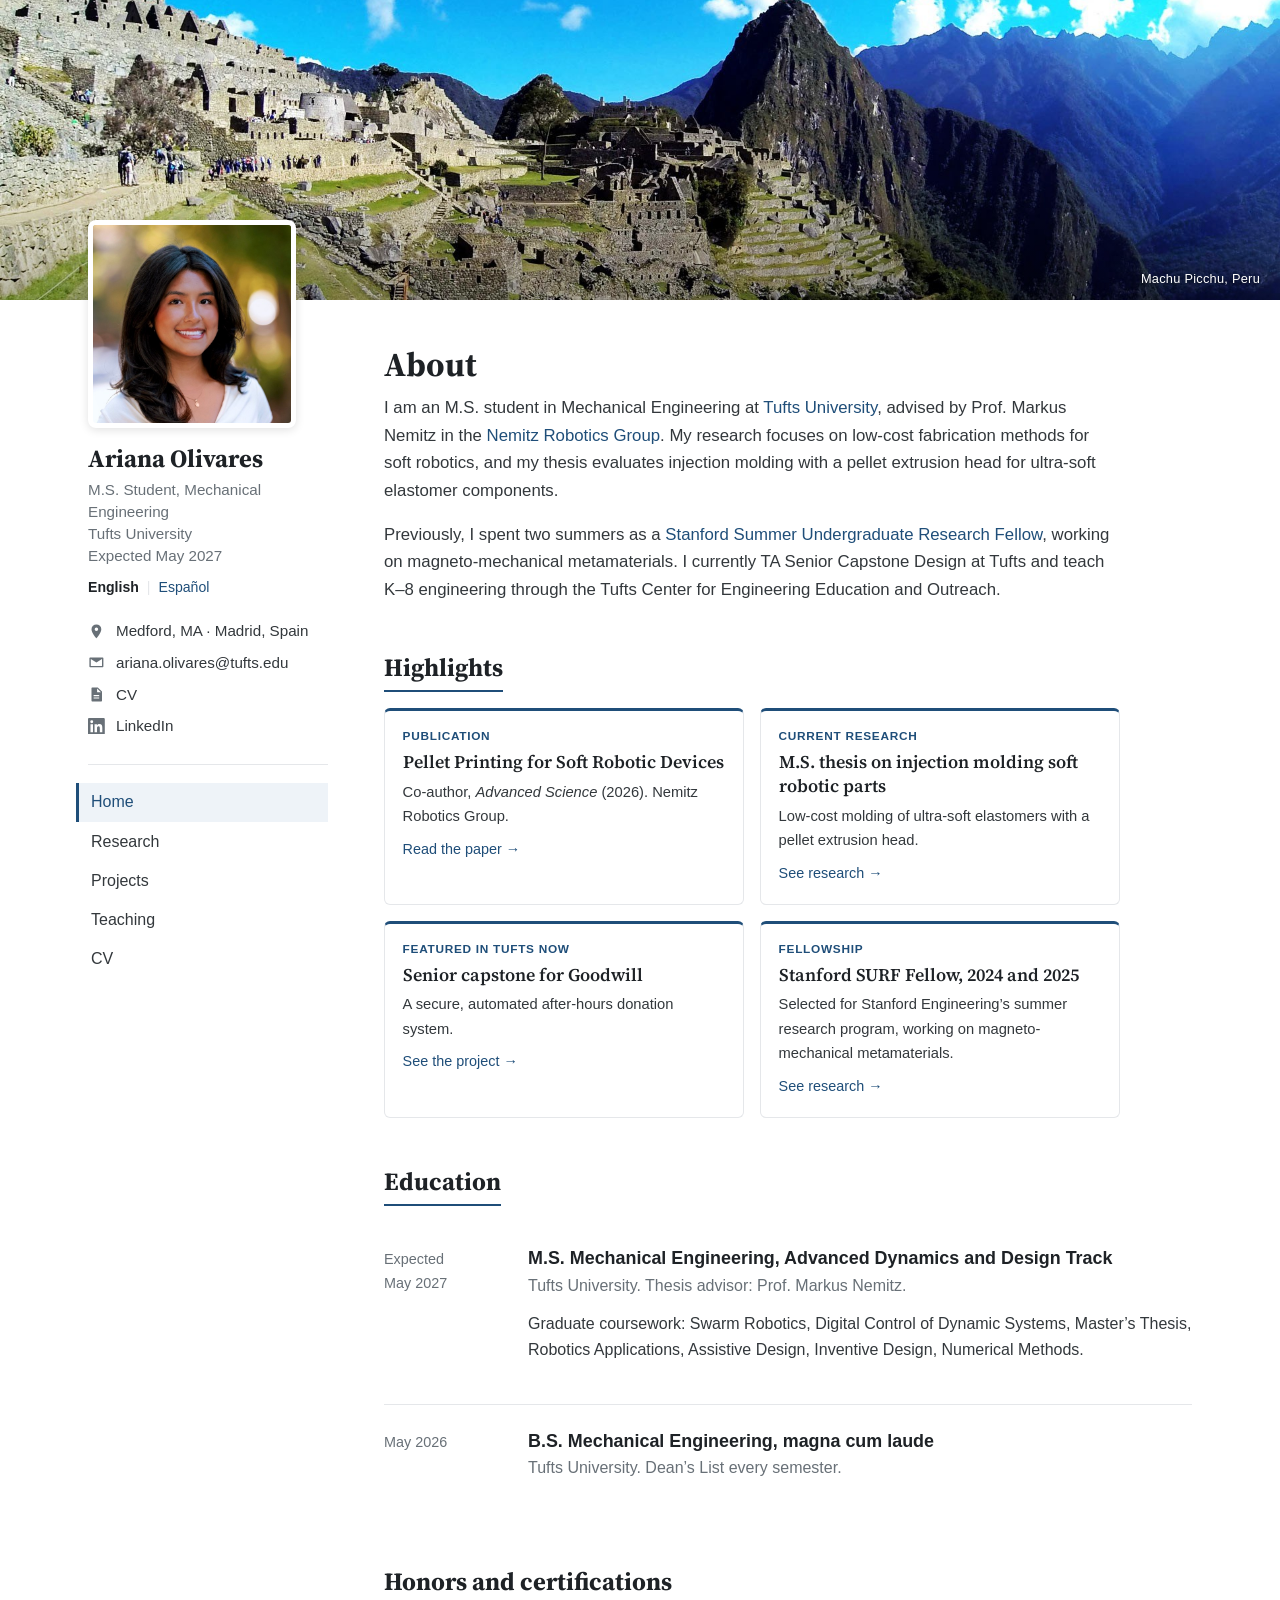
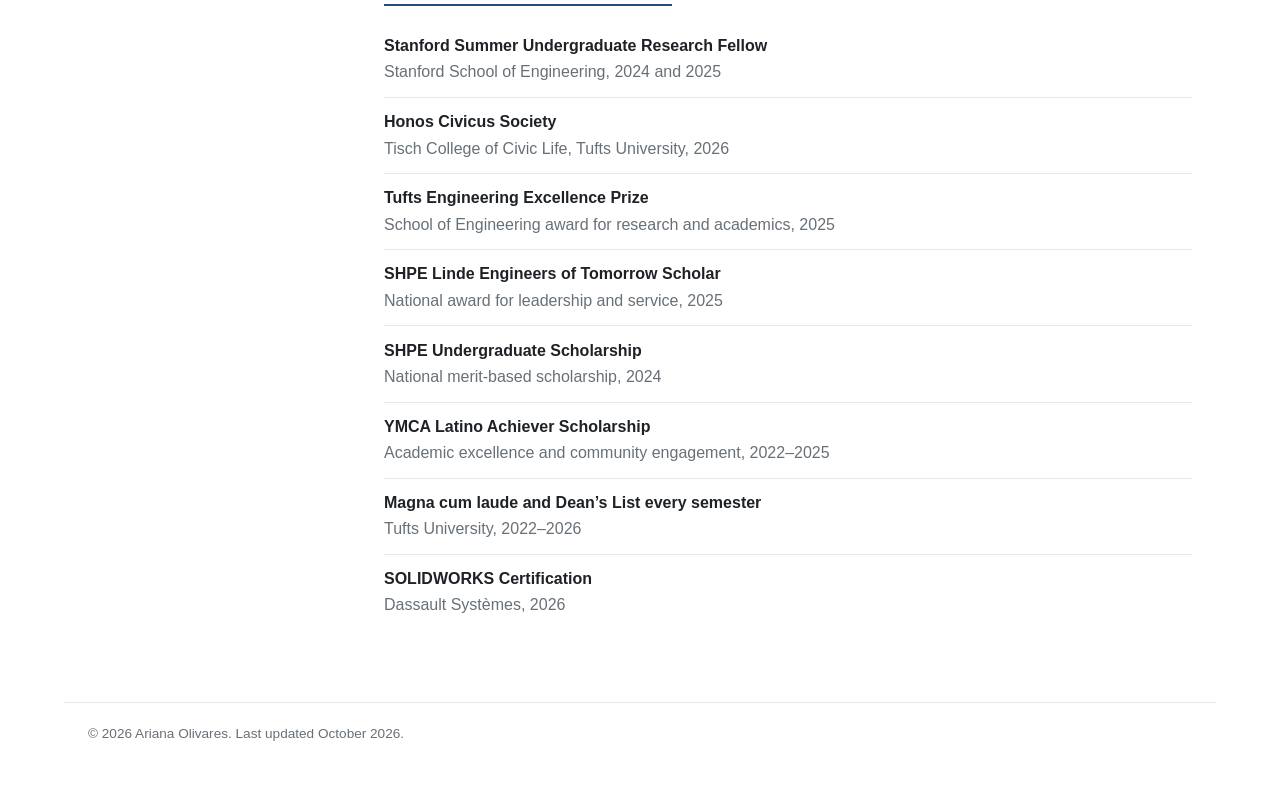
<file: index.html>
<!DOCTYPE html>
<html lang="en">
<head>
<meta charset="utf-8">
<meta name="color-scheme" content="light">
<meta name="viewport" content="width=device-width, initial-scale=1">
<title>Ariana Olivares | Mechanical Engineering, Tufts University</title>
<meta name="description" content="M.S. student in Mechanical Engineering at Tufts University (Nemitz Robotics Group), researching accessible fabrication methods for soft robotics.">
<link rel="alternate" hreflang="en" href="index.html">
<link rel="alternate" hreflang="es" href="index-es.html">
<link rel="preconnect" href="https://fonts.googleapis.com">
<link rel="preconnect" href="https://fonts.gstatic.com" crossorigin>
<link href="https://fonts.googleapis.com/css2?family=Source+Serif+4:opsz,wght@8..60,600;8..60,700&display=swap" rel="stylesheet">
<link rel="stylesheet" href="style.css">
</head>
<body>

<div class="banner tall">
  <img src="banner.jpg" alt="">
  <span class="banner-caption">Machu Picchu, Peru</span>
</div>

<div class="layout">

  <aside class="sidebar" aria-label="Profile">
    <div class="sidebar-inner">
      <img class="photo" src="profile.jpg" alt="Portrait of Ariana Olivares" width="600" height="600">
      <div>
        <p class="side-name">Ariana Olivares</p>
        <p class="side-role">M.S. Student, Mechanical Engineering<br>Tufts University<br>Expected May 2027</p>
        <p class="lang-switch" aria-label="Language"><span aria-current="true">English</span><span class="sep" aria-hidden="true">|</span><a href="index-es.html" hreflang="es" lang="es">Español</a></p>
      </div>
      <ul class="side-links">
        <li><svg viewBox="0 0 24 24" aria-hidden="true"><path d="M12 2a7 7 0 0 0-7 7c0 5.25 7 13 7 13s7-7.75 7-13a7 7 0 0 0-7-7zm0 9.5A2.5 2.5 0 1 1 12 6.5a2.5 2.5 0 0 1 0 5z"/></svg><span>Medford, MA · Madrid, Spain</span></li>
        <li><svg viewBox="0 0 24 24" aria-hidden="true"><path d="M3 5h18a1 1 0 0 1 1 1v12a1 1 0 0 1-1 1H3a1 1 0 0 1-1-1V6a1 1 0 0 1 1-1zm9 7.2L4 7.3V17h16V7.3l-8 4.9z"/></svg><a href="mailto:ariana.olivares@tufts.edu">ariana.olivares@tufts.edu</a></li>
        <!-- Phone: replace the number and remove the comment markers to show it
        <li><svg viewBox="0 0 24 24" aria-hidden="true"><path d="M6.6 10.8a15.1 15.1 0 0 0 6.6 6.6l2.2-2.2a1 1 0 0 1 1-.25 11.4 11.4 0 0 0 3.6.57 1 1 0 0 1 1 1V20a1 1 0 0 1-1 1A17 17 0 0 1 3 4a1 1 0 0 1 1-1h3.5a1 1 0 0 1 1 1c0 1.25.2 2.45.57 3.57a1 1 0 0 1-.25 1L6.6 10.8z"/></svg><a href="tel:+10000000000">(000) 000-0000</a></li>
        -->
        <li><svg viewBox="0 0 24 24" aria-hidden="true"><path d="M6 2h8l6 6v13a1 1 0 0 1-1 1H6a1 1 0 0 1-1-1V3a1 1 0 0 1 1-1zm7 1.5V9h5.5L13 3.5zM8 13v1.5h8V13H8zm0 3.5V18h8v-1.5H8z"/></svg><a href="cv.pdf">CV</a></li>
        <li><svg viewBox="0 0 24 24" aria-hidden="true"><path d="M20.45 20.45h-3.56v-5.57c0-1.33-.02-3.04-1.85-3.04-1.86 0-2.14 1.45-2.14 2.94v5.67H9.35V9h3.41v1.56h.05c.48-.9 1.64-1.85 3.37-1.85 3.6 0 4.27 2.37 4.27 5.46v6.28zM5.34 7.43a2.06 2.06 0 1 1 0-4.13 2.06 2.06 0 0 1 0 4.13zM7.12 20.45H3.56V9h3.56v11.45zM22.22 0H1.77C.79 0 0 .77 0 1.73v20.54C0 23.23.79 24 1.77 24h20.45c.98 0 1.78-.77 1.78-1.73V1.73C24 .77 23.2 0 22.22 0z"/></svg><a href="https://www.linkedin.com/in/ariana-olivaress">LinkedIn</a></li>
      </ul>
      <nav class="site-nav" aria-label="Site">
        <ul>
          <li><a href="index.html" aria-current="page">Home</a></li>
          <li><a href="research.html">Research</a></li>
          <li><a href="projects.html">Projects</a></li>
          <li><a href="teaching.html">Teaching</a></li>
          <li><a href="cv.pdf">CV</a></li>
        </ul>
      </nav>
    </div>
  </aside>

  <main>
    <section id="about" class="prose">
      <h1>About</h1>
      <p>I am an M.S. student in Mechanical Engineering at <a href="https://www.tufts.edu/">Tufts University</a>, advised by Prof. Markus Nemitz in the <a href="https://sites.tufts.edu/nemitz/">Nemitz Robotics Group</a>. My research focuses on low-cost fabrication methods for soft robotics, and my thesis evaluates injection molding with a pellet extrusion head for ultra-soft elastomer components.</p>
      <p>Previously, I spent two summers as a <a href="https://engineering.stanford.edu/SURF2025Cohort">Stanford Summer Undergraduate Research Fellow</a>, working on magneto-mechanical metamaterials. I currently TA Senior Capstone Design at Tufts and teach K–8 engineering through the Tufts Center for Engineering Education and Outreach.</p>
    </section>

    <section id="highlights">
      <h2>Highlights</h2>
      <div class="highlights">
        <a class="highlight" href="https://advanced.onlinelibrary.wiley.com/doi/10.1002/advs.202524237">
          <p class="card-kicker">Publication</p>
          <p class="card-title">Pellet Printing for Soft Robotic Devices</p>
          <p class="card-text">Co-author, <em>Advanced Science</em> (2026). Nemitz Robotics Group.</p>
          <span class="card-more">Read the paper</span>
        </a>
        <a class="highlight" href="research.html#thesis">
          <p class="card-kicker">Current research</p>
          <p class="card-title">M.S. thesis on injection molding soft robotic parts</p>
          <p class="card-text">Low-cost molding of ultra-soft elastomers with a pellet extrusion head.</p>
          <span class="card-more">See research</span>
        </a>
        <a class="highlight" href="projects.html#goodwill">
          <p class="card-kicker">Featured in Tufts Now</p>
          <p class="card-title">Senior capstone for Goodwill</p>
          <p class="card-text">A secure, automated after-hours donation system.</p>
          <span class="card-more">See the project</span>
        </a>
        <a class="highlight" href="research.html#conformal-metamaterials">
          <p class="card-kicker">Fellowship</p>
          <p class="card-title">Stanford SURF Fellow, 2024 and 2025</p>
          <p class="card-text">Selected for Stanford Engineering’s summer research program, working on magneto-mechanical metamaterials.</p>
          <span class="card-more">See research</span>
        </a>
      </div>
    </section>

    <section id="education">
      <h2>Education</h2>
      <article class="entry">
        <div class="when">Expected<br>May 2027</div>
        <div>
          <h3>M.S. Mechanical Engineering, Advanced Dynamics and Design Track</h3>
          <p class="where">Tufts University. Thesis advisor: Prof. Markus Nemitz.</p>
          <p>Graduate coursework: Swarm Robotics, Digital Control of Dynamic Systems, Master’s Thesis, Robotics Applications, Assistive Design, Inventive Design, Numerical Methods.</p>
        </div>
      </article>
      <article class="entry">
        <div class="when">May 2026</div>
        <div>
          <h3>B.S. Mechanical Engineering, magna cum laude</h3>
          <p class="where">Tufts University. Dean’s List every semester.</p>
        </div>
      </article>
    </section>

    <section id="honors">
      <h2>Honors and certifications</h2>
      <ul class="plain">
        <li><strong>Stanford Summer Undergraduate Research Fellow</strong><br><span class="detail">Stanford School of Engineering, 2024 and 2025</span></li>
        <li><strong>Honos Civicus Society</strong><br><span class="detail">Tisch College of Civic Life, Tufts University, 2026</span></li>
        <li><strong>Tufts Engineering Excellence Prize</strong><br><span class="detail">School of Engineering award for research and academics, 2025</span></li>
        <li><strong>SHPE Linde Engineers of Tomorrow Scholar</strong><br><span class="detail">National award for leadership and service, 2025</span></li>
        <li><strong>SHPE Undergraduate Scholarship</strong><br><span class="detail">National merit-based scholarship, 2024</span></li>
        <li><strong>YMCA Latino Achiever Scholarship</strong><br><span class="detail">Academic excellence and community engagement, 2022–2025</span></li>
        <li><strong>Magna cum laude and Dean’s List every semester</strong><br><span class="detail">Tufts University, 2022–2026</span></li>
        <!-- Replace with the exact certification name, e.g. CSWA -->
        <li><strong>SOLIDWORKS Certification</strong><br><span class="detail">Dassault Systèmes, 2026</span></li>
      </ul>
    </section>
  </main>

</div>

<footer>
  © 2026 Ariana Olivares. Last updated October 2026.
</footer>

</body>
</html>
</file>
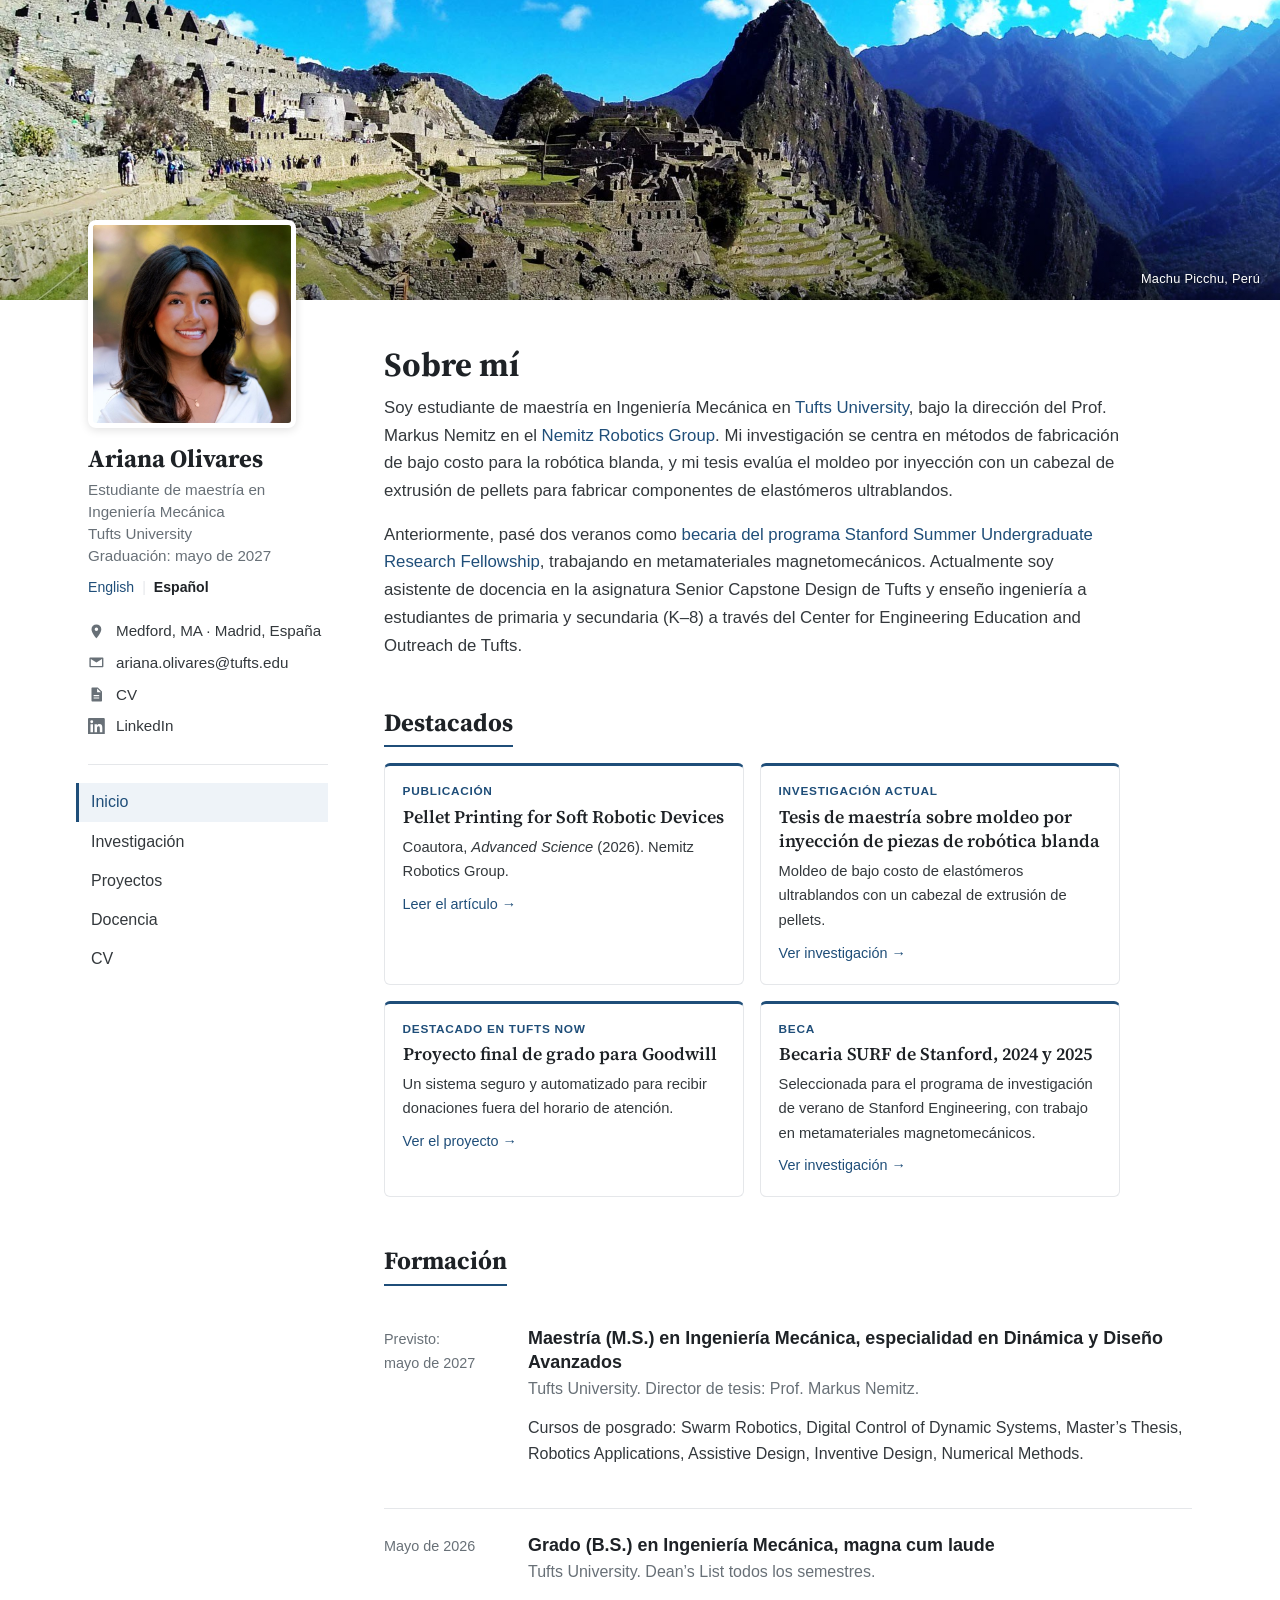
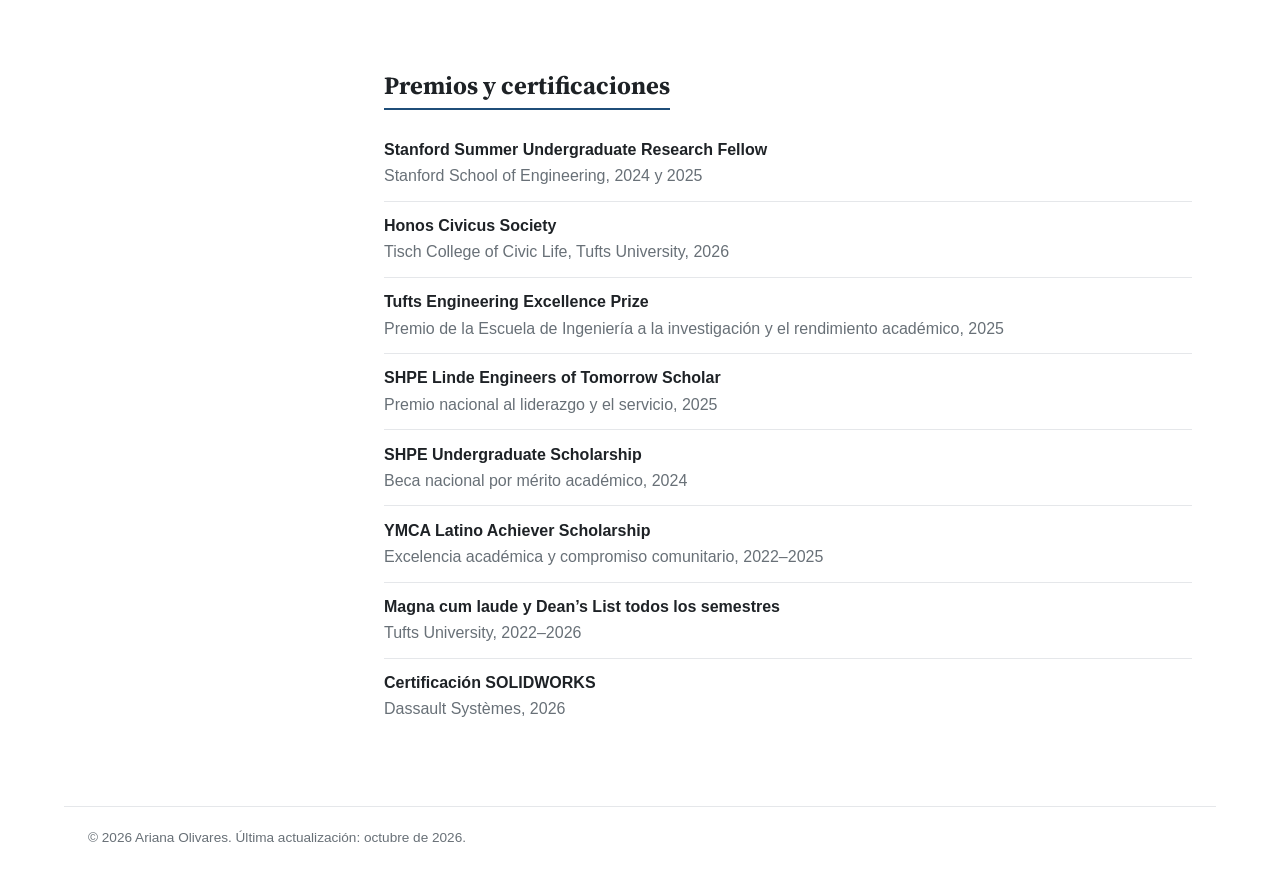
<file: index-es.html>
<!DOCTYPE html>
<html lang="es">
<head>
<meta charset="utf-8">
<meta name="color-scheme" content="light">
<meta name="viewport" content="width=device-width, initial-scale=1">
<title>Ariana Olivares | Ingeniería Mecánica, Tufts University</title>
<meta name="description" content="Estudiante de maestría en Ingeniería Mecánica en Tufts University (Nemitz Robotics Group). Investiga métodos de fabricación accesibles para la robótica blanda.">
<link rel="alternate" hreflang="en" href="index.html">
<link rel="alternate" hreflang="es" href="index-es.html">
<link rel="preconnect" href="https://fonts.googleapis.com">
<link rel="preconnect" href="https://fonts.gstatic.com" crossorigin>
<link href="https://fonts.googleapis.com/css2?family=Source+Serif+4:opsz,wght@8..60,600;8..60,700&display=swap" rel="stylesheet">
<link rel="stylesheet" href="style.css">
</head>
<body>

<div class="banner tall">
  <img src="banner.jpg" alt="">
  <span class="banner-caption">Machu Picchu, Perú</span>
</div>

<div class="layout">

  <aside class="sidebar" aria-label="Perfil">
    <div class="sidebar-inner">
      <img class="photo" src="profile.jpg" alt="Retrato de Ariana Olivares" width="600" height="600">
      <div>
        <p class="side-name">Ariana Olivares</p>
        <p class="side-role">Estudiante de maestría en Ingeniería Mecánica<br>Tufts University<br>Graduación: mayo de 2027</p>
        <p class="lang-switch" aria-label="Idioma"><a href="index.html" hreflang="en" lang="en">English</a><span class="sep" aria-hidden="true">|</span><span aria-current="true">Español</span></p>
      </div>
      <ul class="side-links">
        <li><svg viewBox="0 0 24 24" aria-hidden="true"><path d="M12 2a7 7 0 0 0-7 7c0 5.25 7 13 7 13s7-7.75 7-13a7 7 0 0 0-7-7zm0 9.5A2.5 2.5 0 1 1 12 6.5a2.5 2.5 0 0 1 0 5z"/></svg><span>Medford, MA · Madrid, España</span></li>
        <li><svg viewBox="0 0 24 24" aria-hidden="true"><path d="M3 5h18a1 1 0 0 1 1 1v12a1 1 0 0 1-1 1H3a1 1 0 0 1-1-1V6a1 1 0 0 1 1-1zm9 7.2L4 7.3V17h16V7.3l-8 4.9z"/></svg><a href="mailto:ariana.olivares@tufts.edu">ariana.olivares@tufts.edu</a></li>
        <!-- Phone: replace the number and remove the comment markers to show it
        <li><svg viewBox="0 0 24 24" aria-hidden="true"><path d="M6.6 10.8a15.1 15.1 0 0 0 6.6 6.6l2.2-2.2a1 1 0 0 1 1-.25 11.4 11.4 0 0 0 3.6.57 1 1 0 0 1 1 1V20a1 1 0 0 1-1 1A17 17 0 0 1 3 4a1 1 0 0 1 1-1h3.5a1 1 0 0 1 1 1c0 1.25.2 2.45.57 3.57a1 1 0 0 1-.25 1L6.6 10.8z"/></svg><a href="tel:+10000000000">(000) 000-0000</a></li>
        -->
        <li><svg viewBox="0 0 24 24" aria-hidden="true"><path d="M6 2h8l6 6v13a1 1 0 0 1-1 1H6a1 1 0 0 1-1-1V3a1 1 0 0 1 1-1zm7 1.5V9h5.5L13 3.5zM8 13v1.5h8V13H8zm0 3.5V18h8v-1.5H8z"/></svg><a href="cv.pdf">CV</a></li>
        <li><svg viewBox="0 0 24 24" aria-hidden="true"><path d="M20.45 20.45h-3.56v-5.57c0-1.33-.02-3.04-1.85-3.04-1.86 0-2.14 1.45-2.14 2.94v5.67H9.35V9h3.41v1.56h.05c.48-.9 1.64-1.85 3.37-1.85 3.6 0 4.27 2.37 4.27 5.46v6.28zM5.34 7.43a2.06 2.06 0 1 1 0-4.13 2.06 2.06 0 0 1 0 4.13zM7.12 20.45H3.56V9h3.56v11.45zM22.22 0H1.77C.79 0 0 .77 0 1.73v20.54C0 23.23.79 24 1.77 24h20.45c.98 0 1.78-.77 1.78-1.73V1.73C24 .77 23.2 0 22.22 0z"/></svg><a href="https://www.linkedin.com/in/ariana-olivaress">LinkedIn</a></li>
      </ul>
      <nav class="site-nav" aria-label="Sitio">
        <ul>
          <li><a href="index-es.html" aria-current="page">Inicio</a></li>
          <li><a href="research-es.html">Investigación</a></li>
          <li><a href="projects-es.html">Proyectos</a></li>
          <li><a href="teaching-es.html">Docencia</a></li>
          <li><a href="cv.pdf">CV</a></li>
        </ul>
      </nav>
    </div>
  </aside>

  <main>
    <section id="about" class="prose">
      <h1>Sobre mí</h1>
      <p>Soy estudiante de maestría en Ingeniería Mecánica en <a href="https://www.tufts.edu/">Tufts University</a>, bajo la dirección del Prof. Markus Nemitz en el <a href="https://sites.tufts.edu/nemitz/">Nemitz Robotics Group</a>. Mi investigación se centra en métodos de fabricación de bajo costo para la robótica blanda, y mi tesis evalúa el moldeo por inyección con un cabezal de extrusión de pellets para fabricar componentes de elastómeros ultrablandos.</p>
      <p>Anteriormente, pasé dos veranos como <a href="https://engineering.stanford.edu/SURF2025Cohort">becaria del programa Stanford Summer Undergraduate Research Fellowship</a>, trabajando en metamateriales magnetomecánicos. Actualmente soy asistente de docencia en la asignatura Senior Capstone Design de Tufts y enseño ingeniería a estudiantes de primaria y secundaria (K–8) a través del Center for Engineering Education and Outreach de Tufts.</p>
    </section>

    <section id="highlights">
      <h2>Destacados</h2>
      <div class="highlights">
        <a class="highlight" href="https://advanced.onlinelibrary.wiley.com/doi/10.1002/advs.202524237">
          <p class="card-kicker">Publicación</p>
          <p class="card-title">Pellet Printing for Soft Robotic Devices</p>
          <p class="card-text">Coautora, <em>Advanced Science</em> (2026). Nemitz Robotics Group.</p>
          <span class="card-more">Leer el artículo</span>
        </a>
        <a class="highlight" href="research-es.html#thesis">
          <p class="card-kicker">Investigación actual</p>
          <p class="card-title">Tesis de maestría sobre moldeo por inyección de piezas de robótica blanda</p>
          <p class="card-text">Moldeo de bajo costo de elastómeros ultrablandos con un cabezal de extrusión de pellets.</p>
          <span class="card-more">Ver investigación</span>
        </a>
        <a class="highlight" href="projects-es.html#goodwill">
          <p class="card-kicker">Destacado en Tufts Now</p>
          <p class="card-title">Proyecto final de grado para Goodwill</p>
          <p class="card-text">Un sistema seguro y automatizado para recibir donaciones fuera del horario de atención.</p>
          <span class="card-more">Ver el proyecto</span>
        </a>
        <a class="highlight" href="research-es.html#conformal-metamaterials">
          <p class="card-kicker">Beca</p>
          <p class="card-title">Becaria SURF de Stanford, 2024 y 2025</p>
          <p class="card-text">Seleccionada para el programa de investigación de verano de Stanford Engineering, con trabajo en metamateriales magnetomecánicos.</p>
          <span class="card-more">Ver investigación</span>
        </a>
      </div>
    </section>

    <section id="education">
      <h2>Formación</h2>
      <article class="entry">
        <div class="when">Previsto:<br>mayo de 2027</div>
        <div>
          <h3>Maestría (M.S.) en Ingeniería Mecánica, especialidad en Dinámica y Diseño Avanzados</h3>
          <p class="where">Tufts University. Director de tesis: Prof. Markus Nemitz.</p>
          <p>Cursos de posgrado: Swarm Robotics, Digital Control of Dynamic Systems, Master’s Thesis, Robotics Applications, Assistive Design, Inventive Design, Numerical Methods.</p>
        </div>
      </article>
      <article class="entry">
        <div class="when">Mayo de 2026</div>
        <div>
          <h3>Grado (B.S.) en Ingeniería Mecánica, magna cum laude</h3>
          <p class="where">Tufts University. Dean’s List todos los semestres.</p>
        </div>
      </article>
    </section>

    <section id="honors">
      <h2>Premios y certificaciones</h2>
      <ul class="plain">
        <li><strong>Stanford Summer Undergraduate Research Fellow</strong><br><span class="detail">Stanford School of Engineering, 2024 y 2025</span></li>
        <li><strong>Honos Civicus Society</strong><br><span class="detail">Tisch College of Civic Life, Tufts University, 2026</span></li>
        <li><strong>Tufts Engineering Excellence Prize</strong><br><span class="detail">Premio de la Escuela de Ingeniería a la investigación y el rendimiento académico, 2025</span></li>
        <li><strong>SHPE Linde Engineers of Tomorrow Scholar</strong><br><span class="detail">Premio nacional al liderazgo y el servicio, 2025</span></li>
        <li><strong>SHPE Undergraduate Scholarship</strong><br><span class="detail">Beca nacional por mérito académico, 2024</span></li>
        <li><strong>YMCA Latino Achiever Scholarship</strong><br><span class="detail">Excelencia académica y compromiso comunitario, 2022–2025</span></li>
        <li><strong>Magna cum laude y Dean’s List todos los semestres</strong><br><span class="detail">Tufts University, 2022–2026</span></li>
        <!-- Replace with the exact certification name, e.g. CSWA -->
        <li><strong>Certificación SOLIDWORKS</strong><br><span class="detail">Dassault Systèmes, 2026</span></li>
      </ul>
    </section>
  </main>

</div>

<footer>
  © 2026 Ariana Olivares. Última actualización: octubre de 2026.
</footer>

</body>
</html>
</file>
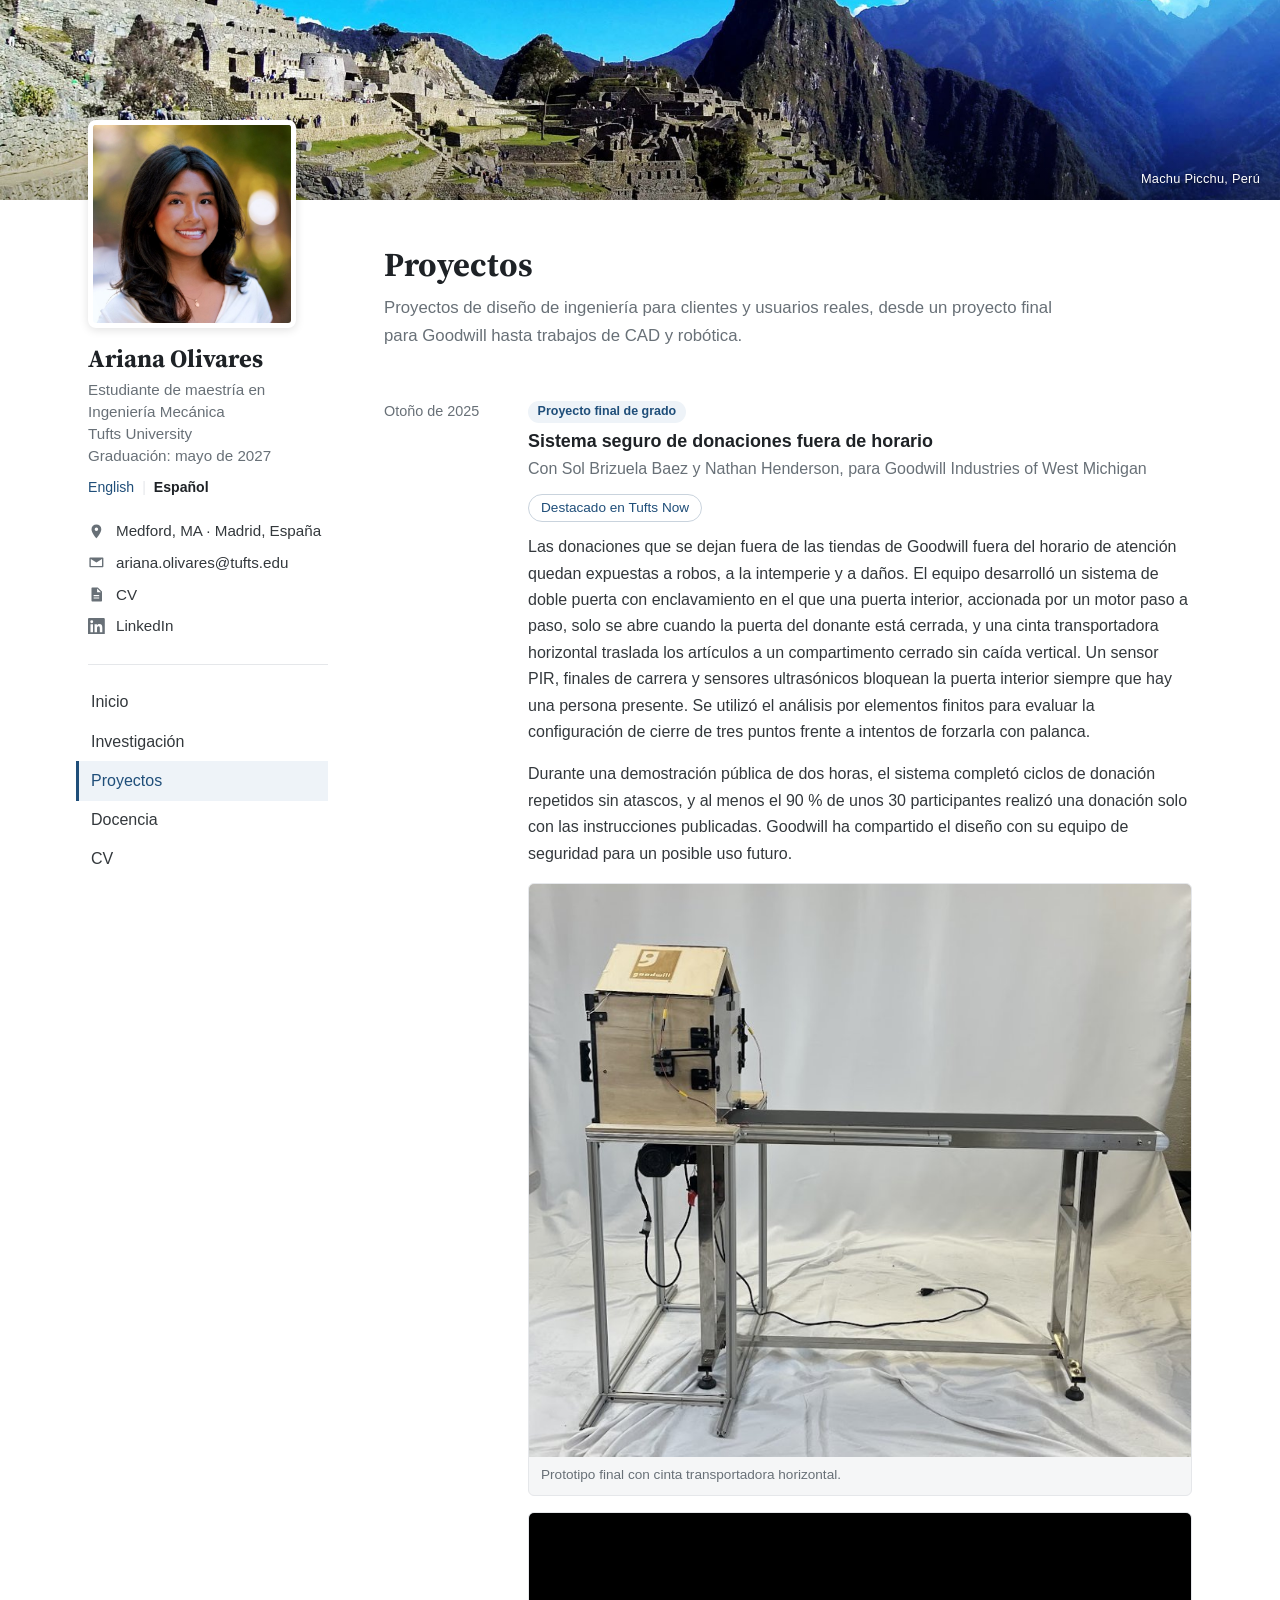
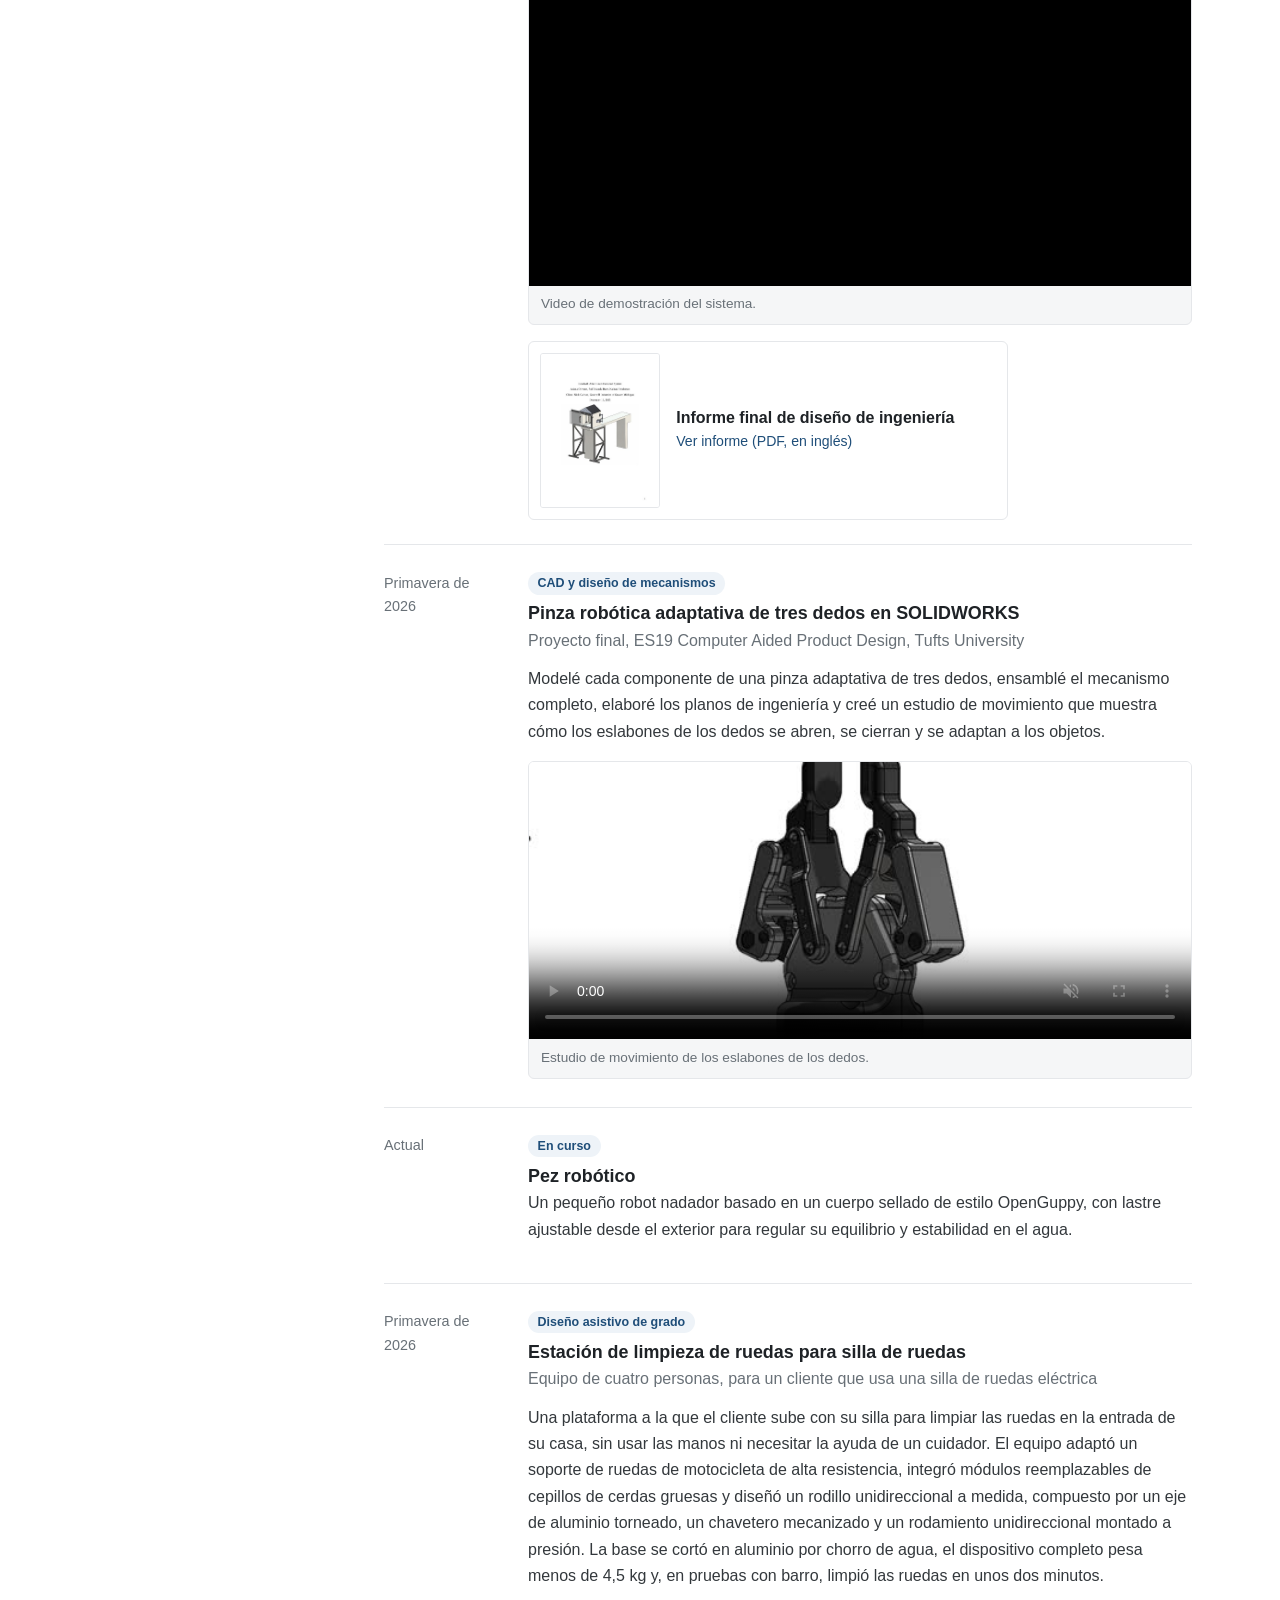
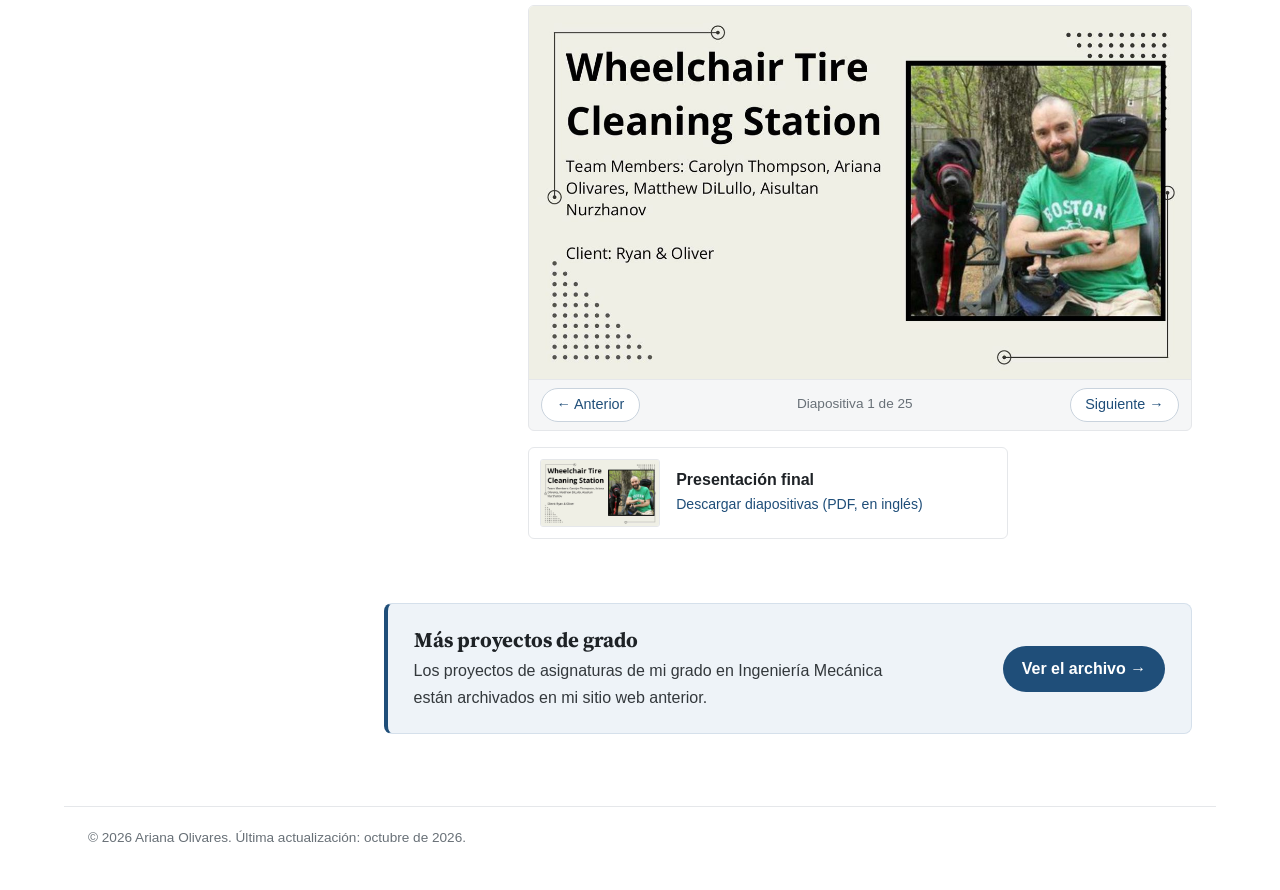
<file: projects-es.html>
<!DOCTYPE html>
<html lang="es">
<head>
<meta charset="utf-8">
<meta name="color-scheme" content="light">
<meta name="viewport" content="width=device-width, initial-scale=1">
<title>Proyectos | Ariana Olivares</title>
<meta name="description" content="Proyectos de diseño de ingeniería de Ariana Olivares.">
<link rel="alternate" hreflang="en" href="projects.html">
<link rel="alternate" hreflang="es" href="projects-es.html">
<link rel="preconnect" href="https://fonts.googleapis.com">
<link rel="preconnect" href="https://fonts.gstatic.com" crossorigin>
<link href="https://fonts.googleapis.com/css2?family=Source+Serif+4:opsz,wght@8..60,600;8..60,700&display=swap" rel="stylesheet">
<link rel="stylesheet" href="style.css">
</head>
<body>

<div class="banner">
  <img src="banner.jpg" alt="">
  <span class="banner-caption">Machu Picchu, Perú</span>
</div>

<div class="layout">

  <aside class="sidebar" aria-label="Perfil">
    <div class="sidebar-inner">
      <img class="photo" src="profile.jpg" alt="Retrato de Ariana Olivares" width="600" height="600">
      <div>
        <p class="side-name">Ariana Olivares</p>
        <p class="side-role">Estudiante de maestría en Ingeniería Mecánica<br>Tufts University<br>Graduación: mayo de 2027</p>
        <p class="lang-switch" aria-label="Idioma"><a href="projects.html" hreflang="en" lang="en">English</a><span class="sep" aria-hidden="true">|</span><span aria-current="true">Español</span></p>
      </div>
      <ul class="side-links">
        <li><svg viewBox="0 0 24 24" aria-hidden="true"><path d="M12 2a7 7 0 0 0-7 7c0 5.25 7 13 7 13s7-7.75 7-13a7 7 0 0 0-7-7zm0 9.5A2.5 2.5 0 1 1 12 6.5a2.5 2.5 0 0 1 0 5z"/></svg><span>Medford, MA · Madrid, España</span></li>
        <li><svg viewBox="0 0 24 24" aria-hidden="true"><path d="M3 5h18a1 1 0 0 1 1 1v12a1 1 0 0 1-1 1H3a1 1 0 0 1-1-1V6a1 1 0 0 1 1-1zm9 7.2L4 7.3V17h16V7.3l-8 4.9z"/></svg><a href="mailto:ariana.olivares@tufts.edu">ariana.olivares@tufts.edu</a></li>
        <!-- Phone: replace the number and remove the comment markers to show it
        <li><svg viewBox="0 0 24 24" aria-hidden="true"><path d="M6.6 10.8a15.1 15.1 0 0 0 6.6 6.6l2.2-2.2a1 1 0 0 1 1-.25 11.4 11.4 0 0 0 3.6.57 1 1 0 0 1 1 1V20a1 1 0 0 1-1 1A17 17 0 0 1 3 4a1 1 0 0 1 1-1h3.5a1 1 0 0 1 1 1c0 1.25.2 2.45.57 3.57a1 1 0 0 1-.25 1L6.6 10.8z"/></svg><a href="tel:+10000000000">(000) 000-0000</a></li>
        -->
        <li><svg viewBox="0 0 24 24" aria-hidden="true"><path d="M6 2h8l6 6v13a1 1 0 0 1-1 1H6a1 1 0 0 1-1-1V3a1 1 0 0 1 1-1zm7 1.5V9h5.5L13 3.5zM8 13v1.5h8V13H8zm0 3.5V18h8v-1.5H8z"/></svg><a href="cv.pdf">CV</a></li>
        <li><svg viewBox="0 0 24 24" aria-hidden="true"><path d="M20.45 20.45h-3.56v-5.57c0-1.33-.02-3.04-1.85-3.04-1.86 0-2.14 1.45-2.14 2.94v5.67H9.35V9h3.41v1.56h.05c.48-.9 1.64-1.85 3.37-1.85 3.6 0 4.27 2.37 4.27 5.46v6.28zM5.34 7.43a2.06 2.06 0 1 1 0-4.13 2.06 2.06 0 0 1 0 4.13zM7.12 20.45H3.56V9h3.56v11.45zM22.22 0H1.77C.79 0 0 .77 0 1.73v20.54C0 23.23.79 24 1.77 24h20.45c.98 0 1.78-.77 1.78-1.73V1.73C24 .77 23.2 0 22.22 0z"/></svg><a href="https://www.linkedin.com/in/ariana-olivaress">LinkedIn</a></li>
      </ul>
      <nav class="site-nav" aria-label="Sitio">
        <ul>
          <li><a href="index-es.html">Inicio</a></li>
          <li><a href="research-es.html">Investigación</a></li>
          <li><a href="projects-es.html" aria-current="page">Proyectos</a></li>
          <li><a href="teaching-es.html">Docencia</a></li>
          <li><a href="cv.pdf">CV</a></li>
        </ul>
      </nav>
    </div>
  </aside>

  <main>
    <h1>Proyectos</h1>
    <p class="lede">Proyectos de diseño de ingeniería para clientes y usuarios reales, desde un proyecto final para Goodwill hasta trabajos de CAD y robótica.</p>

    <article class="entry" id="goodwill">
      <div class="when">Otoño de 2025</div>
      <div>
        <span class="tag">Proyecto final de grado</span>
        <h3>Sistema seguro de donaciones fuera de horario</h3>
        <p class="where">Con Sol Brizuela Baez y Nathan Henderson, para Goodwill Industries of West Michigan</p>
        <div class="links-row"><a class="pill" href="https://now.tufts.edu/2026/09/24/engineering-real-world">Destacado en Tufts Now</a></div>
        <p>Las donaciones que se dejan fuera de las tiendas de Goodwill fuera del horario de atención quedan expuestas a robos, a la intemperie y a daños. El equipo desarrolló un sistema de doble puerta con enclavamiento en el que una puerta interior, accionada por un motor paso a paso, solo se abre cuando la puerta del donante está cerrada, y una cinta transportadora horizontal traslada los artículos a un compartimento cerrado sin caída vertical. Un sensor PIR, finales de carrera y sensores ultrasónicos bloquean la puerta interior siempre que hay una persona presente. Se utilizó el análisis por elementos finitos para evaluar la configuración de cierre de tres puntos frente a intentos de forzarla con palanca.</p>
        <p>Durante una demostración pública de dos horas, el sistema completó ciclos de donación repetidos sin atascos, y al menos el 90 % de unos 30 participantes realizó una donación solo con las instrucciones publicadas. Goodwill ha compartido el diseño con su equipo de seguridad para un posible uso futuro.</p>
        <div class="gallery one">
          <figure>
            <img src="goodwill.jpg" alt="Prototipo final del sistema de donaciones con puerta exterior y cinta transportadora">
            <figcaption>Prototipo final con cinta transportadora horizontal.</figcaption>
          </figure>
        </div>
        <div class="gallery one">
          <figure>
            <div class="video-embed">
              <iframe src="https://www.youtube-nocookie.com/embed/ZXyD4t2Kzso" title="Video de demostración del sistema de donaciones fuera de horario de Goodwill" loading="lazy" allow="accelerometer; clipboard-write; encrypted-media; gyroscope; picture-in-picture" allowfullscreen></iframe>
            </div>
            <figcaption>Video de demostración del sistema.</figcaption>
          </figure>
        </div>
        <a class="poster" href="capstone-report.pdf">
          <img src="capstone-report-cover.jpg" alt="">
          <div><strong>Informe final de diseño de ingeniería</strong><span>Ver informe (PDF, en inglés)</span></div>
        </a>
      </div>
    </article>

    <article class="entry" id="gripper">
      <div class="when">Primavera de 2026</div>
      <div>
        <span class="tag">CAD y diseño de mecanismos</span>
        <h3>Pinza robótica adaptativa de tres dedos en SOLIDWORKS</h3>
        <p class="where">Proyecto final, ES19 Computer Aided Product Design, Tufts University</p>
        <p>Modelé cada componente de una pinza adaptativa de tres dedos, ensamblé el mecanismo completo, elaboré los planos de ingeniería y creé un estudio de movimiento que muestra cómo los eslabones de los dedos se abren, se cierran y se adaptan a los objetos.</p>
        <div class="gallery one">
          <figure>
            <video src="gripper.mp4" poster="gripper-poster.jpg" controls muted loop playsinline preload="metadata" aria-label="Animación de una pinza de tres dedos abriéndose y cerrándose" style="background:#fff"></video>
            <figcaption>Estudio de movimiento de los eslabones de los dedos.</figcaption>
          </figure>
        </div>
      </div>
    </article>

    <article class="entry" id="robot-fish">
      <div class="when">Actual</div>
      <div>
        <span class="tag">En curso</span>
        <h3>Pez robótico</h3>
        <p>Un pequeño robot nadador basado en un cuerpo sellado de estilo OpenGuppy, con lastre ajustable desde el exterior para regular su equilibrio y estabilidad en el agua.</p>
      </div>
    </article>

    <article class="entry" id="wheelchair">
      <div class="when">Primavera de 2026</div>
      <div>
        <span class="tag">Diseño asistivo de grado</span>
        <h3>Estación de limpieza de ruedas para silla de ruedas</h3>
        <p class="where">Equipo de cuatro personas, para un cliente que usa una silla de ruedas eléctrica</p>
        <p>Una plataforma a la que el cliente sube con su silla para limpiar las ruedas en la entrada de su casa, sin usar las manos ni necesitar la ayuda de un cuidador. El equipo adaptó un soporte de ruedas de motocicleta de alta resistencia, integró módulos reemplazables de cepillos de cerdas gruesas y diseñó un rodillo unidireccional a medida, compuesto por un eje de aluminio torneado, un chavetero mecanizado y un rodamiento unidireccional montado a presión. La base se cortó en aluminio por chorro de agua, el dispositivo completo pesa menos de 4,5 kg y, en pruebas con barro, limpió las ruedas en unos dos minutos.</p>
        <div class="slides" id="wheelchair-slides" tabindex="0" aria-label="Diapositivas de la presentación; usa las flechas del teclado o los botones para cambiar de diapositiva">
          <img src="wheelchair-slide-01.jpg" alt="Presentación de la estación de limpieza de ruedas, diapositiva 1 de 25" width="1280" height="720">
          <div class="slides-bar">
            <button type="button" data-dir="prev">← Anterior</button>
            <span class="slides-count" aria-live="polite">Diapositiva 1 de 25</span>
            <button type="button" data-dir="next">Siguiente →</button>
          </div>
        </div>
        <a class="poster" href="wheelchair-slides.pdf">
          <img src="wheelchair-slide-01.jpg" alt="">
          <div><strong>Presentación final</strong><span>Descargar diapositivas (PDF, en inglés)</span></div>
        </a>
      </div>
    </article>

    <aside class="archive-callout" aria-labelledby="archive-h">
      <div>
        <h2 id="archive-h">Más proyectos de grado</h2>
        <p>Los proyectos de asignaturas de mi grado en Ingeniería Mecánica están archivados en mi sitio web anterior.</p>
      </div>
      <a class="archive-btn" href="https://sites.google.com/view/arianaolivares/projects">Ver el archivo →</a>
    </aside>
  </main>

</div>

<footer>
  © 2026 Ariana Olivares. Última actualización: octubre de 2026.
</footer>

<script>
(function () {
  var viewer = document.getElementById('wheelchair-slides');
  if (!viewer) return;
  var total = 25, i = 1;
  var img = viewer.querySelector('img');
  var count = viewer.querySelector('.slides-count');
  function show(n) {
    i = (n - 1 + total) % total + 1;
    var num = i < 10 ? '0' + i : '' + i;
    img.src = 'wheelchair-slide-' + num + '.jpg';
    img.alt = 'Presentación de la estación de limpieza de ruedas, diapositiva ' + i + ' de ' + total;
    count.textContent = 'Diapositiva ' + i + ' de ' + total;
  }
  viewer.querySelector('[data-dir="prev"]').addEventListener('click', function () { show(i - 1); });
  viewer.querySelector('[data-dir="next"]').addEventListener('click', function () { show(i + 1); });
  viewer.addEventListener('keydown', function (e) {
    if (e.key === 'ArrowLeft') { show(i - 1); e.preventDefault(); }
    if (e.key === 'ArrowRight') { show(i + 1); e.preventDefault(); }
  });
})();
</script>
</body>
</html>
</file>
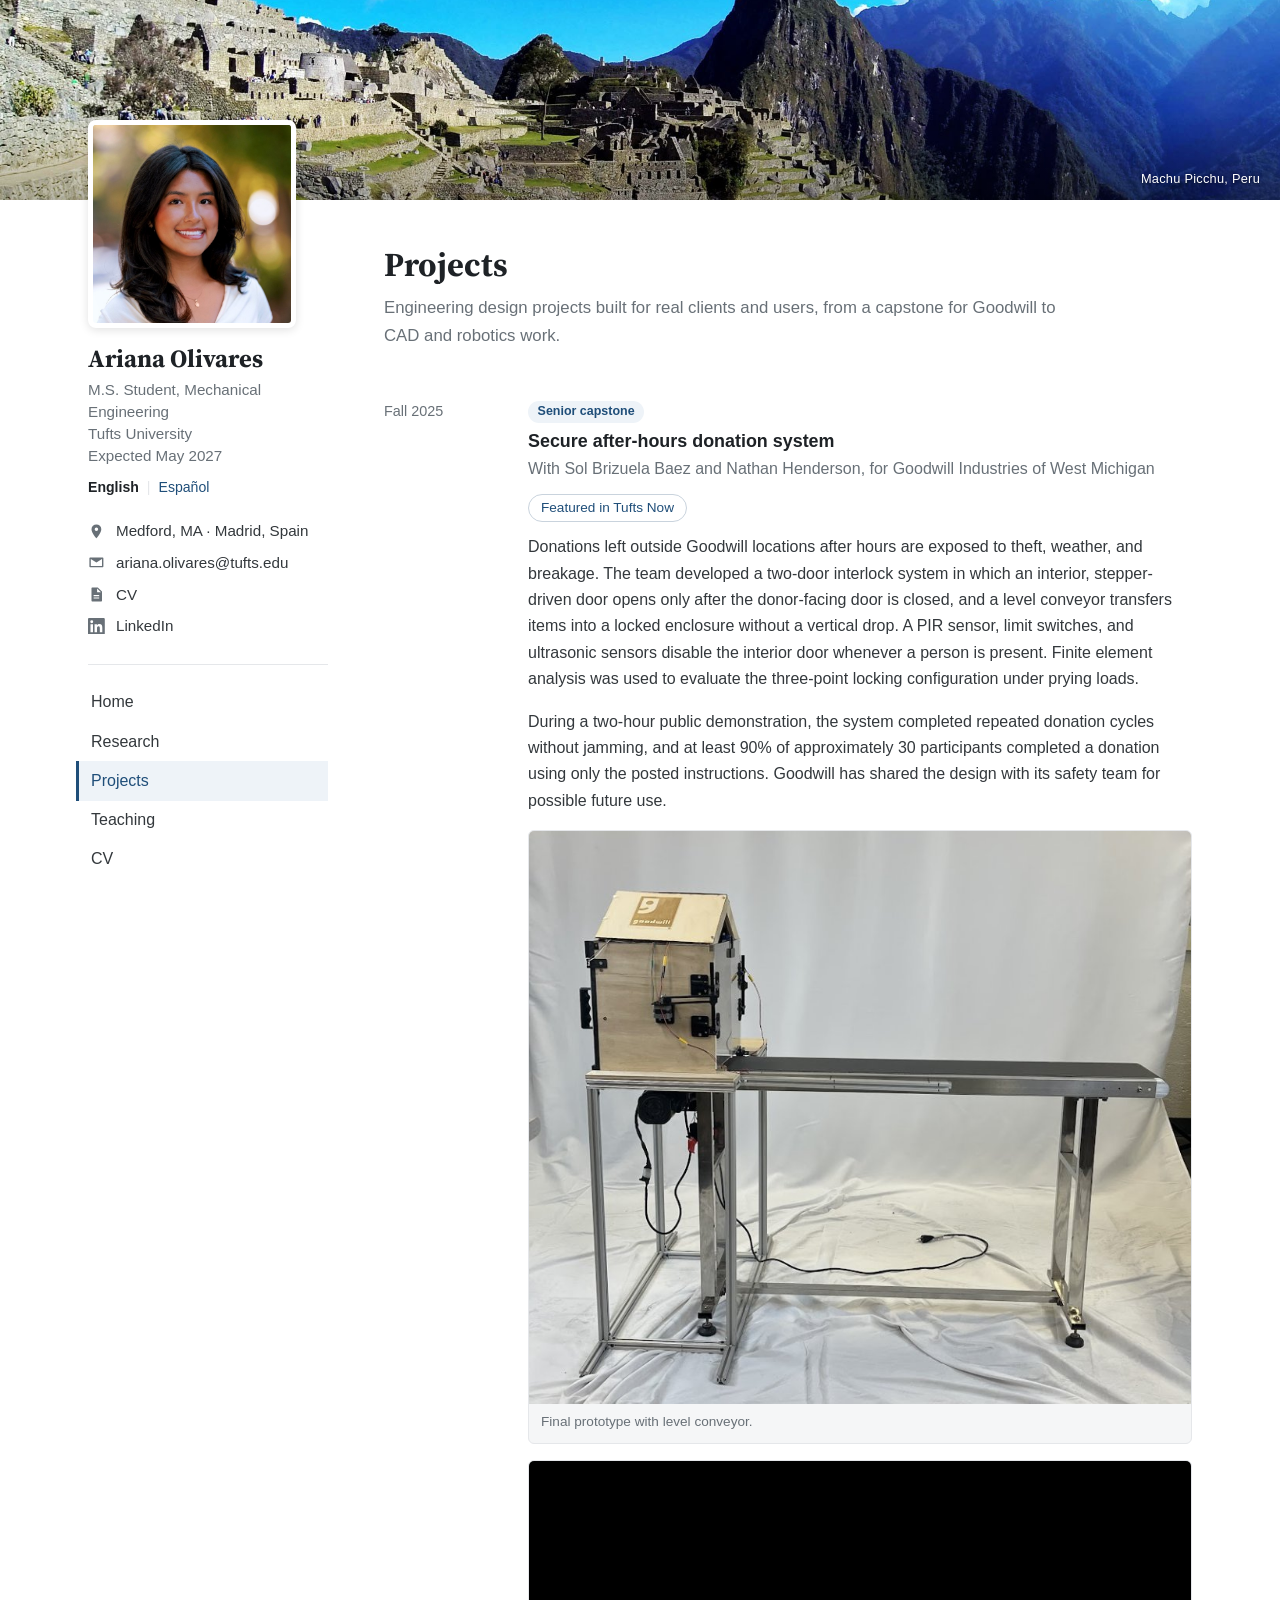
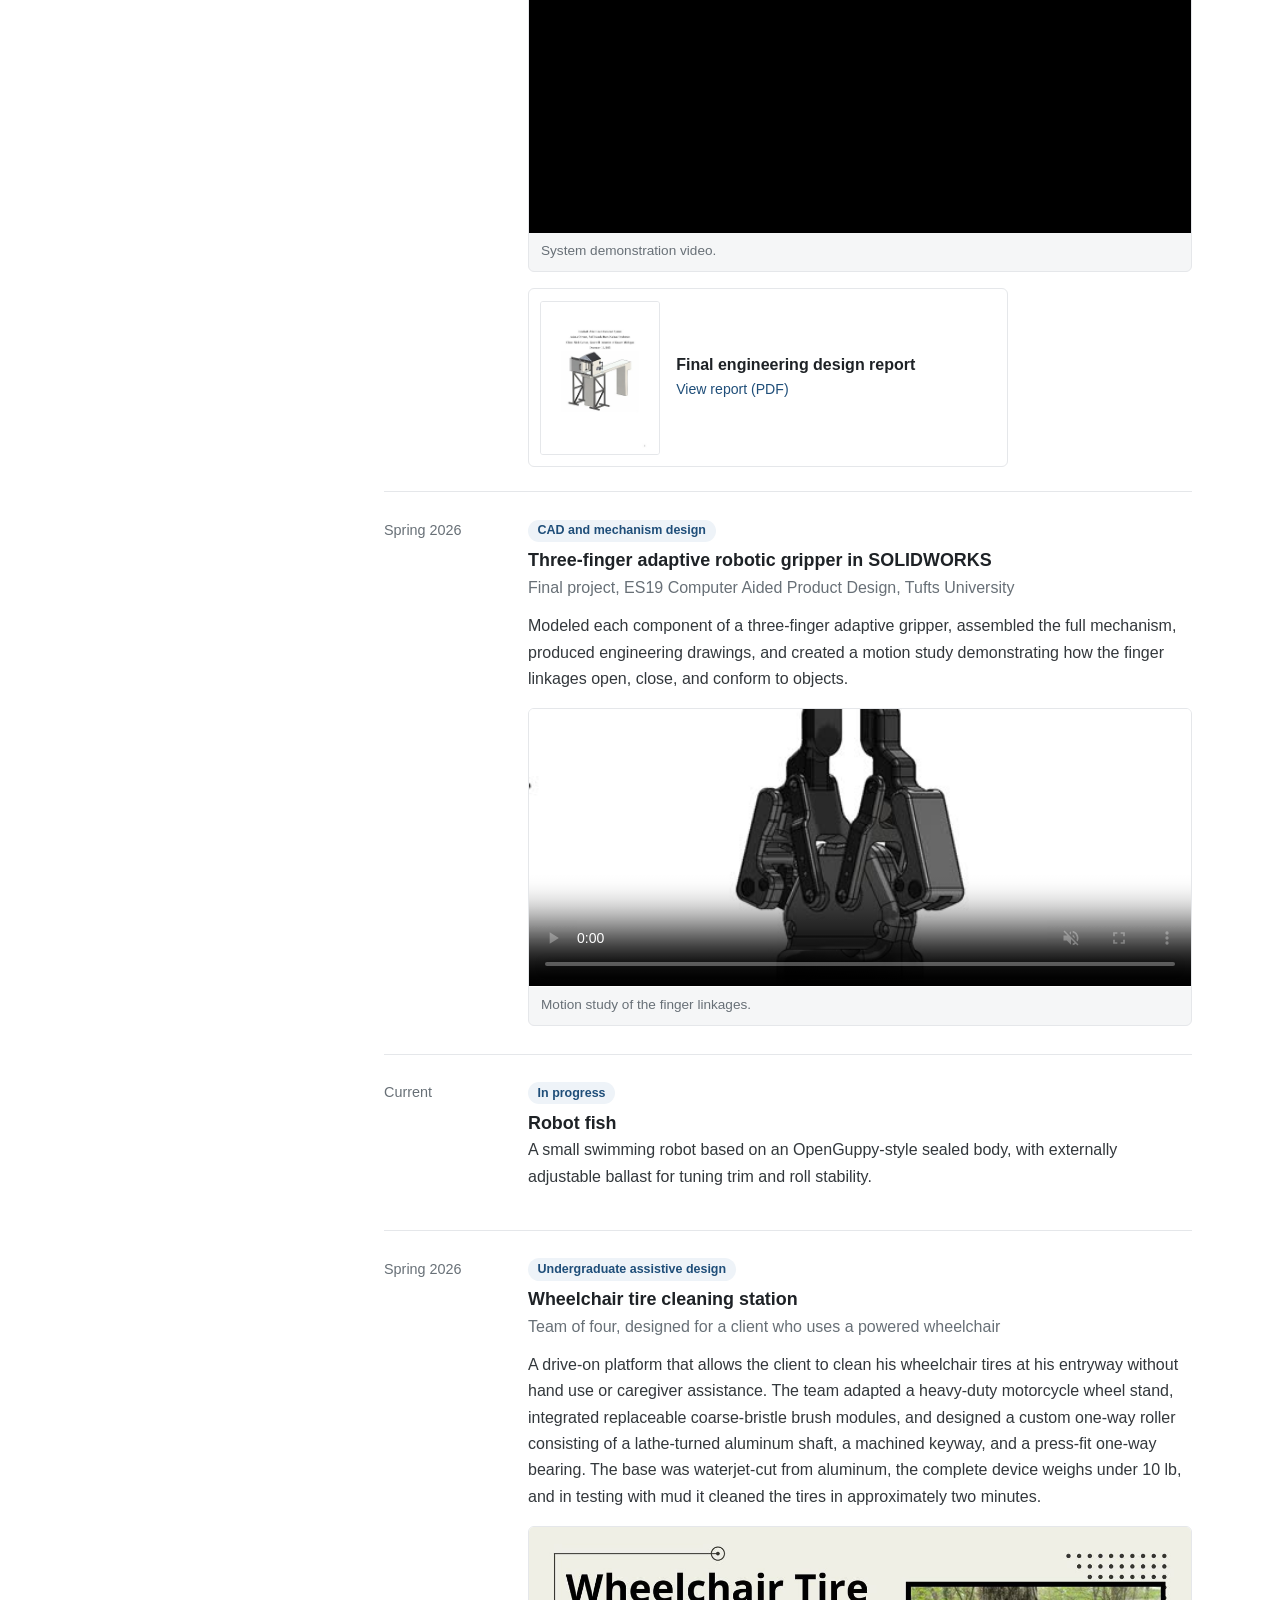
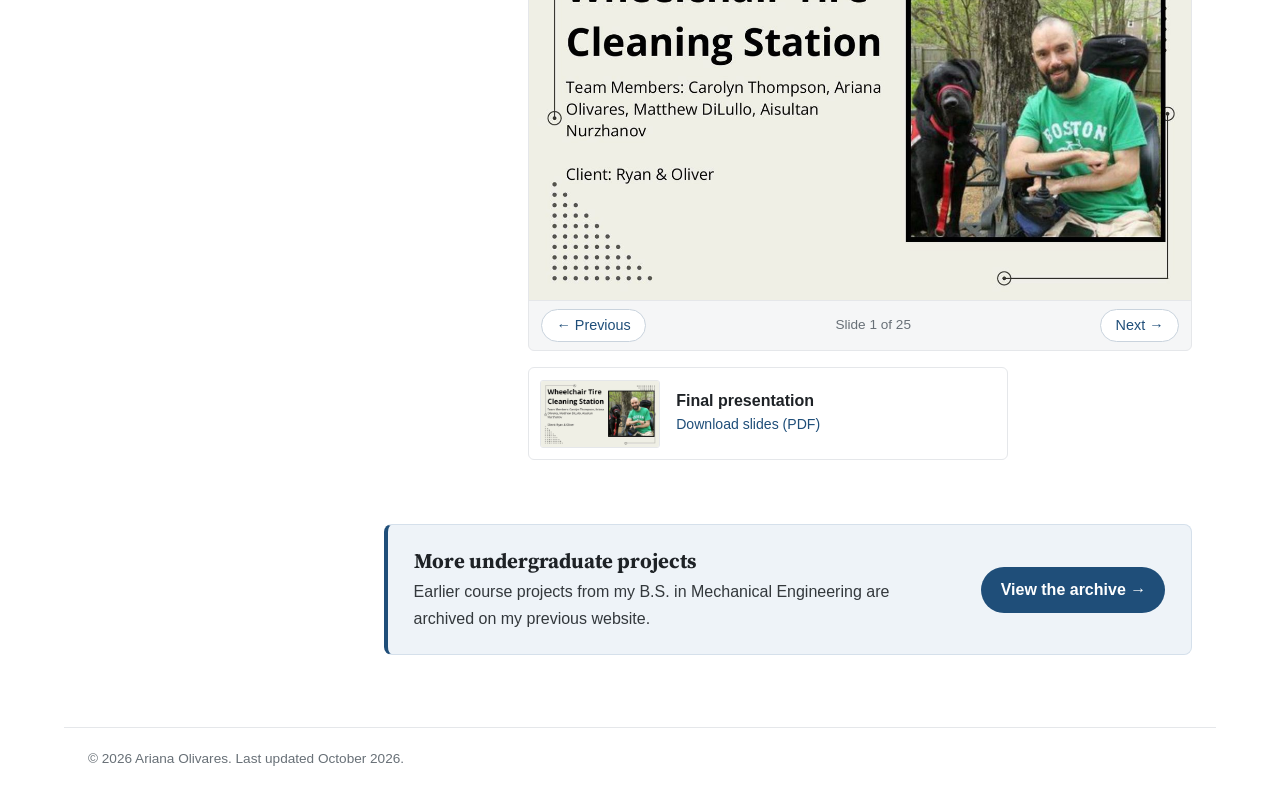
<file: projects.html>
<!DOCTYPE html>
<html lang="en">
<head>
<meta charset="utf-8">
<meta name="color-scheme" content="light">
<meta name="viewport" content="width=device-width, initial-scale=1">
<title>Projects | Ariana Olivares</title>
<meta name="description" content="Engineering design projects by Ariana Olivares.">
<link rel="alternate" hreflang="en" href="projects.html">
<link rel="alternate" hreflang="es" href="projects-es.html">
<link rel="preconnect" href="https://fonts.googleapis.com">
<link rel="preconnect" href="https://fonts.gstatic.com" crossorigin>
<link href="https://fonts.googleapis.com/css2?family=Source+Serif+4:opsz,wght@8..60,600;8..60,700&display=swap" rel="stylesheet">
<link rel="stylesheet" href="style.css">
</head>
<body>

<div class="banner">
  <img src="banner.jpg" alt="">
  <span class="banner-caption">Machu Picchu, Peru</span>
</div>

<div class="layout">

  <aside class="sidebar" aria-label="Profile">
    <div class="sidebar-inner">
      <img class="photo" src="profile.jpg" alt="Portrait of Ariana Olivares" width="600" height="600">
      <div>
        <p class="side-name">Ariana Olivares</p>
        <p class="side-role">M.S. Student, Mechanical Engineering<br>Tufts University<br>Expected May 2027</p>
        <p class="lang-switch" aria-label="Language"><span aria-current="true">English</span><span class="sep" aria-hidden="true">|</span><a href="projects-es.html" hreflang="es" lang="es">Español</a></p>
      </div>
      <ul class="side-links">
        <li><svg viewBox="0 0 24 24" aria-hidden="true"><path d="M12 2a7 7 0 0 0-7 7c0 5.25 7 13 7 13s7-7.75 7-13a7 7 0 0 0-7-7zm0 9.5A2.5 2.5 0 1 1 12 6.5a2.5 2.5 0 0 1 0 5z"/></svg><span>Medford, MA · Madrid, Spain</span></li>
        <li><svg viewBox="0 0 24 24" aria-hidden="true"><path d="M3 5h18a1 1 0 0 1 1 1v12a1 1 0 0 1-1 1H3a1 1 0 0 1-1-1V6a1 1 0 0 1 1-1zm9 7.2L4 7.3V17h16V7.3l-8 4.9z"/></svg><a href="mailto:ariana.olivares@tufts.edu">ariana.olivares@tufts.edu</a></li>
        <!-- Phone: replace the number and remove the comment markers to show it
        <li><svg viewBox="0 0 24 24" aria-hidden="true"><path d="M6.6 10.8a15.1 15.1 0 0 0 6.6 6.6l2.2-2.2a1 1 0 0 1 1-.25 11.4 11.4 0 0 0 3.6.57 1 1 0 0 1 1 1V20a1 1 0 0 1-1 1A17 17 0 0 1 3 4a1 1 0 0 1 1-1h3.5a1 1 0 0 1 1 1c0 1.25.2 2.45.57 3.57a1 1 0 0 1-.25 1L6.6 10.8z"/></svg><a href="tel:+10000000000">(000) 000-0000</a></li>
        -->
        <li><svg viewBox="0 0 24 24" aria-hidden="true"><path d="M6 2h8l6 6v13a1 1 0 0 1-1 1H6a1 1 0 0 1-1-1V3a1 1 0 0 1 1-1zm7 1.5V9h5.5L13 3.5zM8 13v1.5h8V13H8zm0 3.5V18h8v-1.5H8z"/></svg><a href="cv.pdf">CV</a></li>
        <li><svg viewBox="0 0 24 24" aria-hidden="true"><path d="M20.45 20.45h-3.56v-5.57c0-1.33-.02-3.04-1.85-3.04-1.86 0-2.14 1.45-2.14 2.94v5.67H9.35V9h3.41v1.56h.05c.48-.9 1.64-1.85 3.37-1.85 3.6 0 4.27 2.37 4.27 5.46v6.28zM5.34 7.43a2.06 2.06 0 1 1 0-4.13 2.06 2.06 0 0 1 0 4.13zM7.12 20.45H3.56V9h3.56v11.45zM22.22 0H1.77C.79 0 0 .77 0 1.73v20.54C0 23.23.79 24 1.77 24h20.45c.98 0 1.78-.77 1.78-1.73V1.73C24 .77 23.2 0 22.22 0z"/></svg><a href="https://www.linkedin.com/in/ariana-olivaress">LinkedIn</a></li>
      </ul>
      <nav class="site-nav" aria-label="Site">
        <ul>
          <li><a href="index.html">Home</a></li>
          <li><a href="research.html">Research</a></li>
          <li><a href="projects.html" aria-current="page">Projects</a></li>
          <li><a href="teaching.html">Teaching</a></li>
          <li><a href="cv.pdf">CV</a></li>
        </ul>
      </nav>
    </div>
  </aside>

  <main>
    <h1>Projects</h1>
    <p class="lede">Engineering design projects built for real clients and users, from a capstone for Goodwill to CAD and robotics work.</p>

    <article class="entry" id="goodwill">
      <div class="when">Fall 2025</div>
      <div>
        <span class="tag">Senior capstone</span>
        <h3>Secure after-hours donation system</h3>
        <p class="where">With Sol Brizuela Baez and Nathan Henderson, for Goodwill Industries of West Michigan</p>
        <div class="links-row"><a class="pill" href="https://now.tufts.edu/2026/09/24/engineering-real-world">Featured in Tufts Now</a></div>
        <p>Donations left outside Goodwill locations after hours are exposed to theft, weather, and breakage. The team developed a two-door interlock system in which an interior, stepper-driven door opens only after the donor-facing door is closed, and a level conveyor transfers items into a locked enclosure without a vertical drop. A PIR sensor, limit switches, and ultrasonic sensors disable the interior door whenever a person is present. Finite element analysis was used to evaluate the three-point locking configuration under prying loads.</p>
        <p>During a two-hour public demonstration, the system completed repeated donation cycles without jamming, and at least 90% of approximately 30 participants completed a donation using only the posted instructions. Goodwill has shared the design with its safety team for possible future use.</p>
        <div class="gallery one">
          <figure>
            <img src="goodwill.jpg" alt="Final donation system prototype with exterior door and conveyor">
            <figcaption>Final prototype with level conveyor.</figcaption>
          </figure>
        </div>
        <div class="gallery one">
          <figure>
            <div class="video-embed">
              <iframe src="https://www.youtube-nocookie.com/embed/ZXyD4t2Kzso" title="Goodwill after-hours donation system demonstration video" loading="lazy" allow="accelerometer; clipboard-write; encrypted-media; gyroscope; picture-in-picture" allowfullscreen></iframe>
            </div>
            <figcaption>System demonstration video.</figcaption>
          </figure>
        </div>
        <a class="poster" href="capstone-report.pdf">
          <img src="capstone-report-cover.jpg" alt="">
          <div><strong>Final engineering design report</strong><span>View report (PDF)</span></div>
        </a>
      </div>
    </article>

    <article class="entry" id="gripper">
      <div class="when">Spring 2026</div>
      <div>
        <span class="tag">CAD and mechanism design</span>
        <h3>Three-finger adaptive robotic gripper in SOLIDWORKS</h3>
        <p class="where">Final project, ES19 Computer Aided Product Design, Tufts University</p>
        <p>Modeled each component of a three-finger adaptive gripper, assembled the full mechanism, produced engineering drawings, and created a motion study demonstrating how the finger linkages open, close, and conform to objects.</p>
        <div class="gallery one">
          <figure>
            <video src="gripper.mp4" poster="gripper-poster.jpg" controls muted loop playsinline preload="metadata" aria-label="Animation of a three-finger gripper opening and closing" style="background:#fff"></video>
            <figcaption>Motion study of the finger linkages.</figcaption>
          </figure>
        </div>
      </div>
    </article>

    <article class="entry" id="robot-fish">
      <div class="when">Current</div>
      <div>
        <span class="tag">In progress</span>
        <h3>Robot fish</h3>
        <p>A small swimming robot based on an OpenGuppy-style sealed body, with externally adjustable ballast for tuning trim and roll stability.</p>
      </div>
    </article>

    <article class="entry" id="wheelchair">
      <div class="when">Spring 2026</div>
      <div>
        <span class="tag">Undergraduate assistive design</span>
        <h3>Wheelchair tire cleaning station</h3>
        <p class="where">Team of four, designed for a client who uses a powered wheelchair</p>
        <p>A drive-on platform that allows the client to clean his wheelchair tires at his entryway without hand use or caregiver assistance. The team adapted a heavy-duty motorcycle wheel stand, integrated replaceable coarse-bristle brush modules, and designed a custom one-way roller consisting of a lathe-turned aluminum shaft, a machined keyway, and a press-fit one-way bearing. The base was waterjet-cut from aluminum, the complete device weighs under 10 lb, and in testing with mud it cleaned the tires in approximately two minutes.</p>
        <div class="slides" id="wheelchair-slides" tabindex="0" aria-label="Presentation slides, use the arrow keys or buttons to move between slides">
          <img src="wheelchair-slide-01.jpg" alt="Wheelchair tire cleaning station presentation, slide 1 of 25" width="1280" height="720">
          <div class="slides-bar">
            <button type="button" data-dir="prev">← Previous</button>
            <span class="slides-count" aria-live="polite">Slide 1 of 25</span>
            <button type="button" data-dir="next">Next →</button>
          </div>
        </div>
        <a class="poster" href="wheelchair-slides.pdf">
          <img src="wheelchair-slide-01.jpg" alt="">
          <div><strong>Final presentation</strong><span>Download slides (PDF)</span></div>
        </a>
      </div>
    </article>

    <aside class="archive-callout" aria-labelledby="archive-h">
      <div>
        <h2 id="archive-h">More undergraduate projects</h2>
        <p>Earlier course projects from my B.S. in Mechanical Engineering are archived on my previous website.</p>
      </div>
      <a class="archive-btn" href="https://sites.google.com/view/arianaolivares/projects">View the archive →</a>
    </aside>
  </main>

</div>

<footer>
  © 2026 Ariana Olivares. Last updated October 2026.
</footer>

<script>
(function () {
  var viewer = document.getElementById('wheelchair-slides');
  if (!viewer) return;
  var total = 25, i = 1;
  var img = viewer.querySelector('img');
  var count = viewer.querySelector('.slides-count');
  function show(n) {
    i = (n - 1 + total) % total + 1;
    var num = i < 10 ? '0' + i : '' + i;
    img.src = 'wheelchair-slide-' + num + '.jpg';
    img.alt = 'Wheelchair tire cleaning station presentation, slide ' + i + ' of ' + total;
    count.textContent = 'Slide ' + i + ' of ' + total;
  }
  viewer.querySelector('[data-dir="prev"]').addEventListener('click', function () { show(i - 1); });
  viewer.querySelector('[data-dir="next"]').addEventListener('click', function () { show(i + 1); });
  viewer.addEventListener('keydown', function (e) {
    if (e.key === 'ArrowLeft') { show(i - 1); e.preventDefault(); }
    if (e.key === 'ArrowRight') { show(i + 1); e.preventDefault(); }
  });
})();
</script>
</body>
</html>
</file>
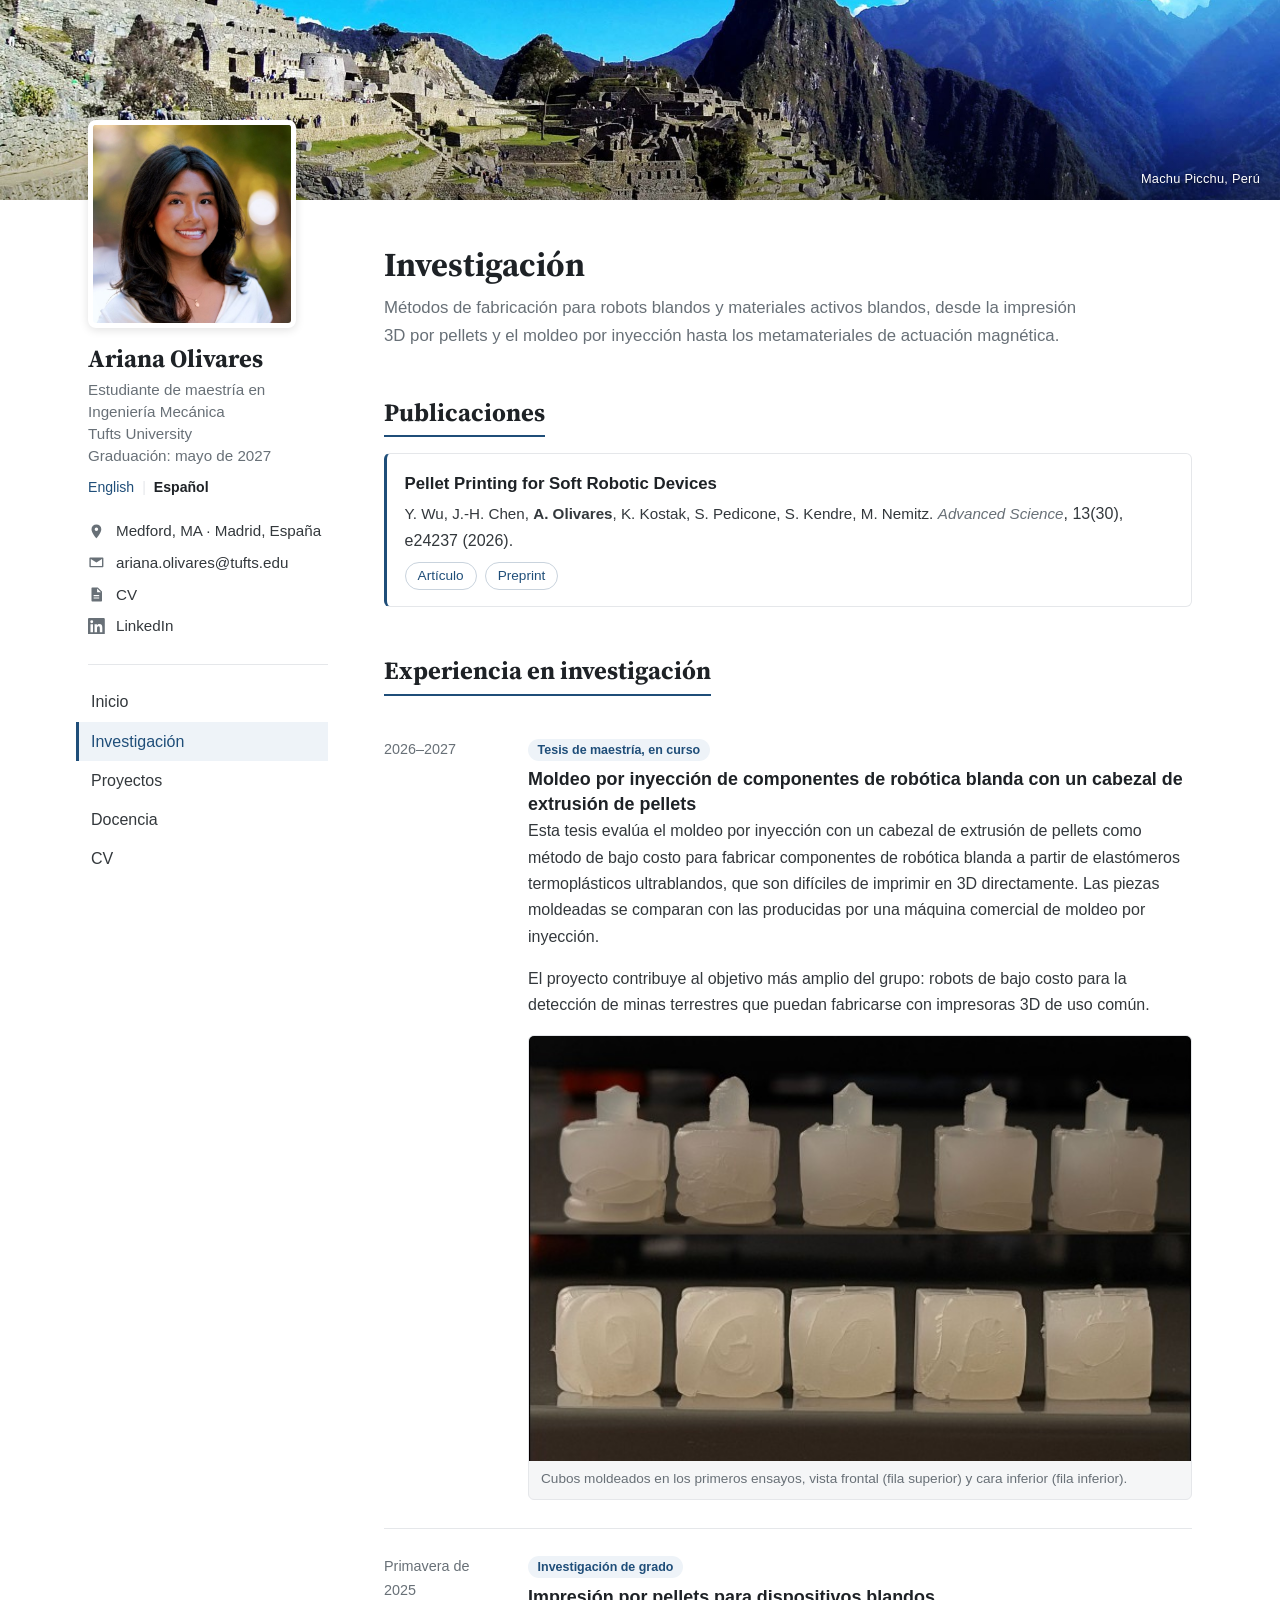
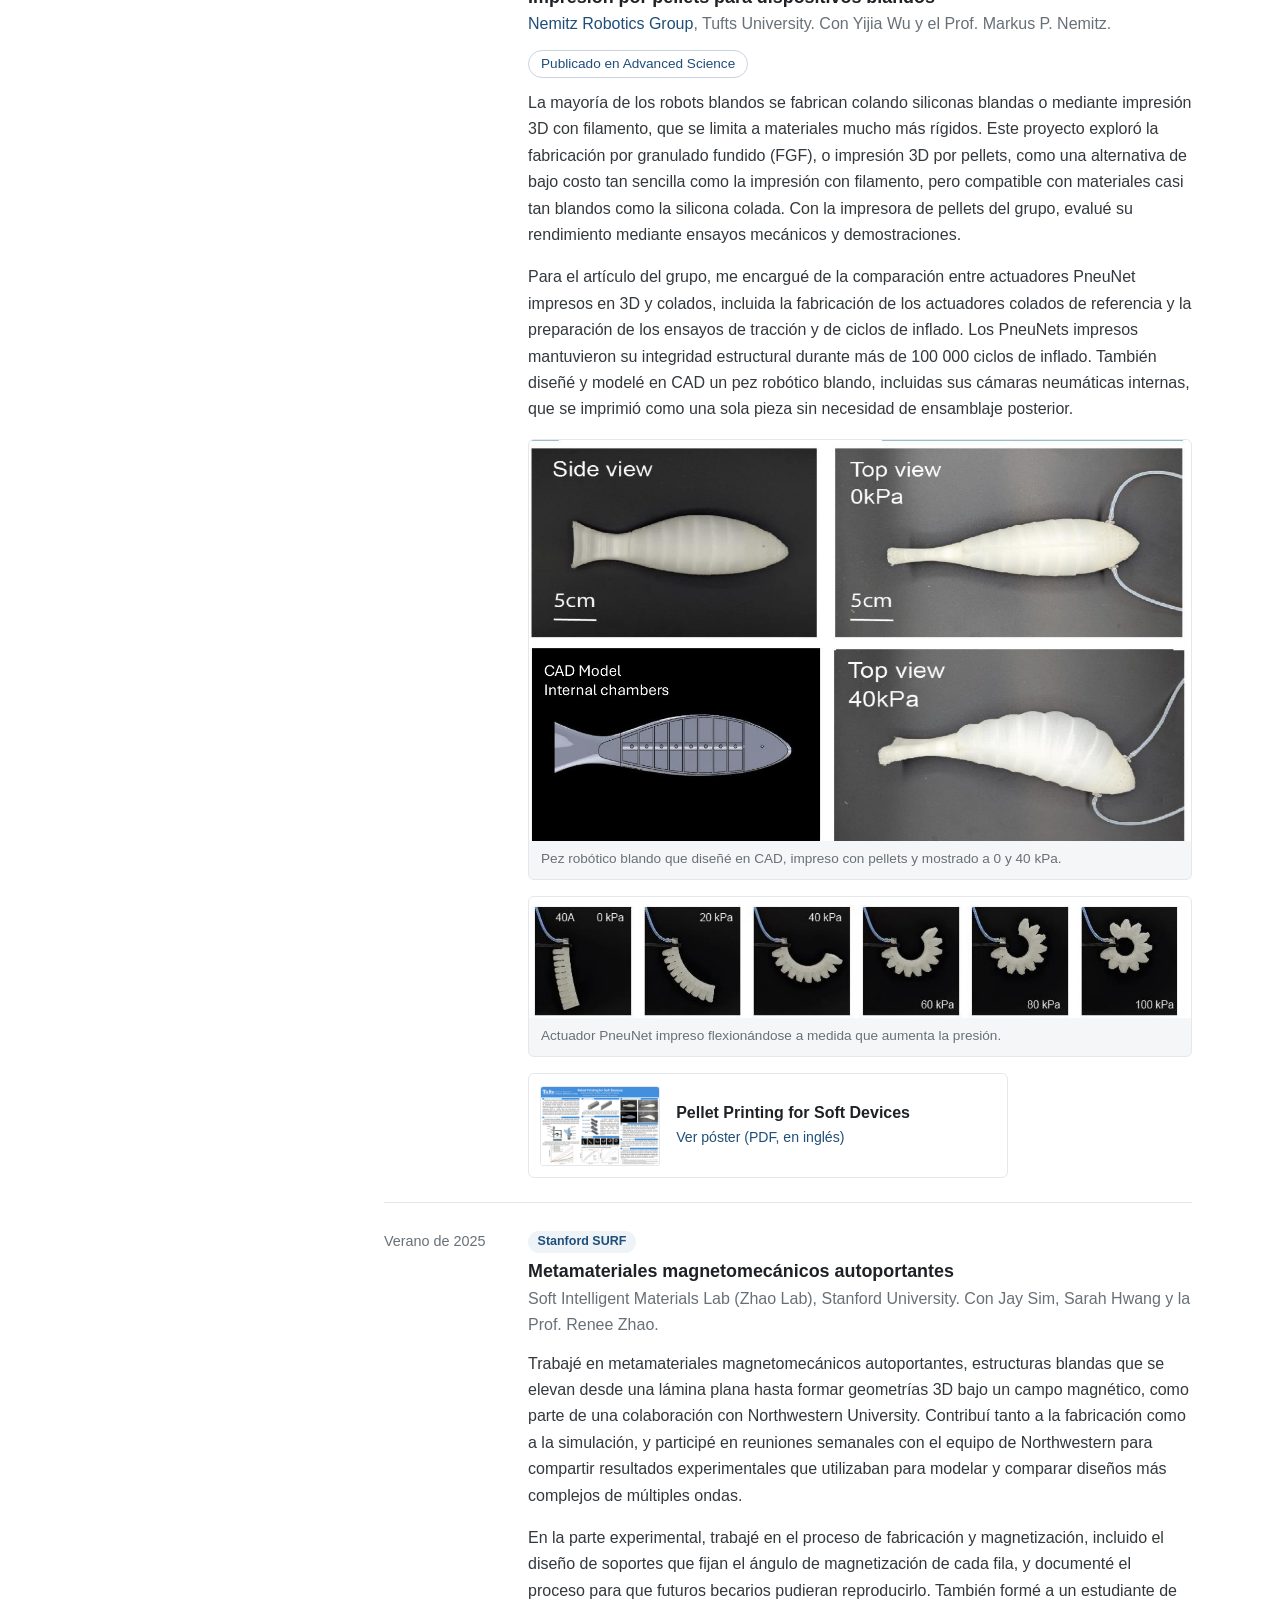
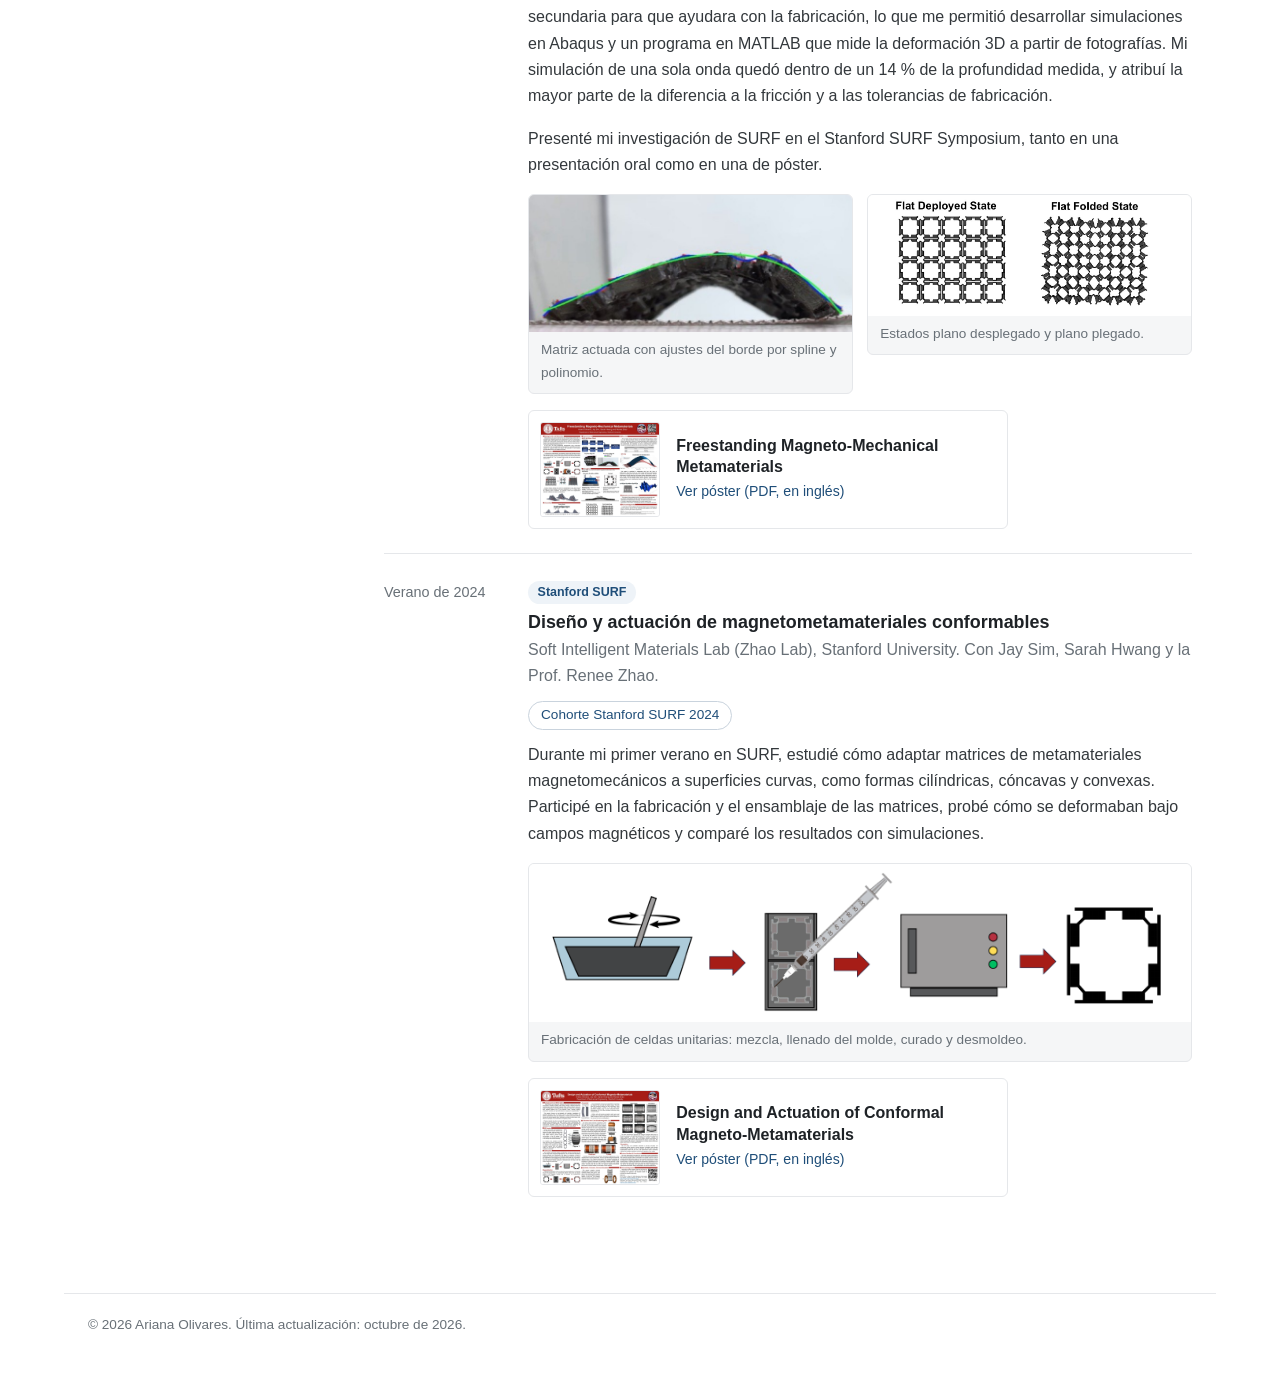
<file: research-es.html>
<!DOCTYPE html>
<html lang="es">
<head>
<meta charset="utf-8">
<meta name="color-scheme" content="light">
<meta name="viewport" content="width=device-width, initial-scale=1">
<title>Investigación | Ariana Olivares</title>
<meta name="description" content="Investigación de Ariana Olivares sobre fabricación de robots blandos y metamateriales magnetomecánicos.">
<link rel="alternate" hreflang="en" href="research.html">
<link rel="alternate" hreflang="es" href="research-es.html">
<link rel="preconnect" href="https://fonts.googleapis.com">
<link rel="preconnect" href="https://fonts.gstatic.com" crossorigin>
<link href="https://fonts.googleapis.com/css2?family=Source+Serif+4:opsz,wght@8..60,600;8..60,700&display=swap" rel="stylesheet">
<link rel="stylesheet" href="style.css">
</head>
<body>

<div class="banner">
  <img src="banner.jpg" alt="">
  <span class="banner-caption">Machu Picchu, Perú</span>
</div>

<div class="layout">

  <aside class="sidebar" aria-label="Perfil">
    <div class="sidebar-inner">
      <img class="photo" src="profile.jpg" alt="Retrato de Ariana Olivares" width="600" height="600">
      <div>
        <p class="side-name">Ariana Olivares</p>
        <p class="side-role">Estudiante de maestría en Ingeniería Mecánica<br>Tufts University<br>Graduación: mayo de 2027</p>
        <p class="lang-switch" aria-label="Idioma"><a href="research.html" hreflang="en" lang="en">English</a><span class="sep" aria-hidden="true">|</span><span aria-current="true">Español</span></p>
      </div>
      <ul class="side-links">
        <li><svg viewBox="0 0 24 24" aria-hidden="true"><path d="M12 2a7 7 0 0 0-7 7c0 5.25 7 13 7 13s7-7.75 7-13a7 7 0 0 0-7-7zm0 9.5A2.5 2.5 0 1 1 12 6.5a2.5 2.5 0 0 1 0 5z"/></svg><span>Medford, MA · Madrid, España</span></li>
        <li><svg viewBox="0 0 24 24" aria-hidden="true"><path d="M3 5h18a1 1 0 0 1 1 1v12a1 1 0 0 1-1 1H3a1 1 0 0 1-1-1V6a1 1 0 0 1 1-1zm9 7.2L4 7.3V17h16V7.3l-8 4.9z"/></svg><a href="mailto:ariana.olivares@tufts.edu">ariana.olivares@tufts.edu</a></li>
        <!-- Phone: replace the number and remove the comment markers to show it
        <li><svg viewBox="0 0 24 24" aria-hidden="true"><path d="M6.6 10.8a15.1 15.1 0 0 0 6.6 6.6l2.2-2.2a1 1 0 0 1 1-.25 11.4 11.4 0 0 0 3.6.57 1 1 0 0 1 1 1V20a1 1 0 0 1-1 1A17 17 0 0 1 3 4a1 1 0 0 1 1-1h3.5a1 1 0 0 1 1 1c0 1.25.2 2.45.57 3.57a1 1 0 0 1-.25 1L6.6 10.8z"/></svg><a href="tel:+10000000000">(000) 000-0000</a></li>
        -->
        <li><svg viewBox="0 0 24 24" aria-hidden="true"><path d="M6 2h8l6 6v13a1 1 0 0 1-1 1H6a1 1 0 0 1-1-1V3a1 1 0 0 1 1-1zm7 1.5V9h5.5L13 3.5zM8 13v1.5h8V13H8zm0 3.5V18h8v-1.5H8z"/></svg><a href="cv.pdf">CV</a></li>
        <li><svg viewBox="0 0 24 24" aria-hidden="true"><path d="M20.45 20.45h-3.56v-5.57c0-1.33-.02-3.04-1.85-3.04-1.86 0-2.14 1.45-2.14 2.94v5.67H9.35V9h3.41v1.56h.05c.48-.9 1.64-1.85 3.37-1.85 3.6 0 4.27 2.37 4.27 5.46v6.28zM5.34 7.43a2.06 2.06 0 1 1 0-4.13 2.06 2.06 0 0 1 0 4.13zM7.12 20.45H3.56V9h3.56v11.45zM22.22 0H1.77C.79 0 0 .77 0 1.73v20.54C0 23.23.79 24 1.77 24h20.45c.98 0 1.78-.77 1.78-1.73V1.73C24 .77 23.2 0 22.22 0z"/></svg><a href="https://www.linkedin.com/in/ariana-olivaress">LinkedIn</a></li>
      </ul>
      <nav class="site-nav" aria-label="Sitio">
        <ul>
          <li><a href="index-es.html">Inicio</a></li>
          <li><a href="research-es.html" aria-current="page">Investigación</a></li>
          <li><a href="projects-es.html">Proyectos</a></li>
          <li><a href="teaching-es.html">Docencia</a></li>
          <li><a href="cv.pdf">CV</a></li>
        </ul>
      </nav>
    </div>
  </aside>

  <main>
    <h1>Investigación</h1>
    <p class="lede">Métodos de fabricación para robots blandos y materiales activos blandos, desde la impresión 3D por pellets y el moldeo por inyección hasta los metamateriales de actuación magnética.</p>

    <section id="publications">
      <h2>Publicaciones</h2>
      <ul class="pubs">
        <li>
          <span class="pub-title">Pellet Printing for Soft Robotic Devices</span>
          <span class="pub-authors">Y. Wu, J.-H. Chen, <strong>A. Olivares</strong>, K. Kostak, S. Pedicone, S. Kendre, M. Nemitz.</span>
          <span class="pub-venue">Advanced Science</span>, 13(30), e24237 (2026).
          <div class="pub-links">
            <a class="pill" href="https://advanced.onlinelibrary.wiley.com/doi/10.1002/advs.202524237">Artículo</a>
            <a class="pill" href="https://engrxiv.org/preprint/view/4857">Preprint</a>
          </div>
        </li>
      </ul>
    </section>

    <section id="projects-list">
      <h2>Experiencia en investigación</h2>

    <article class="entry" id="thesis">
      <div class="when">2026–2027</div>
      <div>
        <span class="tag">Tesis de maestría, en curso</span>
        <h3>Moldeo por inyección de componentes de robótica blanda con un cabezal de extrusión de pellets</h3>
        <p>Esta tesis evalúa el moldeo por inyección con un cabezal de extrusión de pellets como método de bajo costo para fabricar componentes de robótica blanda a partir de elastómeros termoplásticos ultrablandos, que son difíciles de imprimir en 3D directamente. Las piezas moldeadas se comparan con las producidas por una máquina comercial de moldeo por inyección.</p>
        <p>El proyecto contribuye al objetivo más amplio del grupo: robots de bajo costo para la detección de minas terrestres que puedan fabricarse con impresoras 3D de uso común.</p>
        <div class="gallery one">
          <figure>
            <img src="thesis-cubes.jpg" alt="Cinco cubos moldeados vistos de frente y desde abajo">
            <figcaption>Cubos moldeados en los primeros ensayos, vista frontal (fila superior) y cara inferior (fila inferior).</figcaption>
          </figure>
        </div>
      </div>
    </article>

    <article class="entry" id="pellet-printing">
      <div class="when">Primavera de 2025</div>
      <div>
        <span class="tag">Investigación de grado</span>
        <h3>Impresión por pellets para dispositivos blandos</h3>
        <p class="where"><a href="https://sites.tufts.edu/nemitz/">Nemitz Robotics Group</a>, Tufts University. Con Yijia Wu y el Prof. Markus P. Nemitz.</p>
        <div class="links-row"><a class="pill" href="https://advanced.onlinelibrary.wiley.com/doi/10.1002/advs.202524237">Publicado en Advanced Science</a></div>
        <p>La mayoría de los robots blandos se fabrican colando siliconas blandas o mediante impresión 3D con filamento, que se limita a materiales mucho más rígidos. Este proyecto exploró la fabricación por granulado fundido (FGF), o impresión 3D por pellets, como una alternativa de bajo costo tan sencilla como la impresión con filamento, pero compatible con materiales casi tan blandos como la silicona colada. Con la impresora de pellets del grupo, evalué su rendimiento mediante ensayos mecánicos y demostraciones.</p>
        <p>Para el artículo del grupo, me encargué de la comparación entre actuadores PneuNet impresos en 3D y colados, incluida la fabricación de los actuadores colados de referencia y la preparación de los ensayos de tracción y de ciclos de inflado. Los PneuNets impresos mantuvieron su integridad estructural durante más de 100 000 ciclos de inflado. También diseñé y modelé en CAD un pez robótico blando, incluidas sus cámaras neumáticas internas, que se imprimió como una sola pieza sin necesidad de ensamblaje posterior.</p>
        <div class="gallery one">
          <figure>
            <img src="research-fish.jpg" alt="Pez robótico blando diseñado por Ariana Olivares, desinflado, inflado y como modelo CAD">
            <figcaption>Pez robótico blando que diseñé en CAD, impreso con pellets y mostrado a 0 y 40 kPa.</figcaption>
          </figure>
        </div>
        <div class="gallery one">
          <figure>
            <img src="research-cyclic.jpg" alt="Actuador PneuNet impreso flexionándose a medida que aumenta la presión">
            <figcaption>Actuador PneuNet impreso flexionándose a medida que aumenta la presión.</figcaption>
          </figure>
        </div>
        <a class="poster" href="poster-me94.pdf">
          <img src="poster-me94.jpg" alt="">
          <div><strong>Pellet Printing for Soft Devices</strong><span>Ver póster (PDF, en inglés)</span></div>
        </a>
      </div>
    </article>

    <article class="entry" id="freestanding-metamaterials">
      <div class="when">Verano de 2025</div>
      <div>
        <span class="tag">Stanford SURF</span>
        <h3>Metamateriales magnetomecánicos autoportantes</h3>
        <p class="where">Soft Intelligent Materials Lab (Zhao Lab), Stanford University. Con Jay Sim, Sarah Hwang y la Prof. Renee Zhao.</p>
        <p>Trabajé en metamateriales magnetomecánicos autoportantes, estructuras blandas que se elevan desde una lámina plana hasta formar geometrías 3D bajo un campo magnético, como parte de una colaboración con Northwestern University. Contribuí tanto a la fabricación como a la simulación, y participé en reuniones semanales con el equipo de Northwestern para compartir resultados experimentales que utilizaban para modelar y comparar diseños más complejos de múltiples ondas.</p>
        <p>En la parte experimental, trabajé en el proceso de fabricación y magnetización, incluido el diseño de soportes que fijan el ángulo de magnetización de cada fila, y documenté el proceso para que futuros becarios pudieran reproducirlo. También formé a un estudiante de secundaria para que ayudara con la fabricación, lo que me permitió desarrollar simulaciones en Abaqus y un programa en MATLAB que mide la deformación 3D a partir de fotografías. Mi simulación de una sola onda quedó dentro de un 14 % de la profundidad medida, y atribuí la mayor parte de la diferencia a la fricción y a las tolerancias de fabricación.</p>
        <p>Presenté mi investigación de SURF en el Stanford SURF Symposium, tanto en una presentación oral como en una de póster.</p>
        <div class="gallery">
          <figure>
            <img src="research-surf2025-front.jpg" alt="Matriz de metamaterial elevándose en forma de arco, con curvas de borde ajustadas">
            <figcaption>Matriz actuada con ajustes del borde por spline y polinomio.</figcaption>
          </figure>
          <figure>
            <img src="research-surf2025-states.jpg" alt="Diagramas de los estados plano desplegado y plano plegado">
            <figcaption>Estados plano desplegado y plano plegado.</figcaption>
          </figure>
        </div>
        <a class="poster" href="poster-surf2025.pdf">
          <img src="poster-surf2025.jpg" alt="">
          <div><strong>Freestanding Magneto-Mechanical Metamaterials</strong><span>Ver póster (PDF, en inglés)</span></div>
        </a>
      </div>
    </article>

    <article class="entry" id="conformal-metamaterials">
      <div class="when">Verano de 2024</div>
      <div>
        <span class="tag">Stanford SURF</span>
        <h3>Diseño y actuación de magnetometamateriales conformables</h3>
        <p class="where">Soft Intelligent Materials Lab (Zhao Lab), Stanford University. Con Jay Sim, Sarah Hwang y la Prof. Renee Zhao.</p>
        <div class="links-row"><a class="pill" href="https://engineering.stanford.edu/SURF2024Cohort">Cohorte Stanford SURF 2024</a></div>
        <p>Durante mi primer verano en SURF, estudié cómo adaptar matrices de metamateriales magnetomecánicos a superficies curvas, como formas cilíndricas, cóncavas y convexas. Participé en la fabricación y el ensamblaje de las matrices, probé cómo se deformaban bajo campos magnéticos y comparé los resultados con simulaciones.</p>
        <div class="gallery one">
          <figure>
            <img src="research-surf2024-fabrication.png" alt="Diagrama de los pasos de fabricación de las celdas unitarias: mezcla, llenado del molde, curado en horno y celda unitaria terminada" style="background:#fff">
            <figcaption>Fabricación de celdas unitarias: mezcla, llenado del molde, curado y desmoldeo.</figcaption>
          </figure>
        </div>
        <a class="poster" href="poster-surf2024.pdf">
          <img src="poster-surf2024.jpg" alt="">
          <div><strong>Design and Actuation of Conformal Magneto-Metamaterials</strong><span>Ver póster (PDF, en inglés)</span></div>
        </a>
      </div>
    </article>
    </section>
  </main>

</div>

<footer>
  © 2026 Ariana Olivares. Última actualización: octubre de 2026.
</footer>

</body>
</html>
</file>
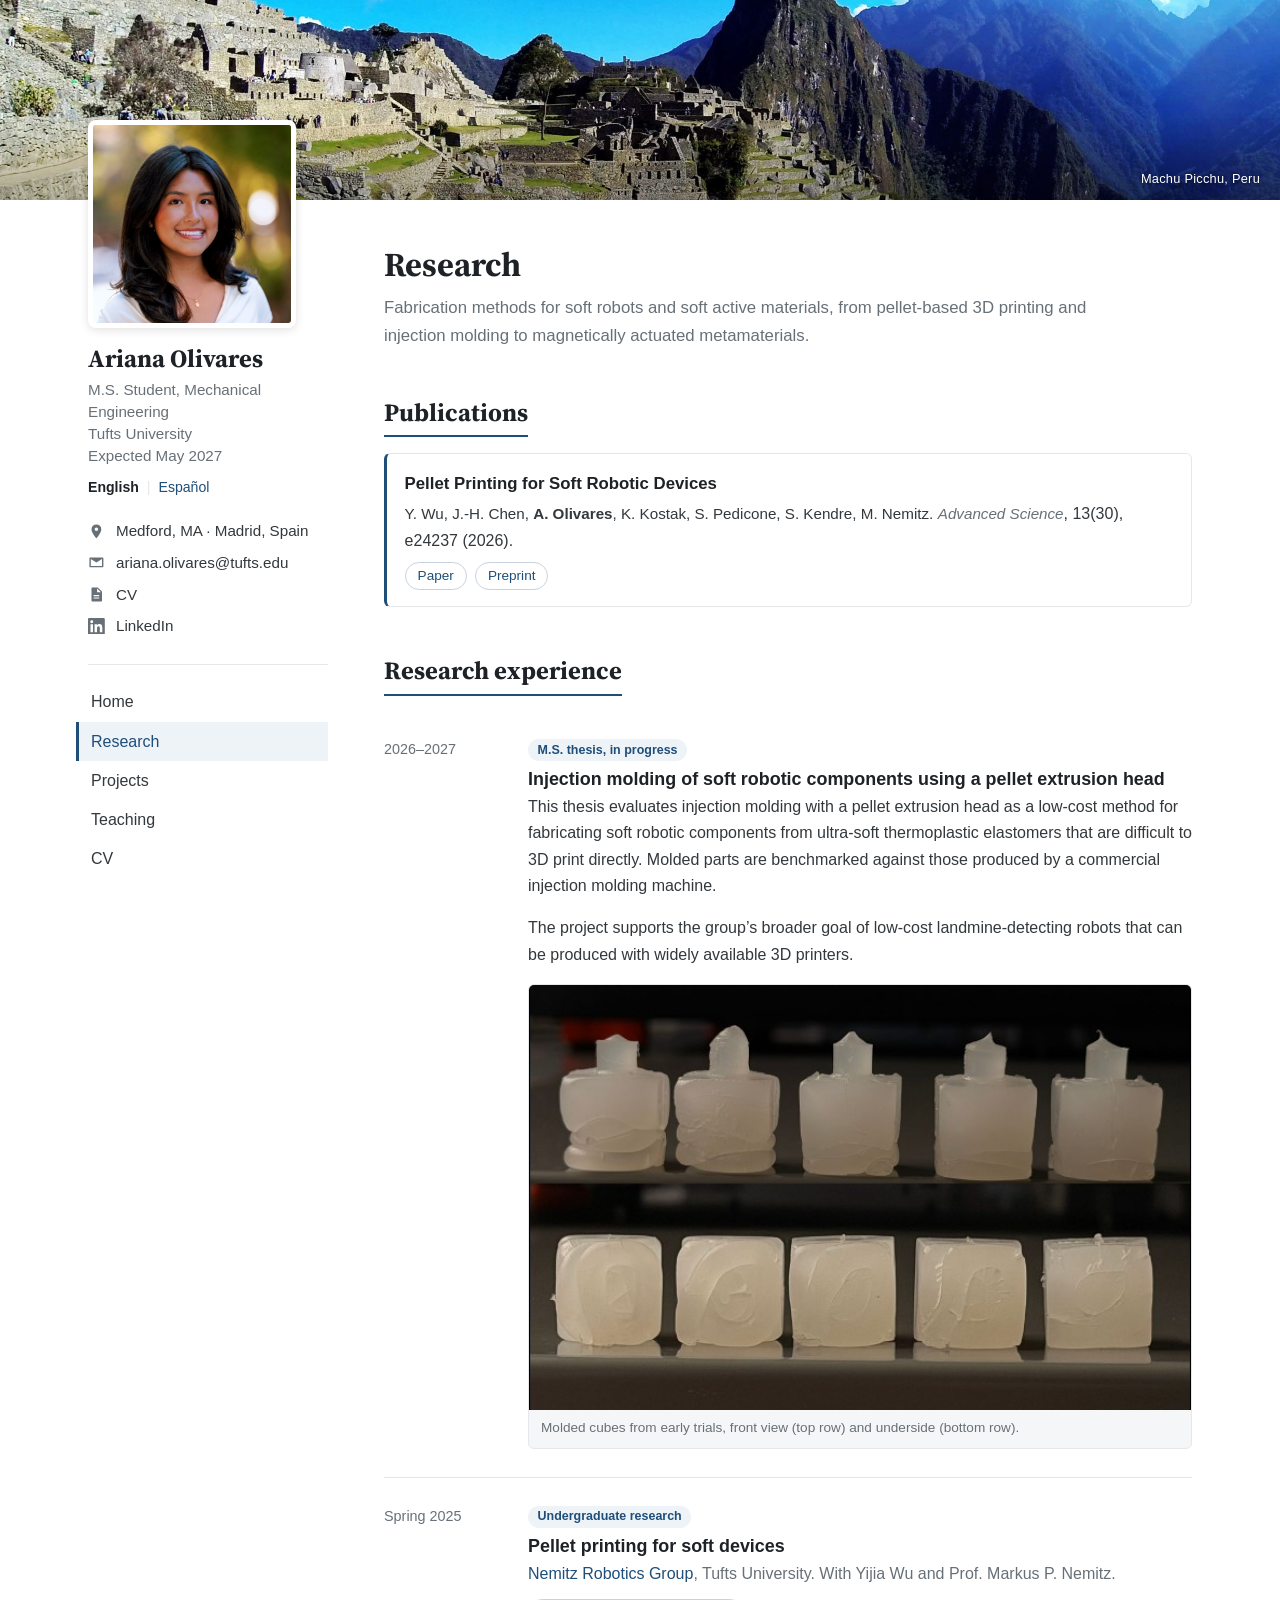
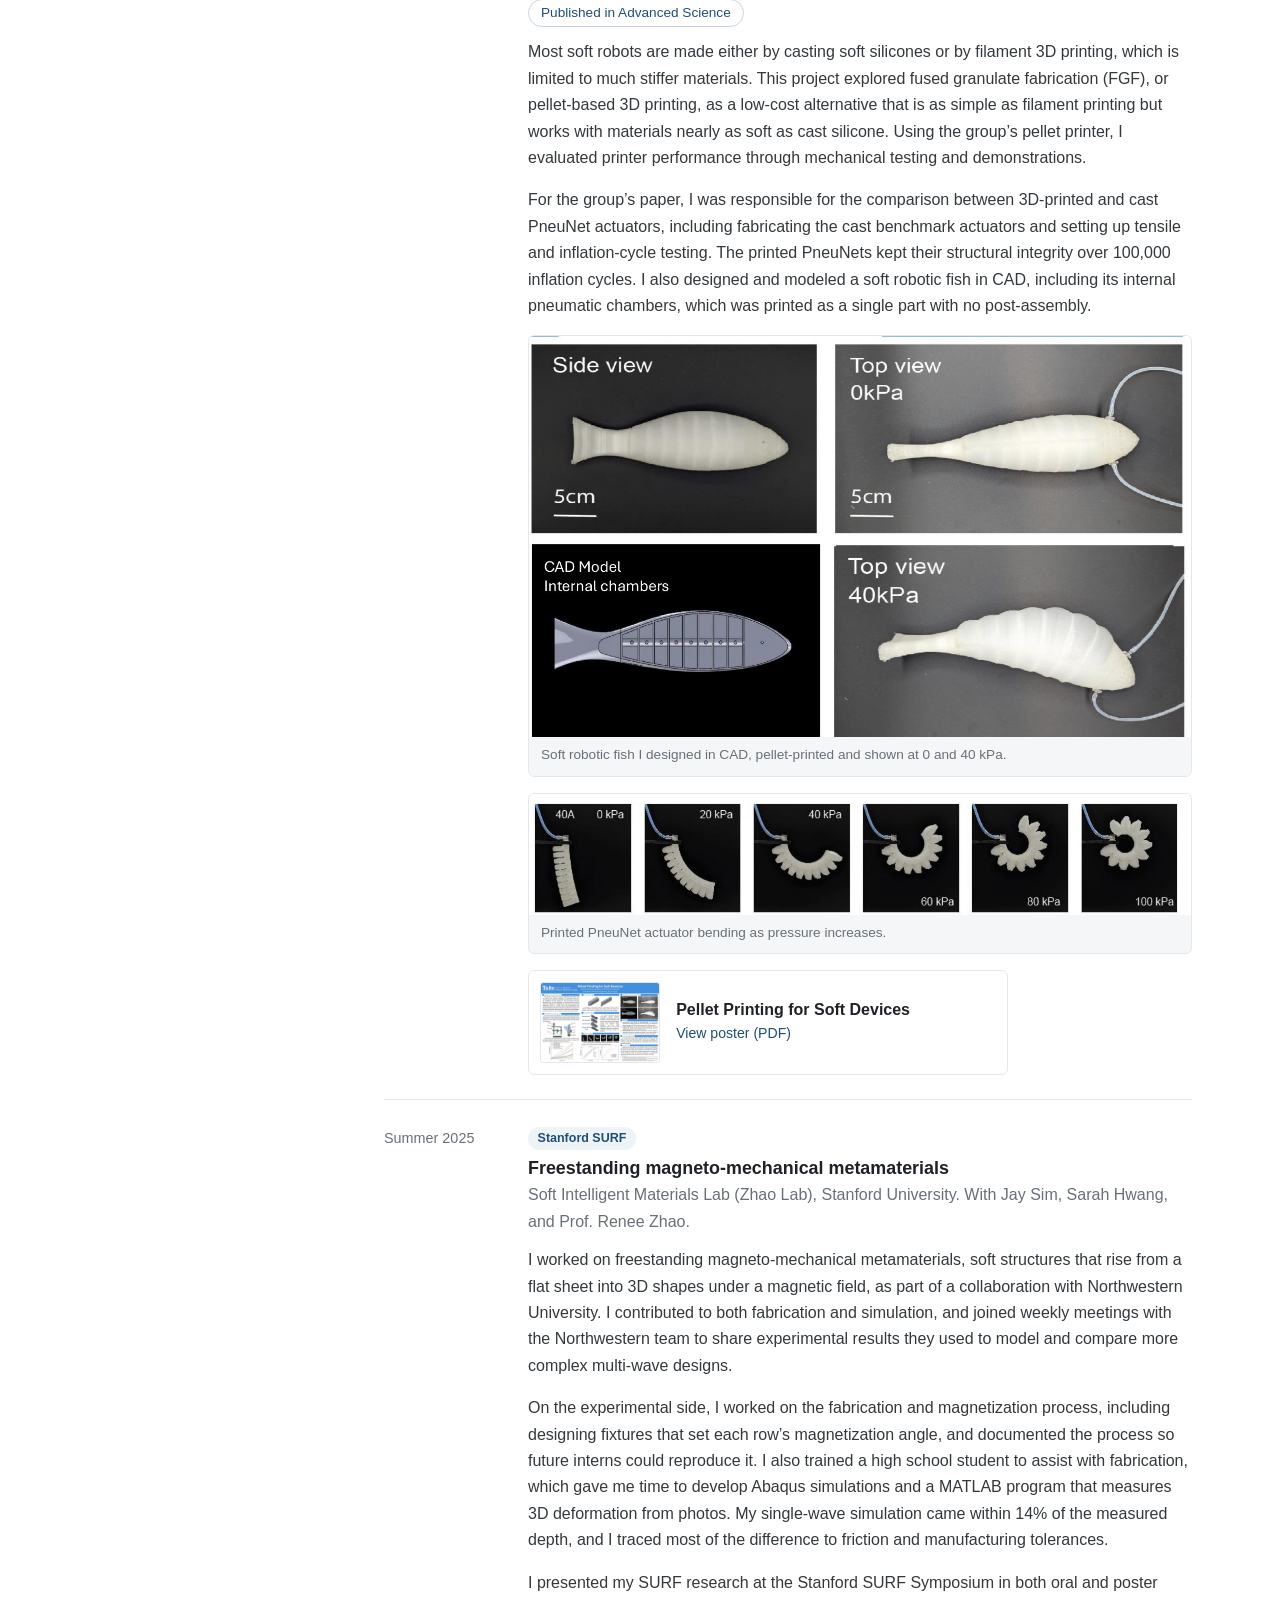
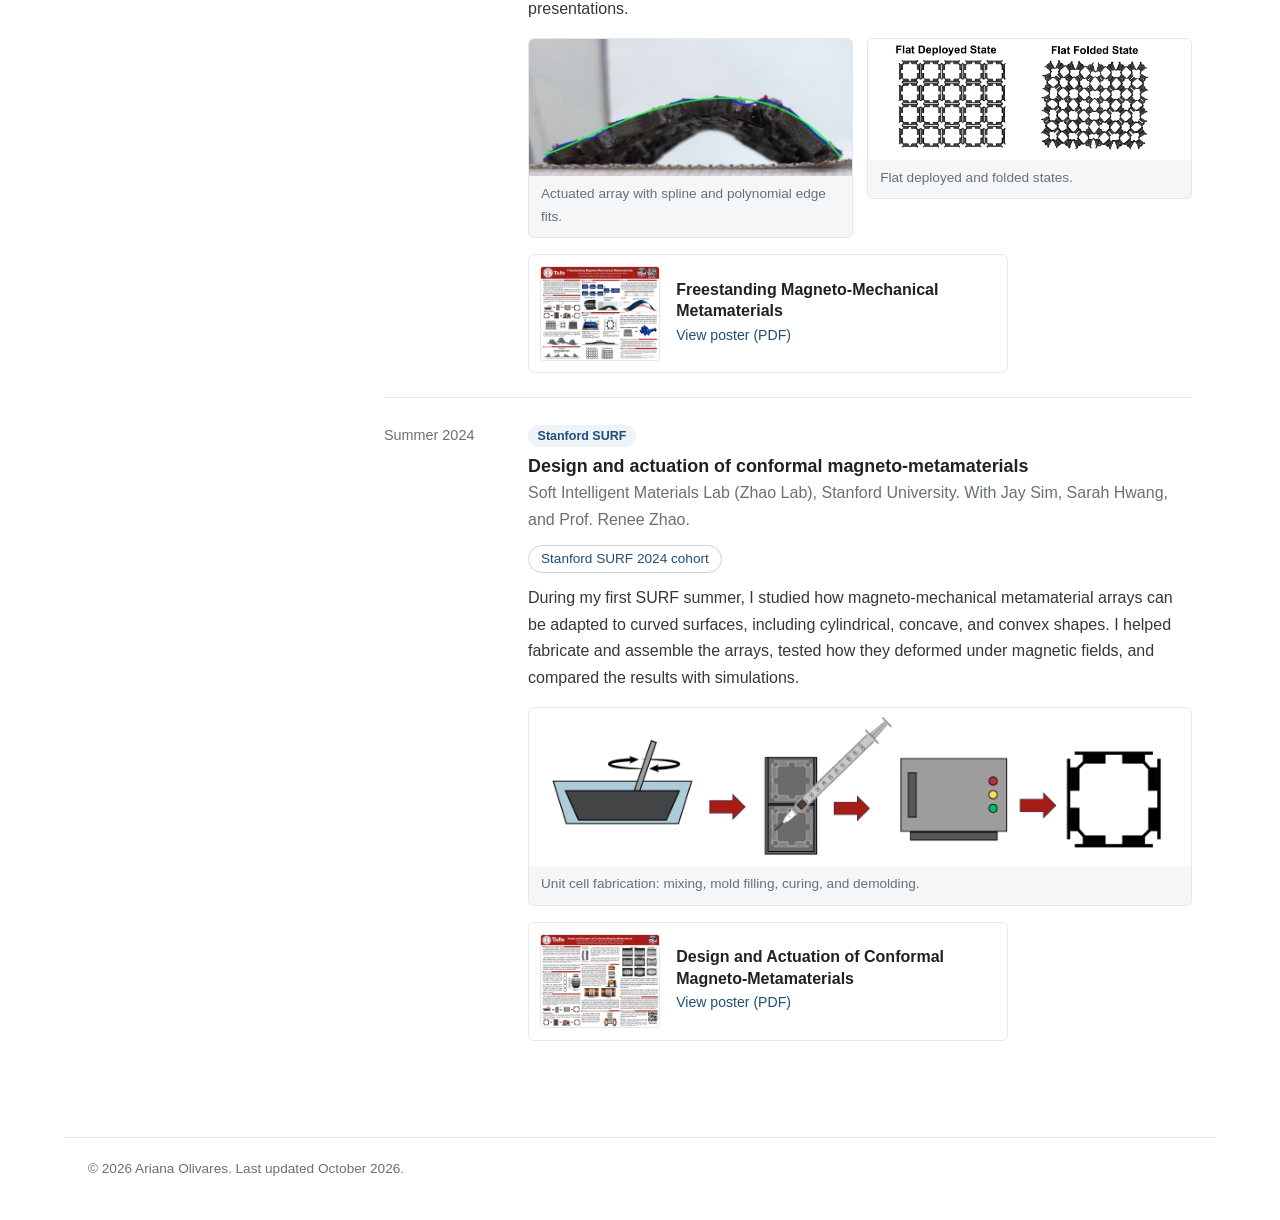
<file: research.html>
<!DOCTYPE html>
<html lang="en">
<head>
<meta charset="utf-8">
<meta name="color-scheme" content="light">
<meta name="viewport" content="width=device-width, initial-scale=1">
<title>Research | Ariana Olivares</title>
<meta name="description" content="Research by Ariana Olivares on soft robot fabrication and magneto-mechanical metamaterials.">
<link rel="alternate" hreflang="en" href="research.html">
<link rel="alternate" hreflang="es" href="research-es.html">
<link rel="preconnect" href="https://fonts.googleapis.com">
<link rel="preconnect" href="https://fonts.gstatic.com" crossorigin>
<link href="https://fonts.googleapis.com/css2?family=Source+Serif+4:opsz,wght@8..60,600;8..60,700&display=swap" rel="stylesheet">
<link rel="stylesheet" href="style.css">
</head>
<body>

<div class="banner">
  <img src="banner.jpg" alt="">
  <span class="banner-caption">Machu Picchu, Peru</span>
</div>

<div class="layout">

  <aside class="sidebar" aria-label="Profile">
    <div class="sidebar-inner">
      <img class="photo" src="profile.jpg" alt="Portrait of Ariana Olivares" width="600" height="600">
      <div>
        <p class="side-name">Ariana Olivares</p>
        <p class="side-role">M.S. Student, Mechanical Engineering<br>Tufts University<br>Expected May 2027</p>
        <p class="lang-switch" aria-label="Language"><span aria-current="true">English</span><span class="sep" aria-hidden="true">|</span><a href="research-es.html" hreflang="es" lang="es">Español</a></p>
      </div>
      <ul class="side-links">
        <li><svg viewBox="0 0 24 24" aria-hidden="true"><path d="M12 2a7 7 0 0 0-7 7c0 5.25 7 13 7 13s7-7.75 7-13a7 7 0 0 0-7-7zm0 9.5A2.5 2.5 0 1 1 12 6.5a2.5 2.5 0 0 1 0 5z"/></svg><span>Medford, MA · Madrid, Spain</span></li>
        <li><svg viewBox="0 0 24 24" aria-hidden="true"><path d="M3 5h18a1 1 0 0 1 1 1v12a1 1 0 0 1-1 1H3a1 1 0 0 1-1-1V6a1 1 0 0 1 1-1zm9 7.2L4 7.3V17h16V7.3l-8 4.9z"/></svg><a href="mailto:ariana.olivares@tufts.edu">ariana.olivares@tufts.edu</a></li>
        <!-- Phone: replace the number and remove the comment markers to show it
        <li><svg viewBox="0 0 24 24" aria-hidden="true"><path d="M6.6 10.8a15.1 15.1 0 0 0 6.6 6.6l2.2-2.2a1 1 0 0 1 1-.25 11.4 11.4 0 0 0 3.6.57 1 1 0 0 1 1 1V20a1 1 0 0 1-1 1A17 17 0 0 1 3 4a1 1 0 0 1 1-1h3.5a1 1 0 0 1 1 1c0 1.25.2 2.45.57 3.57a1 1 0 0 1-.25 1L6.6 10.8z"/></svg><a href="tel:+10000000000">(000) 000-0000</a></li>
        -->
        <li><svg viewBox="0 0 24 24" aria-hidden="true"><path d="M6 2h8l6 6v13a1 1 0 0 1-1 1H6a1 1 0 0 1-1-1V3a1 1 0 0 1 1-1zm7 1.5V9h5.5L13 3.5zM8 13v1.5h8V13H8zm0 3.5V18h8v-1.5H8z"/></svg><a href="cv.pdf">CV</a></li>
        <li><svg viewBox="0 0 24 24" aria-hidden="true"><path d="M20.45 20.45h-3.56v-5.57c0-1.33-.02-3.04-1.85-3.04-1.86 0-2.14 1.45-2.14 2.94v5.67H9.35V9h3.41v1.56h.05c.48-.9 1.64-1.85 3.37-1.85 3.6 0 4.27 2.37 4.27 5.46v6.28zM5.34 7.43a2.06 2.06 0 1 1 0-4.13 2.06 2.06 0 0 1 0 4.13zM7.12 20.45H3.56V9h3.56v11.45zM22.22 0H1.77C.79 0 0 .77 0 1.73v20.54C0 23.23.79 24 1.77 24h20.45c.98 0 1.78-.77 1.78-1.73V1.73C24 .77 23.2 0 22.22 0z"/></svg><a href="https://www.linkedin.com/in/ariana-olivaress">LinkedIn</a></li>
      </ul>
      <nav class="site-nav" aria-label="Site">
        <ul>
          <li><a href="index.html">Home</a></li>
          <li><a href="research.html" aria-current="page">Research</a></li>
          <li><a href="projects.html">Projects</a></li>
          <li><a href="teaching.html">Teaching</a></li>
          <li><a href="cv.pdf">CV</a></li>
        </ul>
      </nav>
    </div>
  </aside>

  <main>
    <h1>Research</h1>
    <p class="lede">Fabrication methods for soft robots and soft active materials, from pellet-based 3D printing and injection molding to magnetically actuated metamaterials.</p>

    <section id="publications">
      <h2>Publications</h2>
      <ul class="pubs">
        <li>
          <span class="pub-title">Pellet Printing for Soft Robotic Devices</span>
          <span class="pub-authors">Y. Wu, J.-H. Chen, <strong>A. Olivares</strong>, K. Kostak, S. Pedicone, S. Kendre, M. Nemitz.</span>
          <span class="pub-venue">Advanced Science</span>, 13(30), e24237 (2026).
          <div class="pub-links">
            <a class="pill" href="https://advanced.onlinelibrary.wiley.com/doi/10.1002/advs.202524237">Paper</a>
            <a class="pill" href="https://engrxiv.org/preprint/view/4857">Preprint</a>
          </div>
        </li>
      </ul>
    </section>

    <section id="projects-list">
      <h2>Research experience</h2>

    <article class="entry" id="thesis">
      <div class="when">2026–2027</div>
      <div>
        <span class="tag">M.S. thesis, in progress</span>
        <h3>Injection molding of soft robotic components using a pellet extrusion head</h3>
        <p>This thesis evaluates injection molding with a pellet extrusion head as a low-cost method for fabricating soft robotic components from ultra-soft thermoplastic elastomers that are difficult to 3D print directly. Molded parts are benchmarked against those produced by a commercial injection molding machine.</p>
        <p>The project supports the group’s broader goal of low-cost landmine-detecting robots that can be produced with widely available 3D printers.</p>
        <div class="gallery one">
          <figure>
            <img src="thesis-cubes.jpg" alt="Five molded cubes viewed from the front and from below">
            <figcaption>Molded cubes from early trials, front view (top row) and underside (bottom row).</figcaption>
          </figure>
        </div>
      </div>
    </article>

    <article class="entry" id="pellet-printing">
      <div class="when">Spring 2025</div>
      <div>
        <span class="tag">Undergraduate research</span>
        <h3>Pellet printing for soft devices</h3>
        <p class="where"><a href="https://sites.tufts.edu/nemitz/">Nemitz Robotics Group</a>, Tufts University. With Yijia Wu and Prof. Markus P. Nemitz.</p>
        <div class="links-row"><a class="pill" href="https://advanced.onlinelibrary.wiley.com/doi/10.1002/advs.202524237">Published in Advanced Science</a></div>
        <p>Most soft robots are made either by casting soft silicones or by filament 3D printing, which is limited to much stiffer materials. This project explored fused granulate fabrication (FGF), or pellet-based 3D printing, as a low-cost alternative that is as simple as filament printing but works with materials nearly as soft as cast silicone. Using the group’s pellet printer, I evaluated printer performance through mechanical testing and demonstrations.</p>
        <p>For the group’s paper, I was responsible for the comparison between 3D-printed and cast PneuNet actuators, including fabricating the cast benchmark actuators and setting up tensile and inflation-cycle testing. The printed PneuNets kept their structural integrity over 100,000 inflation cycles. I also designed and modeled a soft robotic fish in CAD, including its internal pneumatic chambers, which was printed as a single part with no post-assembly.</p>
        <div class="gallery one">
          <figure>
            <img src="research-fish.jpg" alt="Soft robotic fish designed by Ariana Olivares, shown deflated, inflated, and as a CAD model">
            <figcaption>Soft robotic fish I designed in CAD, pellet-printed and shown at 0 and 40 kPa.</figcaption>
          </figure>
        </div>
        <div class="gallery one">
          <figure>
            <img src="research-cyclic.jpg" alt="Printed PneuNet actuator bending as pressure increases">
            <figcaption>Printed PneuNet actuator bending as pressure increases.</figcaption>
          </figure>
        </div>
        <a class="poster" href="poster-me94.pdf">
          <img src="poster-me94.jpg" alt="">
          <div><strong>Pellet Printing for Soft Devices</strong><span>View poster (PDF)</span></div>
        </a>
      </div>
    </article>

    <article class="entry" id="freestanding-metamaterials">
      <div class="when">Summer 2025</div>
      <div>
        <span class="tag">Stanford SURF</span>
        <h3>Freestanding magneto-mechanical metamaterials</h3>
        <p class="where">Soft Intelligent Materials Lab (Zhao Lab), Stanford University. With Jay Sim, Sarah Hwang, and Prof. Renee Zhao.</p>
        <p>I worked on freestanding magneto-mechanical metamaterials, soft structures that rise from a flat sheet into 3D shapes under a magnetic field, as part of a collaboration with Northwestern University. I contributed to both fabrication and simulation, and joined weekly meetings with the Northwestern team to share experimental results they used to model and compare more complex multi-wave designs.</p>
        <p>On the experimental side, I worked on the fabrication and magnetization process, including designing fixtures that set each row’s magnetization angle, and documented the process so future interns could reproduce it. I also trained a high school student to assist with fabrication, which gave me time to develop Abaqus simulations and a MATLAB program that measures 3D deformation from photos. My single-wave simulation came within 14% of the measured depth, and I traced most of the difference to friction and manufacturing tolerances.</p>
        <p>I presented my SURF research at the Stanford SURF Symposium in both oral and poster presentations.</p>
        <div class="gallery">
          <figure>
            <img src="research-surf2025-front.jpg" alt="Metamaterial array rising into an arch, with fitted edge curves">
            <figcaption>Actuated array with spline and polynomial edge fits.</figcaption>
          </figure>
          <figure>
            <img src="research-surf2025-states.jpg" alt="Diagrams of the flat deployed and flat folded states">
            <figcaption>Flat deployed and folded states.</figcaption>
          </figure>
        </div>
        <a class="poster" href="poster-surf2025.pdf">
          <img src="poster-surf2025.jpg" alt="">
          <div><strong>Freestanding Magneto-Mechanical Metamaterials</strong><span>View poster (PDF)</span></div>
        </a>
      </div>
    </article>

    <article class="entry" id="conformal-metamaterials">
      <div class="when">Summer 2024</div>
      <div>
        <span class="tag">Stanford SURF</span>
        <h3>Design and actuation of conformal magneto-metamaterials</h3>
        <p class="where">Soft Intelligent Materials Lab (Zhao Lab), Stanford University. With Jay Sim, Sarah Hwang, and Prof. Renee Zhao.</p>
        <div class="links-row"><a class="pill" href="https://engineering.stanford.edu/SURF2024Cohort">Stanford SURF 2024 cohort</a></div>
        <p>During my first SURF summer, I studied how magneto-mechanical metamaterial arrays can be adapted to curved surfaces, including cylindrical, concave, and convex shapes. I helped fabricate and assemble the arrays, tested how they deformed under magnetic fields, and compared the results with simulations.</p>
        <div class="gallery one">
          <figure>
            <img src="research-surf2024-fabrication.png" alt="Diagram of the unit cell fabrication steps: mixing, filling the mold, curing in an oven, and the finished unit cell" style="background:#fff">
            <figcaption>Unit cell fabrication: mixing, mold filling, curing, and demolding.</figcaption>
          </figure>
        </div>
        <a class="poster" href="poster-surf2024.pdf">
          <img src="poster-surf2024.jpg" alt="">
          <div><strong>Design and Actuation of Conformal Magneto-Metamaterials</strong><span>View poster (PDF)</span></div>
        </a>
      </div>
    </article>
    </section>
  </main>

</div>

<footer>
  © 2026 Ariana Olivares. Last updated October 2026.
</footer>

</body>
</html>
</file>
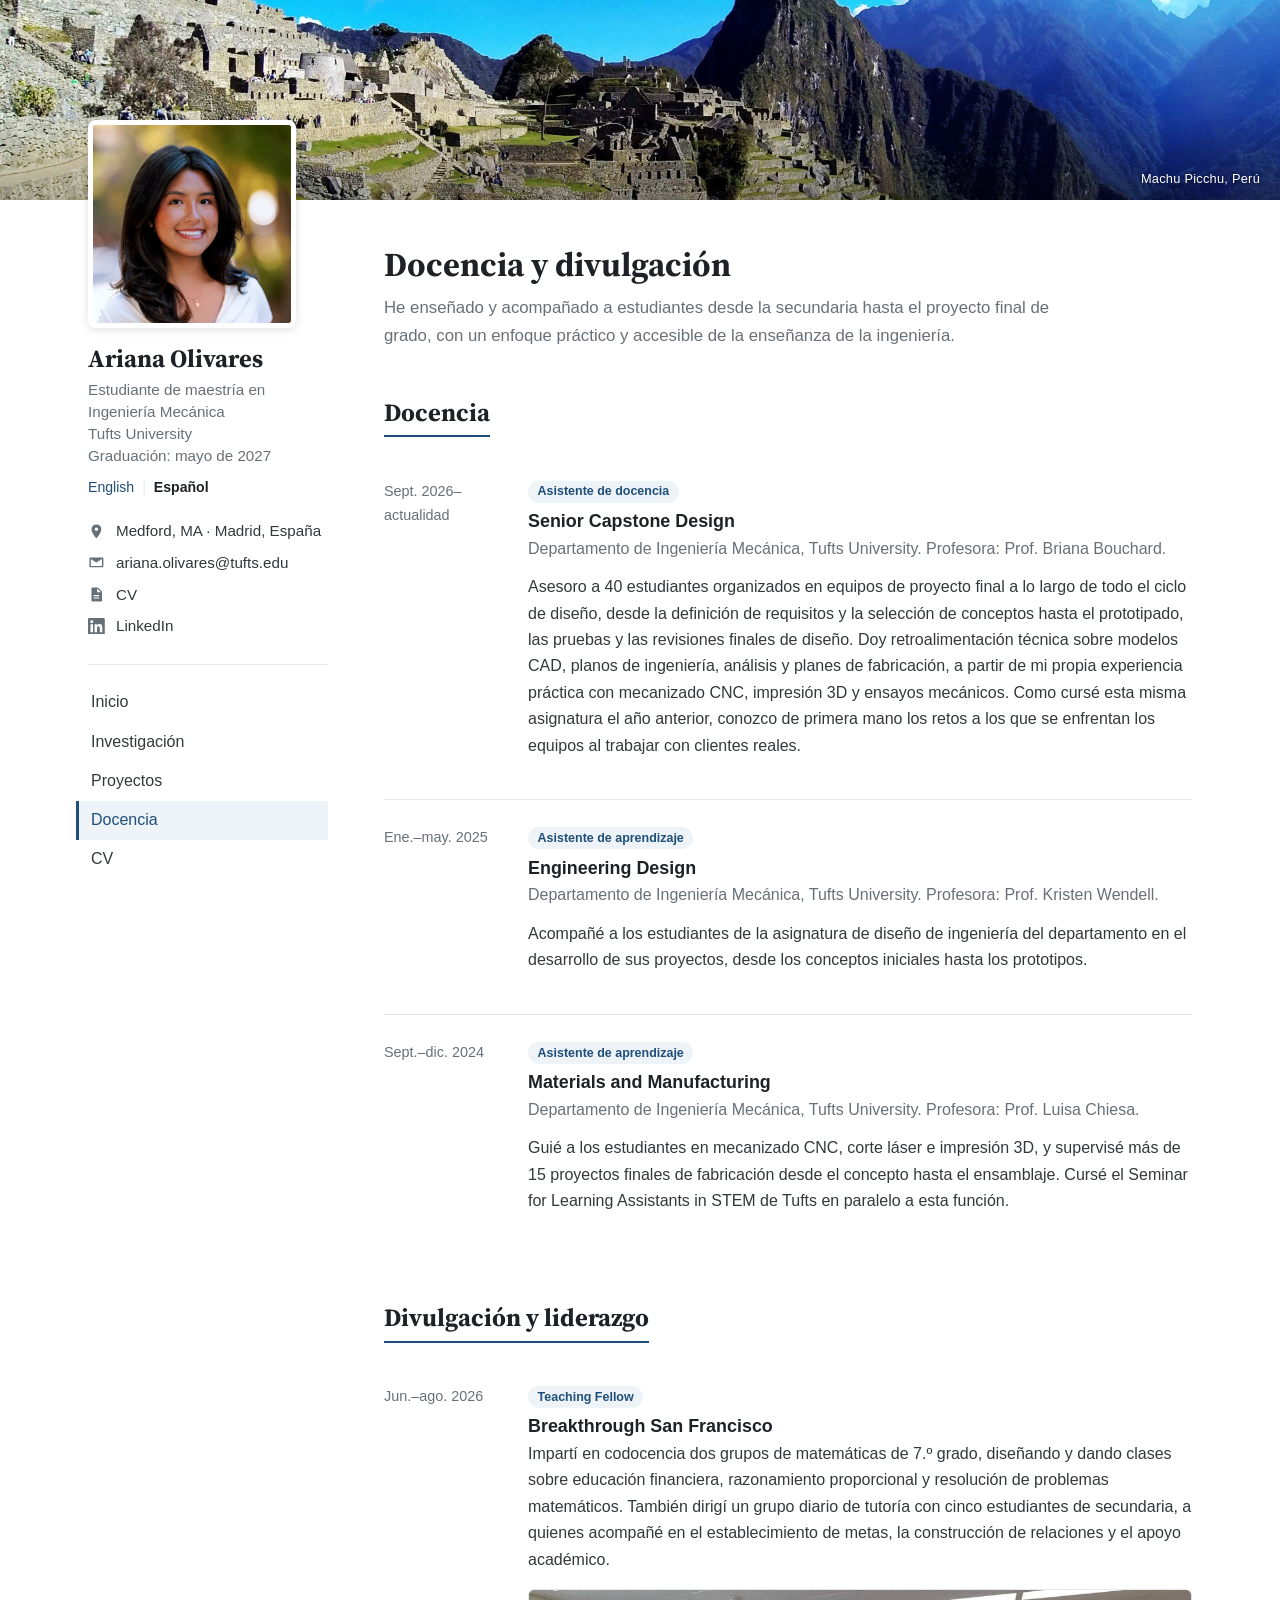
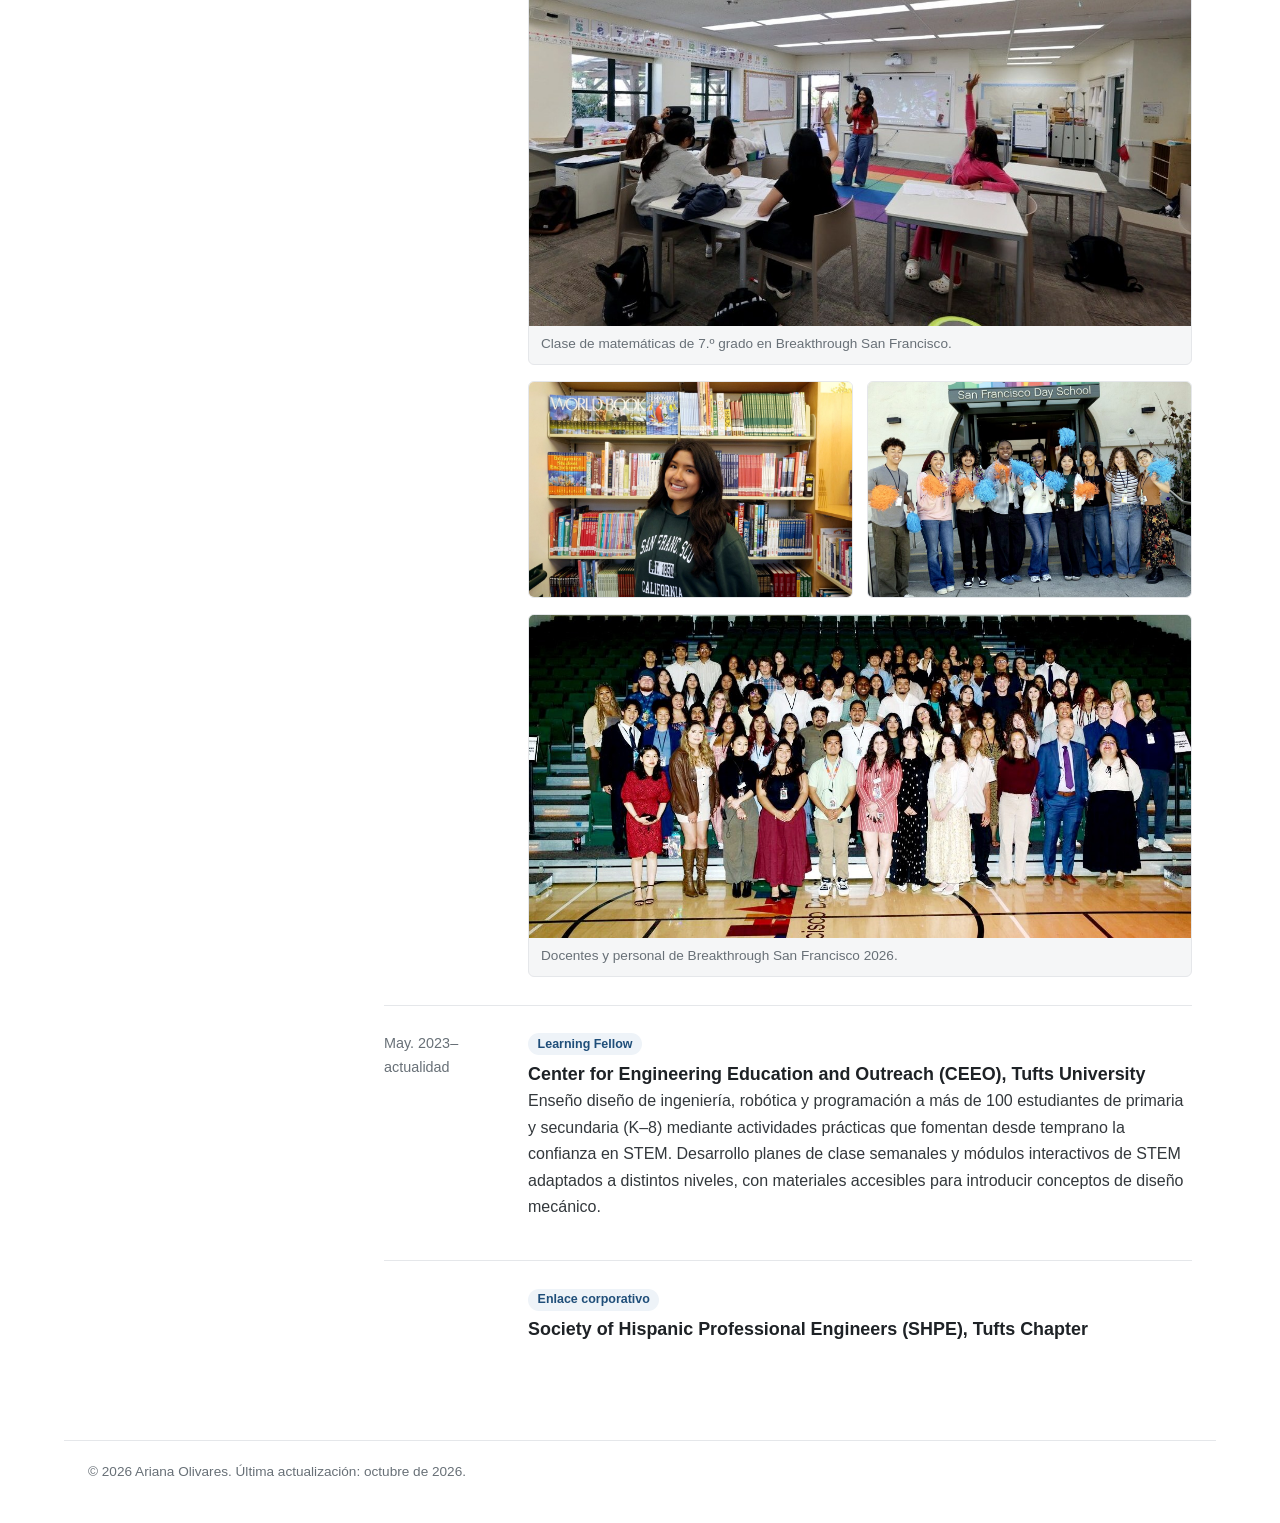
<file: teaching-es.html>
<!DOCTYPE html>
<html lang="es">
<head>
<meta charset="utf-8">
<meta name="color-scheme" content="light">
<meta name="viewport" content="width=device-width, initial-scale=1">
<title>Docencia y divulgación | Ariana Olivares</title>
<meta name="description" content="Experiencia docente y de divulgación de Ariana Olivares.">
<link rel="alternate" hreflang="en" href="teaching.html">
<link rel="alternate" hreflang="es" href="teaching-es.html">
<link rel="preconnect" href="https://fonts.googleapis.com">
<link rel="preconnect" href="https://fonts.gstatic.com" crossorigin>
<link href="https://fonts.googleapis.com/css2?family=Source+Serif+4:opsz,wght@8..60,600;8..60,700&display=swap" rel="stylesheet">
<link rel="stylesheet" href="style.css">
</head>
<body>

<div class="banner">
  <img src="banner.jpg" alt="">
  <span class="banner-caption">Machu Picchu, Perú</span>
</div>

<div class="layout">

  <aside class="sidebar" aria-label="Perfil">
    <div class="sidebar-inner">
      <img class="photo" src="profile.jpg" alt="Retrato de Ariana Olivares" width="600" height="600">
      <div>
        <p class="side-name">Ariana Olivares</p>
        <p class="side-role">Estudiante de maestría en Ingeniería Mecánica<br>Tufts University<br>Graduación: mayo de 2027</p>
        <p class="lang-switch" aria-label="Idioma"><a href="teaching.html" hreflang="en" lang="en">English</a><span class="sep" aria-hidden="true">|</span><span aria-current="true">Español</span></p>
      </div>
      <ul class="side-links">
        <li><svg viewBox="0 0 24 24" aria-hidden="true"><path d="M12 2a7 7 0 0 0-7 7c0 5.25 7 13 7 13s7-7.75 7-13a7 7 0 0 0-7-7zm0 9.5A2.5 2.5 0 1 1 12 6.5a2.5 2.5 0 0 1 0 5z"/></svg><span>Medford, MA · Madrid, España</span></li>
        <li><svg viewBox="0 0 24 24" aria-hidden="true"><path d="M3 5h18a1 1 0 0 1 1 1v12a1 1 0 0 1-1 1H3a1 1 0 0 1-1-1V6a1 1 0 0 1 1-1zm9 7.2L4 7.3V17h16V7.3l-8 4.9z"/></svg><a href="mailto:ariana.olivares@tufts.edu">ariana.olivares@tufts.edu</a></li>
        <!-- Phone: replace the number and remove the comment markers to show it
        <li><svg viewBox="0 0 24 24" aria-hidden="true"><path d="M6.6 10.8a15.1 15.1 0 0 0 6.6 6.6l2.2-2.2a1 1 0 0 1 1-.25 11.4 11.4 0 0 0 3.6.57 1 1 0 0 1 1 1V20a1 1 0 0 1-1 1A17 17 0 0 1 3 4a1 1 0 0 1 1-1h3.5a1 1 0 0 1 1 1c0 1.25.2 2.45.57 3.57a1 1 0 0 1-.25 1L6.6 10.8z"/></svg><a href="tel:+10000000000">(000) 000-0000</a></li>
        -->
        <li><svg viewBox="0 0 24 24" aria-hidden="true"><path d="M6 2h8l6 6v13a1 1 0 0 1-1 1H6a1 1 0 0 1-1-1V3a1 1 0 0 1 1-1zm7 1.5V9h5.5L13 3.5zM8 13v1.5h8V13H8zm0 3.5V18h8v-1.5H8z"/></svg><a href="cv.pdf">CV</a></li>
        <li><svg viewBox="0 0 24 24" aria-hidden="true"><path d="M20.45 20.45h-3.56v-5.57c0-1.33-.02-3.04-1.85-3.04-1.86 0-2.14 1.45-2.14 2.94v5.67H9.35V9h3.41v1.56h.05c.48-.9 1.64-1.85 3.37-1.85 3.6 0 4.27 2.37 4.27 5.46v6.28zM5.34 7.43a2.06 2.06 0 1 1 0-4.13 2.06 2.06 0 0 1 0 4.13zM7.12 20.45H3.56V9h3.56v11.45zM22.22 0H1.77C.79 0 0 .77 0 1.73v20.54C0 23.23.79 24 1.77 24h20.45c.98 0 1.78-.77 1.78-1.73V1.73C24 .77 23.2 0 22.22 0z"/></svg><a href="https://www.linkedin.com/in/ariana-olivaress">LinkedIn</a></li>
      </ul>
      <nav class="site-nav" aria-label="Sitio">
        <ul>
          <li><a href="index-es.html">Inicio</a></li>
          <li><a href="research-es.html">Investigación</a></li>
          <li><a href="projects-es.html">Proyectos</a></li>
          <li><a href="teaching-es.html" aria-current="page">Docencia</a></li>
          <li><a href="cv.pdf">CV</a></li>
        </ul>
      </nav>
    </div>
  </aside>

  <main>
    <h1>Docencia y divulgación</h1>
    <p class="lede">He enseñado y acompañado a estudiantes desde la secundaria hasta el proyecto final de grado, con un enfoque práctico y accesible de la enseñanza de la ingeniería.</p>

    <section id="teaching-experience">
      <h2>Docencia</h2>

      <article class="entry" id="capstone-ta">
        <div class="when">Sept. 2026–<br>actualidad</div>
        <div>
          <span class="tag">Asistente de docencia</span>
          <h3>Senior Capstone Design</h3>
          <p class="where">Departamento de Ingeniería Mecánica, Tufts University. Profesora: Prof. Briana Bouchard.</p>
          <p>Asesoro a 40 estudiantes organizados en equipos de proyecto final a lo largo de todo el ciclo de diseño, desde la definición de requisitos y la selección de conceptos hasta el prototipado, las pruebas y las revisiones finales de diseño. Doy retroalimentación técnica sobre modelos CAD, planos de ingeniería, análisis y planes de fabricación, a partir de mi propia experiencia práctica con mecanizado CNC, impresión 3D y ensayos mecánicos. Como cursé esta misma asignatura el año anterior, conozco de primera mano los retos a los que se enfrentan los equipos al trabajar con clientes reales.</p>
        </div>
      </article>

      <article class="entry" id="design-la">
        <div class="when">Ene.–may. 2025</div>
        <div>
          <span class="tag">Asistente de aprendizaje</span>
          <h3>Engineering Design</h3>
          <p class="where">Departamento de Ingeniería Mecánica, Tufts University. Profesora: Prof. Kristen Wendell.</p>
          <p>Acompañé a los estudiantes de la asignatura de diseño de ingeniería del departamento en el desarrollo de sus proyectos, desde los conceptos iniciales hasta los prototipos.</p>
        </div>
      </article>

      <article class="entry" id="manufacturing-la">
        <div class="when">Sept.–dic. 2024</div>
        <div>
          <span class="tag">Asistente de aprendizaje</span>
          <h3>Materials and Manufacturing</h3>
          <p class="where">Departamento de Ingeniería Mecánica, Tufts University. Profesora: Prof. Luisa Chiesa.</p>
          <p>Guié a los estudiantes en mecanizado CNC, corte láser e impresión 3D, y supervisé más de 15 proyectos finales de fabricación desde el concepto hasta el ensamblaje. Cursé el Seminar for Learning Assistants in STEM de Tufts en paralelo a esta función.</p>
        </div>
      </article>
    </section>

    <section id="outreach">
      <h2>Divulgación y liderazgo</h2>

      <article class="entry" id="breakthrough">
        <div class="when">Jun.–ago. 2026</div>
        <div>
          <span class="tag">Teaching Fellow</span>
          <h3>Breakthrough San Francisco</h3>
          <p>Impartí en codocencia dos grupos de matemáticas de 7.º grado, diseñando y dando clases sobre educación financiera, razonamiento proporcional y resolución de problemas matemáticos. También dirigí un grupo diario de tutoría con cinco estudiantes de secundaria, a quienes acompañé en el establecimiento de metas, la construcción de relaciones y el apoyo académico.</p>
          <div class="gallery one">
            <figure>
              <img src="teaching-breakthrough-classroom.jpg" alt="Ariana dando una clase de matemáticas de 7.º grado en Breakthrough San Francisco">
              <figcaption>Clase de matemáticas de 7.º grado en Breakthrough San Francisco.</figcaption>
            </figure>
          </div>
          <div class="gallery even">
            <figure>
              <img src="teaching-breakthrough-portrait.jpg" alt="Ariana en la biblioteca de San Francisco Day School">
            </figure>
            <figure>
              <img src="teaching-breakthrough-fellows.jpg" alt="Docentes de Breakthrough San Francisco frente a San Francisco Day School">
            </figure>
          </div>
          <div class="gallery one">
            <figure>
              <img src="teaching-breakthrough-cohort.jpg" alt="Docentes y personal de Breakthrough San Francisco 2026">
              <figcaption>Docentes y personal de Breakthrough San Francisco 2026.</figcaption>
            </figure>
          </div>
        </div>
      </article>

      <article class="entry" id="ceeo">
        <div class="when">May. 2023–<br>actualidad</div>
        <div>
          <span class="tag">Learning Fellow</span>
          <h3>Center for Engineering Education and Outreach (CEEO), Tufts University</h3>
          <p>Enseño diseño de ingeniería, robótica y programación a más de 100 estudiantes de primaria y secundaria (K–8) mediante actividades prácticas que fomentan desde temprano la confianza en STEM. Desarrollo planes de clase semanales y módulos interactivos de STEM adaptados a distintos niveles, con materiales accesibles para introducir conceptos de diseño mecánico.</p>
        </div>
      </article>

      <article class="entry" id="shpe">
        <div class="when"><!-- Add dates --></div>
        <div>
          <span class="tag">Enlace corporativo</span>
          <h3>Society of Hispanic Professional Engineers (SHPE), Tufts Chapter</h3>
        </div>
      </article>
    </section>
  </main>

</div>

<footer>
  © 2026 Ariana Olivares. Última actualización: octubre de 2026.
</footer>

</body>
</html>
</file>
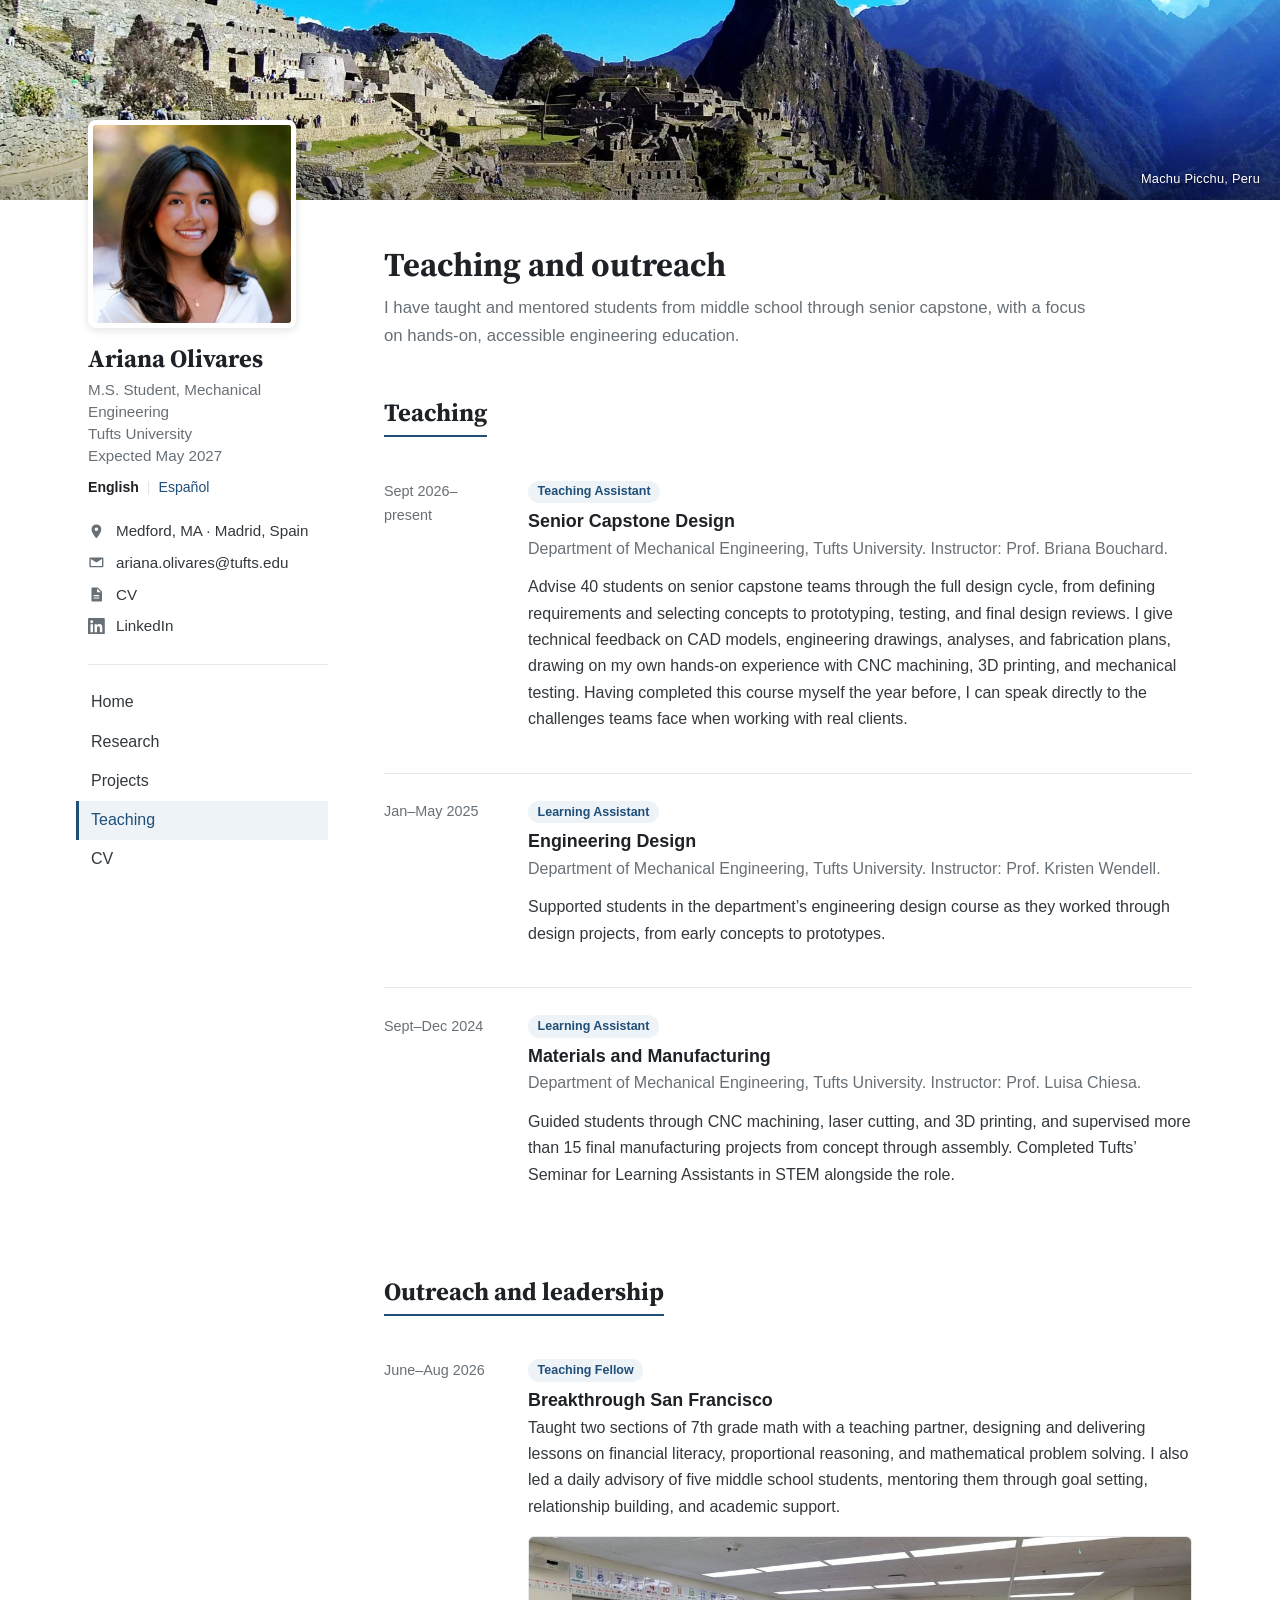
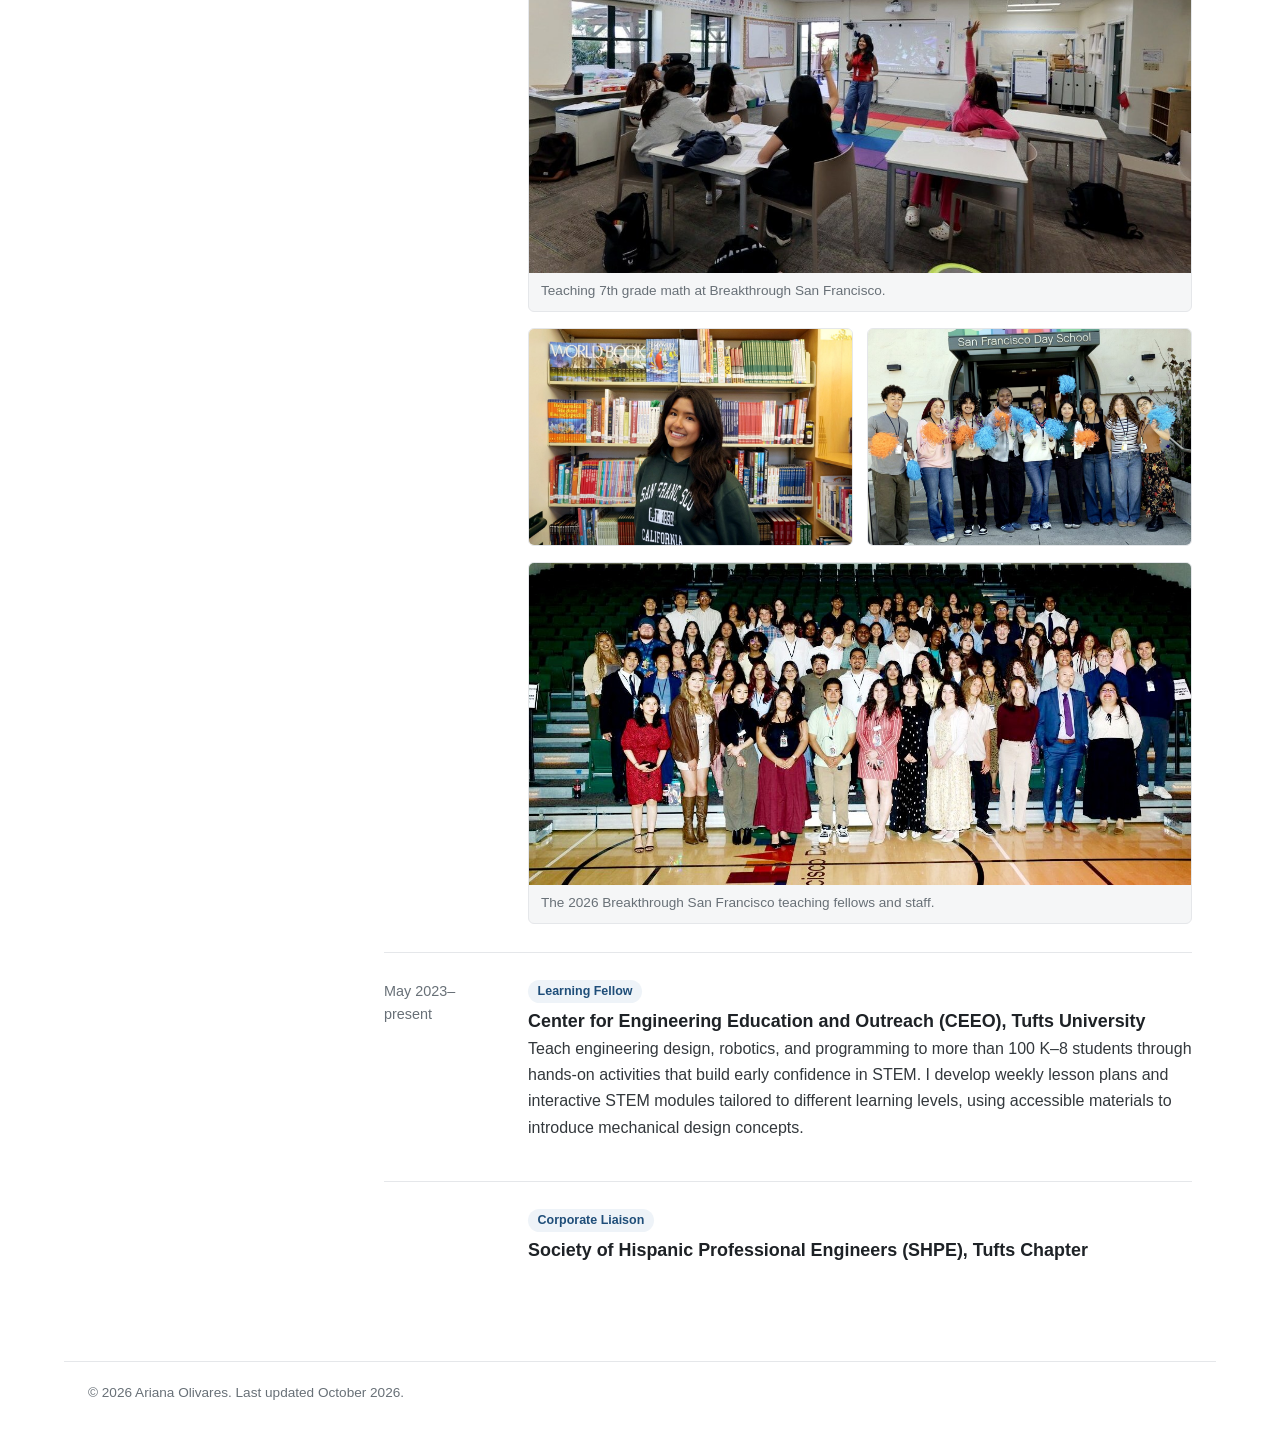
<file: teaching.html>
<!DOCTYPE html>
<html lang="en">
<head>
<meta charset="utf-8">
<meta name="color-scheme" content="light">
<meta name="viewport" content="width=device-width, initial-scale=1">
<title>Teaching and Outreach | Ariana Olivares</title>
<meta name="description" content="Teaching and outreach experience of Ariana Olivares.">
<link rel="alternate" hreflang="en" href="teaching.html">
<link rel="alternate" hreflang="es" href="teaching-es.html">
<link rel="preconnect" href="https://fonts.googleapis.com">
<link rel="preconnect" href="https://fonts.gstatic.com" crossorigin>
<link href="https://fonts.googleapis.com/css2?family=Source+Serif+4:opsz,wght@8..60,600;8..60,700&display=swap" rel="stylesheet">
<link rel="stylesheet" href="style.css">
</head>
<body>

<div class="banner">
  <img src="banner.jpg" alt="">
  <span class="banner-caption">Machu Picchu, Peru</span>
</div>

<div class="layout">

  <aside class="sidebar" aria-label="Profile">
    <div class="sidebar-inner">
      <img class="photo" src="profile.jpg" alt="Portrait of Ariana Olivares" width="600" height="600">
      <div>
        <p class="side-name">Ariana Olivares</p>
        <p class="side-role">M.S. Student, Mechanical Engineering<br>Tufts University<br>Expected May 2027</p>
        <p class="lang-switch" aria-label="Language"><span aria-current="true">English</span><span class="sep" aria-hidden="true">|</span><a href="teaching-es.html" hreflang="es" lang="es">Español</a></p>
      </div>
      <ul class="side-links">
        <li><svg viewBox="0 0 24 24" aria-hidden="true"><path d="M12 2a7 7 0 0 0-7 7c0 5.25 7 13 7 13s7-7.75 7-13a7 7 0 0 0-7-7zm0 9.5A2.5 2.5 0 1 1 12 6.5a2.5 2.5 0 0 1 0 5z"/></svg><span>Medford, MA · Madrid, Spain</span></li>
        <li><svg viewBox="0 0 24 24" aria-hidden="true"><path d="M3 5h18a1 1 0 0 1 1 1v12a1 1 0 0 1-1 1H3a1 1 0 0 1-1-1V6a1 1 0 0 1 1-1zm9 7.2L4 7.3V17h16V7.3l-8 4.9z"/></svg><a href="mailto:ariana.olivares@tufts.edu">ariana.olivares@tufts.edu</a></li>
        <!-- Phone: replace the number and remove the comment markers to show it
        <li><svg viewBox="0 0 24 24" aria-hidden="true"><path d="M6.6 10.8a15.1 15.1 0 0 0 6.6 6.6l2.2-2.2a1 1 0 0 1 1-.25 11.4 11.4 0 0 0 3.6.57 1 1 0 0 1 1 1V20a1 1 0 0 1-1 1A17 17 0 0 1 3 4a1 1 0 0 1 1-1h3.5a1 1 0 0 1 1 1c0 1.25.2 2.45.57 3.57a1 1 0 0 1-.25 1L6.6 10.8z"/></svg><a href="tel:+10000000000">(000) 000-0000</a></li>
        -->
        <li><svg viewBox="0 0 24 24" aria-hidden="true"><path d="M6 2h8l6 6v13a1 1 0 0 1-1 1H6a1 1 0 0 1-1-1V3a1 1 0 0 1 1-1zm7 1.5V9h5.5L13 3.5zM8 13v1.5h8V13H8zm0 3.5V18h8v-1.5H8z"/></svg><a href="cv.pdf">CV</a></li>
        <li><svg viewBox="0 0 24 24" aria-hidden="true"><path d="M20.45 20.45h-3.56v-5.57c0-1.33-.02-3.04-1.85-3.04-1.86 0-2.14 1.45-2.14 2.94v5.67H9.35V9h3.41v1.56h.05c.48-.9 1.64-1.85 3.37-1.85 3.6 0 4.27 2.37 4.27 5.46v6.28zM5.34 7.43a2.06 2.06 0 1 1 0-4.13 2.06 2.06 0 0 1 0 4.13zM7.12 20.45H3.56V9h3.56v11.45zM22.22 0H1.77C.79 0 0 .77 0 1.73v20.54C0 23.23.79 24 1.77 24h20.45c.98 0 1.78-.77 1.78-1.73V1.73C24 .77 23.2 0 22.22 0z"/></svg><a href="https://www.linkedin.com/in/ariana-olivaress">LinkedIn</a></li>
      </ul>
      <nav class="site-nav" aria-label="Site">
        <ul>
          <li><a href="index.html">Home</a></li>
          <li><a href="research.html">Research</a></li>
          <li><a href="projects.html">Projects</a></li>
          <li><a href="teaching.html" aria-current="page">Teaching</a></li>
          <li><a href="cv.pdf">CV</a></li>
        </ul>
      </nav>
    </div>
  </aside>

  <main>
    <h1>Teaching and outreach</h1>
    <p class="lede">I have taught and mentored students from middle school through senior capstone, with a focus on hands-on, accessible engineering education.</p>

    <section id="teaching-experience">
      <h2>Teaching</h2>

      <article class="entry" id="capstone-ta">
        <div class="when">Sept 2026–<br>present</div>
        <div>
          <span class="tag">Teaching Assistant</span>
          <h3>Senior Capstone Design</h3>
          <p class="where">Department of Mechanical Engineering, Tufts University. Instructor: Prof. Briana Bouchard.</p>
          <p>Advise 40 students on senior capstone teams through the full design cycle, from defining requirements and selecting concepts to prototyping, testing, and final design reviews. I give technical feedback on CAD models, engineering drawings, analyses, and fabrication plans, drawing on my own hands-on experience with CNC machining, 3D printing, and mechanical testing. Having completed this course myself the year before, I can speak directly to the challenges teams face when working with real clients.</p>
        </div>
      </article>

      <article class="entry" id="design-la">
        <div class="when">Jan–May 2025</div>
        <div>
          <span class="tag">Learning Assistant</span>
          <h3>Engineering Design</h3>
          <p class="where">Department of Mechanical Engineering, Tufts University. Instructor: Prof. Kristen Wendell.</p>
          <p>Supported students in the department’s engineering design course as they worked through design projects, from early concepts to prototypes.</p>
        </div>
      </article>

      <article class="entry" id="manufacturing-la">
        <div class="when">Sept–Dec 2024</div>
        <div>
          <span class="tag">Learning Assistant</span>
          <h3>Materials and Manufacturing</h3>
          <p class="where">Department of Mechanical Engineering, Tufts University. Instructor: Prof. Luisa Chiesa.</p>
          <p>Guided students through CNC machining, laser cutting, and 3D printing, and supervised more than 15 final manufacturing projects from concept through assembly. Completed Tufts’ Seminar for Learning Assistants in STEM alongside the role.</p>
        </div>
      </article>
    </section>

    <section id="outreach">
      <h2>Outreach and leadership</h2>

      <article class="entry" id="breakthrough">
        <div class="when">June–Aug 2026</div>
        <div>
          <span class="tag">Teaching Fellow</span>
          <h3>Breakthrough San Francisco</h3>
          <p>Taught two sections of 7th grade math with a teaching partner, designing and delivering lessons on financial literacy, proportional reasoning, and mathematical problem solving. I also led a daily advisory of five middle school students, mentoring them through goal setting, relationship building, and academic support.</p>
          <div class="gallery one">
            <figure>
              <img src="teaching-breakthrough-classroom.jpg" alt="Ariana teaching a 7th grade math class at Breakthrough San Francisco">
              <figcaption>Teaching 7th grade math at Breakthrough San Francisco.</figcaption>
            </figure>
          </div>
          <div class="gallery even">
            <figure>
              <img src="teaching-breakthrough-portrait.jpg" alt="Ariana in the school library at San Francisco Day School">
            </figure>
            <figure>
              <img src="teaching-breakthrough-fellows.jpg" alt="Breakthrough San Francisco teaching fellows outside San Francisco Day School">
            </figure>
          </div>
          <div class="gallery one">
            <figure>
              <img src="teaching-breakthrough-cohort.jpg" alt="Breakthrough San Francisco 2026 teaching fellows and staff">
              <figcaption>The 2026 Breakthrough San Francisco teaching fellows and staff.</figcaption>
            </figure>
          </div>
        </div>
      </article>

      <article class="entry" id="ceeo">
        <div class="when">May 2023–<br>present</div>
        <div>
          <span class="tag">Learning Fellow</span>
          <h3>Center for Engineering Education and Outreach (CEEO), Tufts University</h3>
          <p>Teach engineering design, robotics, and programming to more than 100 K–8 students through hands-on activities that build early confidence in STEM. I develop weekly lesson plans and interactive STEM modules tailored to different learning levels, using accessible materials to introduce mechanical design concepts.</p>
        </div>
      </article>

      <article class="entry" id="shpe">
        <div class="when"><!-- Add dates --></div>
        <div>
          <span class="tag">Corporate Liaison</span>
          <h3>Society of Hispanic Professional Engineers (SHPE), Tufts Chapter</h3>
        </div>
      </article>
    </section>
  </main>

</div>

<footer>
  © 2026 Ariana Olivares. Last updated October 2026.
</footer>

</body>
</html>
</file>
<file: style.css>
:root {
  color-scheme: light;
  --bg: #FFFFFF;
  --ink: #33383C;
  --strong: #1E2226;
  --muted: #687077;
  --rule: #E5E7EA;
  --accent: #1F4E79;
  --accent-soft: #EEF3F8;
  --figure-bg: #F5F6F7;
  --serif: "Source Serif 4", Georgia, "Times New Roman", serif;
}
*, *::before, *::after { box-sizing: border-box; }
html { -webkit-text-size-adjust: 100%; scroll-padding-top: 1.5rem; }
body {
  margin: 0;
  background: var(--bg);
  color: var(--ink);
  font-family: -apple-system, BlinkMacSystemFont, "Helvetica Neue", "Segoe UI", Arial, sans-serif;
  font-size: 1rem;
  line-height: 1.65;
}
img, video { max-width: 100%; height: auto; display: block; }
a { color: var(--accent); text-decoration: none; }
a:hover { text-decoration: underline; text-underline-offset: 3px; }
a:focus-visible { outline: 2px solid var(--accent); outline-offset: 3px; border-radius: 2px; }
p { margin: 0 0 1rem; }

/* Banner */
.banner {
  position: relative;
  height: clamp(130px, 16vw, 200px);
  overflow: hidden;
  background: #2E3B45;
}
.banner.tall { height: clamp(170px, 24vw, 300px); }
.banner img { width: 100%; height: 100%; object-fit: cover; object-position: center 40%; }
.banner::after {
  content: "";
  position: absolute;
  inset: 0;
  background: linear-gradient(to bottom, rgba(0,0,0,0) 55%, rgba(0,0,0,0.28));
  pointer-events: none;
}
.banner-caption {
  position: absolute;
  right: 1.25rem;
  bottom: 0.7rem;
  z-index: 1;
  color: #fff;
  font-size: 0.8rem;
  letter-spacing: 0.02em;
  text-shadow: 0 1px 3px rgba(0,0,0,0.5);
}

/* Layout */
.layout {
  max-width: 72rem;
  margin: 0 auto;
  padding: 0 1.5rem 4.5rem;
  display: grid;
  grid-template-columns: 15rem minmax(0, 1fr);
  gap: 3.5rem;
}
main { padding-top: 2.75rem; min-width: 0; }

/* Sidebar */
.sidebar { margin-top: -5rem; position: relative; z-index: 2; }
.sidebar-inner { position: sticky; top: 1.5rem; }
.photo {
  width: 100%;
  max-width: 13rem;
  aspect-ratio: 1 / 1;
  object-fit: cover;
  border-radius: 8px;
  border: 5px solid #fff;
  box-shadow: 0 2px 10px rgba(0,0,0,0.12);
  background: #fff;
}
.side-name {
  font-family: var(--serif);
  color: var(--strong);
  font-size: 1.55rem;
  font-weight: 700;
  line-height: 1.2;
  margin: 1rem 0 0.3rem;
}
.side-role { color: var(--muted); font-size: 0.95rem; margin: 0 0 1rem; line-height: 1.45; }
.side-links { list-style: none; padding: 0; margin: 0; font-size: 0.95rem; }
.side-links li { display: flex; align-items: flex-start; gap: 0.7rem; padding: 0.3rem 0; line-height: 1.45; }
.side-links svg { margin-top: 0.15rem; }
.side-links svg { width: 1.05rem; height: 1.05rem; flex-shrink: 0; fill: var(--muted); }
.side-links a { color: var(--ink); }
.side-links a:hover { color: var(--accent); }

.site-nav { margin-top: 1.4rem; padding-top: 1.1rem; border-top: 1px solid var(--rule); }
.site-nav ul { list-style: none; padding: 0; margin: 0; }
.site-nav a {
  display: block;
  padding: 0.4rem 0.75rem;
  margin-left: -0.75rem;
  border-left: 3px solid transparent;
  color: var(--ink);
  font-weight: 500;
}
.site-nav a:hover { color: var(--accent); background: var(--accent-soft); text-decoration: none; }
.site-nav a[aria-current="page"] { color: var(--accent); border-left-color: var(--accent); background: var(--accent-soft); }

/* Headings */
h1 {
  font-family: var(--serif);
  color: var(--strong);
  font-size: 2.1rem;
  line-height: 1.2;
  margin: 0 0 0.6rem;
}
.lede { color: var(--muted); font-size: 1.05rem; max-width: 44rem; margin-bottom: 1.5rem; }
section { margin-top: 3rem; }
section:first-child { margin-top: 0; }
h2 {
  font-family: var(--serif);
  color: var(--strong);
  font-size: 1.55rem;
  font-weight: 700;
  line-height: 1.25;
  margin: 0 0 1rem;
  padding-bottom: 0.45rem;
  border-bottom: 2px solid var(--accent);
  display: inline-block;
}
.prose p { font-size: 1.05rem; max-width: 46rem; }

/* Cards on the home page */
.cards {
  display: grid;
  grid-template-columns: repeat(auto-fill, minmax(14rem, 1fr));
  gap: 1.25rem;
}
.card {
  display: flex;
  flex-direction: column;
  border: 1px solid var(--rule);
  border-radius: 8px;
  overflow: hidden;
  color: var(--ink);
  background: #fff;
  transition: box-shadow 0.15s ease, border-color 0.15s ease;
}
.card:hover { text-decoration: none; border-color: #C9D3DD; box-shadow: 0 4px 14px rgba(31,78,121,0.12); }
.card img { width: 100%; aspect-ratio: 16 / 10; object-fit: cover; background: var(--figure-bg); }
.card-body { padding: 0.9rem 1rem 1.1rem; }
.card-kicker { font-size: 0.82rem; color: var(--muted); margin: 0 0 0.2rem; }
.card-title { color: var(--strong); font-weight: 600; line-height: 1.35; margin: 0 0 0.35rem; }
.card-text { font-size: 0.92rem; margin: 0; }
.card-more { display: inline-block; margin-top: 0.6rem; font-size: 0.9rem; font-weight: 500; color: var(--accent); }

/* Entries */
.entry {
  display: grid;
  grid-template-columns: 7.5rem minmax(0, 1fr);
  gap: 0 1.5rem;
  padding: 1.5rem 0;
  border-bottom: 1px solid var(--rule);
}
.entry:last-of-type { border-bottom: none; }
.when { font-size: 0.9rem; color: var(--muted); padding-top: 0.15rem; }
.entry h3 { color: var(--strong); font-size: 1.12rem; line-height: 1.35; margin: 0 0 0.15rem; }
.where { color: var(--muted); margin: 0 0 0.75rem; }
.tag {
  display: inline-block;
  font-size: 0.78rem;
  font-weight: 600;
  color: var(--accent);
  background: var(--accent-soft);
  border-radius: 999px;
  padding: 0.05rem 0.6rem;
  margin-bottom: 0.4rem;
}

/* Figures */
.gallery { display: grid; grid-template-columns: repeat(2, minmax(0, 1fr)); gap: 0.9rem; margin: 1rem 0 0.25rem; align-items: start; }
.gallery.one { grid-template-columns: 1fr; }
figure {
  margin: 0;
  background: var(--figure-bg);
  border: 1px solid var(--rule);
  border-radius: 6px;
  overflow: hidden;
}
figure img, figure video { width: 100%; }
figcaption { font-size: 0.85rem; color: var(--muted); padding: 0.45rem 0.75rem 0.55rem; }

/* Poster link */
.poster {
  display: flex;
  align-items: center;
  gap: 1rem;
  margin-top: 1rem;
  padding: 0.7rem;
  border: 1px solid var(--rule);
  border-radius: 6px;
  color: var(--ink);
  max-width: 30rem;
}
.poster:hover { text-decoration: none; border-color: #C9D3DD; background: var(--accent-soft); }
.poster img { width: 7.5rem; border: 1px solid var(--rule); border-radius: 3px; flex-shrink: 0; }
.poster strong { display: block; color: var(--strong); line-height: 1.35; }
.poster span { font-size: 0.88rem; color: var(--accent); font-weight: 500; }

/* Simple lists */
.plain { list-style: none; padding: 0; margin: 0; }
.plain li { padding: 0.7rem 0; border-bottom: 1px solid var(--rule); }
.plain li:last-child { border-bottom: none; }
.plain strong { color: var(--strong); }
.plain .detail { color: var(--muted); }
.note { margin-top: 1.25rem; color: var(--muted); }

footer {
  max-width: 72rem;
  margin: 0 auto;
  padding: 1.25rem 1.5rem 2.5rem;
  border-top: 1px solid var(--rule);
  font-size: 0.85rem;
  color: var(--muted);
}

@media (max-width: 820px) {
  .layout { grid-template-columns: 1fr; gap: 0; }
  .sidebar { margin-top: -3.5rem; }
  .sidebar-inner { position: static; display: grid; grid-template-columns: 8rem 1fr; gap: 0 1.25rem; align-items: start; }
  .sidebar-inner > div { padding-top: 3.9rem; }
  .banner-caption { display: none; }
  .photo { max-width: 8rem; border-width: 4px; }
  .side-name { margin-top: 0; font-size: 1.35rem; }
  .side-role { margin-bottom: 0; }
  .side-links { grid-column: 1 / -1; display: flex; flex-wrap: wrap; gap: 0 1.25rem; margin-top: 1rem; }
  .site-nav { grid-column: 1 / -1; margin-top: 1rem; padding-top: 0.75rem; }
  .site-nav ul { display: flex; flex-wrap: wrap; gap: 0.4rem; }
  .site-nav a { margin-left: 0; border-left: none; border: 1px solid var(--rule); border-radius: 999px; padding: 0.25rem 0.9rem; }
  .site-nav a[aria-current="page"] { border-color: var(--accent); }
  main { padding-top: 2rem; }
}
@media (max-width: 600px) {
  .entry { grid-template-columns: 1fr; }
  .when { margin-bottom: 0.3rem; }
  .gallery { grid-template-columns: 1fr; }
  h1 { font-size: 1.75rem; }
  .poster img { width: 5.5rem; }
}
@media (prefers-reduced-motion: reduce) {
  .card { transition: none; }
}

/* Highlights (text cards) */
.highlights { display: grid; grid-template-columns: repeat(2, minmax(0, 1fr)); gap: 1rem; max-width: 46rem; }
@media (max-width: 600px) { .highlights { grid-template-columns: 1fr; } }
.highlight {
  display: block;
  border: 1px solid var(--rule);
  border-top: 3px solid var(--accent);
  border-radius: 6px;
  padding: 1rem 1.1rem 1.1rem;
  color: var(--ink);
  background: #fff;
  transition: box-shadow 0.15s ease, background 0.15s ease;
}
.highlight:hover { text-decoration: none; background: var(--accent-soft); box-shadow: 0 3px 12px rgba(31,78,121,0.10); }
.highlight .card-kicker { text-transform: uppercase; letter-spacing: 0.06em; font-size: 0.74rem; font-weight: 600; color: var(--accent); }
.highlight .card-title { font-family: var(--serif); font-size: 1.12rem; }
.highlight .card-more::after { content: " →"; }

/* Publications */
.pubs { list-style: none; padding: 0; margin: 0 0 1rem; }
.pubs li { padding: 1rem 1.1rem; border: 1px solid var(--rule); border-left: 3px solid var(--accent); border-radius: 6px; background: #fff; }
.pub-title { display: block; color: var(--strong); font-weight: 600; font-size: 1.05rem; margin-bottom: 0.2rem; }
.pub-authors { color: var(--ink); font-size: 0.95rem; }
.pub-venue { color: var(--muted); font-style: italic; font-size: 0.95rem; }
.pub-links { margin-top: 0.5rem; display: flex; flex-wrap: wrap; gap: 0.5rem; }
.pill {
  display: inline-block;
  font-size: 0.85rem;
  font-weight: 500;
  border: 1px solid #C9D3DD;
  border-radius: 999px;
  padding: 0.12rem 0.75rem;
}
.pill:hover { background: var(--accent-soft); text-decoration: none; }
.links-row { display: flex; flex-wrap: wrap; gap: 0.5rem; margin: 0.25rem 0 0.75rem; }

/* Documents (report, slides) */
.docs { display: flex; flex-wrap: wrap; gap: 0.75rem; }
.docs .poster { margin-top: 1rem; flex: 1 1 18rem; }

/* Slide viewer */
.slides { margin-top: 1rem; border: 1px solid var(--rule); border-radius: 6px; overflow: hidden; background: var(--figure-bg); }
.slides img { width: 100%; aspect-ratio: 16 / 9; object-fit: contain; background: #fff; }
.slides-bar { display: flex; align-items: center; justify-content: space-between; gap: 0.75rem; padding: 0.5rem 0.75rem; border-top: 1px solid var(--rule); }
.slides-bar button {
  font: inherit;
  font-size: 0.9rem;
  font-weight: 500;
  color: var(--accent);
  background: #fff;
  border: 1px solid #C9D3DD;
  border-radius: 999px;
  padding: 0.25rem 0.9rem;
  cursor: pointer;
}
.slides-bar button:hover { background: var(--accent-soft); }
.slides-bar button:focus-visible { outline: 2px solid var(--accent); outline-offset: 2px; }
.slides-count { font-size: 0.85rem; color: var(--muted); }

/* Embedded video */
.video-embed { position: relative; aspect-ratio: 16 / 9; background: #000; }
.video-embed iframe { position: absolute; inset: 0; width: 100%; height: 100%; border: 0; }
.gallery.even img { aspect-ratio: 3 / 2; object-fit: cover; }

/* Language switch */
.lang-switch { margin: -0.4rem 0 1rem; font-size: 0.88rem; color: var(--muted); }
.lang-switch a { color: var(--accent); font-weight: 500; }
.lang-switch span[aria-current] { color: var(--strong); font-weight: 600; }
.lang-switch .sep { margin: 0 0.5rem; color: var(--rule); }
@media (max-width: 820px) { .lang-switch { margin: 0.5rem 0 0; } }

/* Archive callout */
.archive-callout {
  margin-top: 2.5rem;
  display: flex;
  align-items: center;
  justify-content: space-between;
  gap: 1.25rem 2rem;
  flex-wrap: wrap;
  padding: 1.4rem 1.6rem;
  background: var(--accent-soft);
  border: 1px solid #D5E0EB;
  border-left: 4px solid var(--accent);
  border-radius: 8px;
}
.archive-callout h2 { border: none; padding: 0; margin: 0 0 0.35rem; font-size: 1.3rem; display: block; }
.archive-callout p { margin: 0; max-width: 32rem; }
.archive-btn {
  display: inline-block;
  flex-shrink: 0;
  background: var(--accent);
  color: #fff;
  font-weight: 600;
  padding: 0.6rem 1.2rem;
  border-radius: 999px;
}
.archive-btn:hover { background: #163A5B; color: #fff; text-decoration: none; }
.archive-btn:focus-visible { outline-offset: 3px; }
</file>
